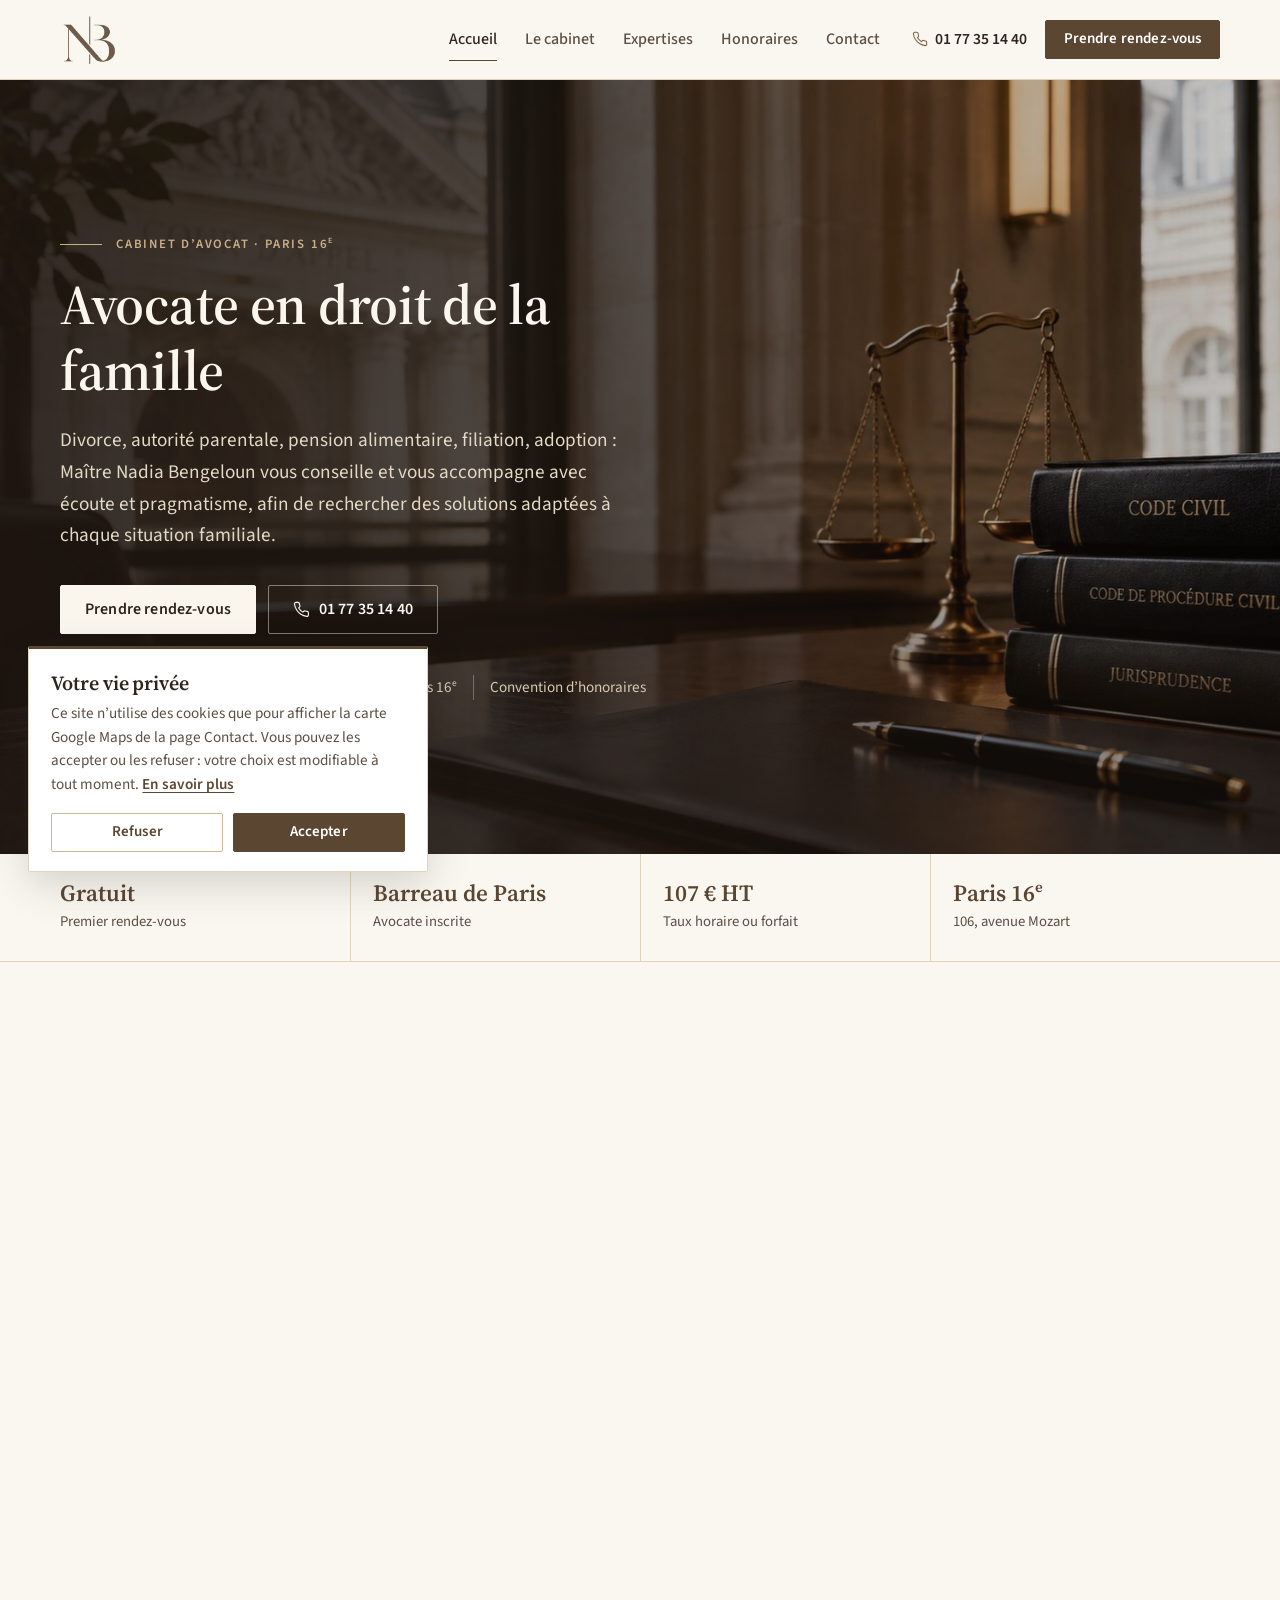
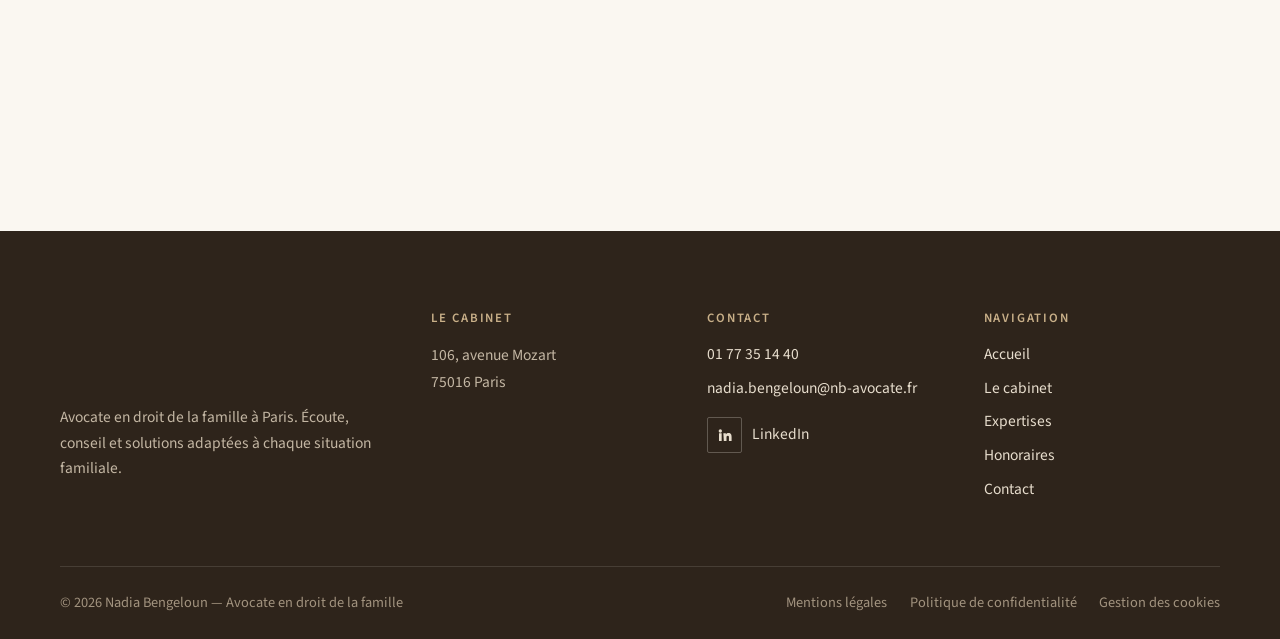
<file: index.html>
<!doctype html>
<html lang="fr">
<head>
  <meta charset="utf-8" />
  <meta name="viewport" content="width=device-width,initial-scale=1" />
  <meta http-equiv="Content-Security-Policy" content="default-src 'self'; script-src 'self'; style-src 'self'; img-src 'self' data:; font-src 'self'; connect-src 'self' https://formspree.io; form-action 'self' https://formspree.io; frame-src https://maps.google.com https://www.google.com; object-src 'none'; base-uri 'self'; upgrade-insecure-requests" />
  <meta name="referrer" content="strict-origin-when-cross-origin" />
  <title>Nadia Bengeloun — Avocate en droit de la famille à Paris</title>
  <meta name="description" content="Nadia Bengeloun, avocate en droit de la famille à Paris 16e : divorce, autorité parentale, pension alimentaire, filiation, adoption et protection des personnes. Premier rendez-vous gratuit." />
  <link rel="canonical" href="https://nb-avocate.fr/" />
  <meta property="og:type" content="website" />
  <meta property="og:title" content="Nadia Bengeloun — Avocate en droit de la famille à Paris" />
  <meta property="og:description" content="Nadia Bengeloun, avocate en droit de la famille à Paris 16e : divorce, autorité parentale, pension alimentaire, filiation, adoption et protection des personnes. Premier rendez-vous gratuit." />
  <meta property="og:image" content="https://nb-avocate.fr/Logo/home.jpg" />
  <meta name="theme-color" content="#f8f4ec" />
  <link rel="preload" href="fonts/source-serif-4.woff2" as="font" type="font/woff2" crossorigin>
  <link rel="preload" href="fonts/source-sans-3.woff2" as="font" type="font/woff2" crossorigin>
  <link rel="stylesheet" href="css/styles.css">
  <link rel="icon" type="image/png" href="Logo/favicon.png">
</head>
<body>
  <a class="skip-link" href="#contenu">Aller au contenu</a>
  <header class="site-header">
    <div class="wrap">
      <a class="brand" href="index.html" aria-label="Nadia Bengeloun, avocate — accueil">
        <img src="Logo/nb-mark.png" alt="" width="200" height="174">
      </a>
      <nav id="primary-navigation" class="nav" aria-label="Navigation principale">
        <a href="index.html" aria-current="page">Accueil</a><a href="about.html">Le cabinet</a><a href="practice.html">Expertises</a><a href="honoraires.html">Honoraires</a><a href="contact.html">Contact</a>
        <a class="btn btn--primary" href="contact.html">Prendre rendez-vous</a>
      </nav>
      <div class="header-actions">
        <a class="header-phone" href="tel:+33177351440" aria-label="Appeler le cabinet au 01 77 35 14 40"><svg viewBox="0 0 24 24" fill="none" stroke="currentColor" stroke-width="1.6" stroke-linecap="round" stroke-linejoin="round" aria-hidden="true"><path d="M22 16.92v3a2 2 0 0 1-2.18 2 19.79 19.79 0 0 1-8.63-3.07 19.5 19.5 0 0 1-6-6 19.79 19.79 0 0 1-3.07-8.67A2 2 0 0 1 4.11 2h3a2 2 0 0 1 2 1.72c.13.96.36 1.9.7 2.81a2 2 0 0 1-.45 2.11L8.09 9.91a16 16 0 0 0 6 6l1.27-1.27a2 2 0 0 1 2.11-.45c.91.34 1.850.57 2.81.7A2 2 0 0 1 22 16.92z"/></svg><span>01 77 35 14 40</span></a>
        <a class="btn btn--primary btn--sm" href="contact.html">Prendre rendez-vous</a>
        <button class="menu-toggle" type="button" aria-expanded="false" aria-controls="primary-navigation" aria-label="Ouvrir le menu"><span></span><span></span><span></span></button>
      </div>
    </div>
  </header>

  <main id="contenu">
    <section class="hero">
      <div class="hero-media" aria-hidden="true">
        <img src="Logo/home.jpg" alt="" width="1672" height="941" fetchpriority="high">
      </div>
      <div class="wrap">
        <div class="hero-copy">
          <p class="kicker"><span>Cabinet d’avocat · Paris 16<sup>e</sup></span></p>
          <h1>Avocate en droit de la famille</h1>
          <p class="lead">Divorce, autorité parentale, pension alimentaire, filiation, adoption&nbsp;: Maître Nadia Bengeloun vous conseille et vous accompagne avec écoute et pragmatisme, afin de rechercher des solutions adaptées à chaque situation familiale.</p>
          <div class="btn-row">
            <a class="btn btn--light" href="contact.html">Prendre rendez-vous</a>
            <a class="btn btn--outline-light" href="tel:+33177351440"><svg viewBox="0 0 24 24" fill="none" stroke="currentColor" stroke-width="1.6" stroke-linecap="round" stroke-linejoin="round" aria-hidden="true"><path d="M22 16.92v3a2 2 0 0 1-2.18 2 19.79 19.79 0 0 1-8.63-3.07 19.5 19.5 0 0 1-6-6 19.79 19.79 0 0 1-3.07-8.67A2 2 0 0 1 4.11 2h3a2 2 0 0 1 2 1.72c.13.96.36 1.9.7 2.81a2 2 0 0 1-.45 2.11L8.09 9.91a16 16 0 0 0 6 6l1.27-1.27a2 2 0 0 1 2.11-.45c.91.34 1.850.57 2.81.7A2 2 0 0 1 22 16.92z"/></svg>01 77 35 14 40</a>
          </div>
          <ul class="hero-facts">
            <li>Premier rendez-vous gratuit</li>
            <li>106, avenue Mozart, Paris 16<sup>e</sup></li>
            <li>Convention d’honoraires</li>
          </ul>
        </div>
      </div>
    </section>

    <section class="trust" aria-label="Le cabinet en bref">
      <div class="wrap reveal-group">
        <div class="trust-item reveal"><strong>Gratuit</strong><span>Premier rendez-vous</span></div>
        <div class="trust-item reveal"><strong>Barreau de Paris</strong><span>Avocate inscrite</span></div>
        <div class="trust-item reveal"><strong><span data-count="150">150</span>&nbsp;€&nbsp;HT</strong><span>Taux horaire ou forfait</span></div>
        <div class="trust-item reveal"><strong>Paris 16<sup>e</sup></strong><span>106, avenue Mozart</span></div>
      </div>
    </section>

    <section class="section" id="expertises">
      <div class="wrap">
        <div class="section-head reveal">
          <h2>Domaines d’intervention</h2>
          <p class="lead">Divorce, enfants, filiation, protection : chaque situation appelle une réponse juridique précise et une écoute attentive.</p>
        </div>
        <div class="expertise-grid reveal-group">
          <a class="expertise-card reveal" href="practice.html#divorce">
            <span class="card-num">01</span>
            <h3>Divorce &amp; séparation</h3>
            <p>Divorce par consentement mutuel ou divorce judiciaire, séparation des époux et règlement des conséquences personnelles et patrimoniales.</p>
            <span class="link-arrow">En savoir plus</span>
          </a>
          <a class="expertise-card reveal" href="practice.html#autorite-parentale">
            <span class="card-num">02</span>
            <h3>Autorité parentale &amp; résidence des enfants</h3>
            <p>Accompagnement dans les questions relatives à l’exercice de l’autorité parentale, à la résidence des enfants et au droit de visite et d’hébergement.</p>
            <span class="link-arrow">En savoir plus</span>
          </a>
          <a class="expertise-card reveal" href="practice.html#pension-alimentaire">
            <span class="card-num">03</span>
            <h3>Pension alimentaire &amp; contribution à l’entretien des enfants</h3>
            <p>Détermination, fixation ou révision de la contribution à l’entretien et à l’éducation des enfants.</p>
            <span class="link-arrow">En savoir plus</span>
          </a>
          <a class="expertise-card reveal" href="practice.html#filiation">
            <span class="card-num">04</span>
            <h3>Filiation</h3>
            <p>Accompagnement dans les procédures relatives à l’établissement ou à la contestation de la filiation.</p>
            <span class="link-arrow">En savoir plus</span>
          </a>
          <a class="expertise-card reveal" href="practice.html#protection">
            <span class="card-num">05</span>
            <h3>Protection des personnes</h3>
            <p>Accompagnement dans les situations de violences intrafamiliales et dans les procédures visant à assurer la protection des personnes concernées.</p>
            <span class="link-arrow">En savoir plus</span>
          </a>
          <a class="expertise-card reveal" href="practice.html#adoption">
            <span class="card-num">06</span>
            <h3>Adoption</h3>
            <p>Conseil et accompagnement dans les démarches et procédures relatives à l’adoption.</p>
            <span class="link-arrow">En savoir plus</span>
          </a>
        </div>
      </div>
    </section>

    <section class="section section--paper">
      <div class="wrap">
        <div class="section-head section-head--center reveal">
          <h2>Déroulement de l’accompagnement</h2>
        </div>
        <ol class="steps reveal-group">
          <li class="step reveal"><h3>Premier échange</h3><p>Un rendez-vous gratuit pour échanger sur votre situation, en toute confidentialité.</p></li>
          <li class="step reveal"><h3>Analyse</h3><p>Identification des principales problématiques juridiques et des options qui s’offrent à vous.</p></li>
          <li class="step reveal"><h3>Stratégie</h3><p>Définition des modalités d’accompagnement et d’une convention d’honoraires claire.</p></li>
          <li class="step reveal"><h3>Accompagnement</h3><p>Une information claire et un suivi attentif à chaque étape de votre dossier.</p></li>
        </ol>
      </div>
    </section>

    <section class="section section--dark">
      <div class="wrap about-split">
        <div class="reveal">
          <blockquote class="quote">Écouter, conseiller et rechercher des solutions adaptées à chaque situation familiale.</blockquote>
          <div class="quote-sign"><img src="Logo/nb-mark-light.png" alt="" width="200" height="174" loading="lazy"><div><strong>Nadia Bengeloun</strong><span>Avocate en droit de la famille</span></div></div>
        </div>
        <div class="reveal">
          <h2>Le cabinet</h2>
          <p class="lead">Nadia Bengeloun accompagne les familles avec écoute et pragmatisme afin de rechercher des solutions adaptées à chaque situation.</p>
          <ul class="values">
            <li><div><strong>Écoute</strong><span>Prendre le temps de comprendre votre histoire et vos priorités.</span></div></li>
            <li><div><strong>Pragmatisme</strong><span>Privilégier, lorsque cela est possible, la résolution efficace des différends.</span></div></li>
            <li><div><strong>Clarté</strong><span>Une communication claire et une information complète à chaque étape.</span></div></li>
          </ul>
          <a class="btn btn--outline-light" href="about.html">Découvrir le cabinet</a>
        </div>
      </div>
    </section>

    <section class="section">
      <div class="wrap">
        <div class="section-head section-head--center reveal">
          <h2>Honoraires</h2>
          <p class="lead">La transparence est au cœur de la relation entre l’avocat et son client.</p>
        </div>
        <div class="pricing reveal-group">
          <article class="price-card price-card--featured reveal">
            <span class="price-tag">Au temps passé</span>
            <h3>Honoraires au temps passé</h3>
            <p class="price"><b>150&nbsp;€</b><span>HT / heure</span></p>
            <p>Les diligences sont facturées au temps passé, sur la base d’un taux horaire de 150&nbsp;€&nbsp;HT.</p>
            <ul><li>Convention d’honoraires écrite</li><li>Modalités définies en toute transparence</li><li>Premier rendez-vous gratuit</li></ul>
          </article>
          <article class="price-card reveal">
            <span class="price-tag">Forfait</span>
            <h3>Honoraires forfaitaires</h3>
            <p class="price"><b>Sur mesure</b></p>
            <p>Un honoraire forfaitaire peut également être proposé en fonction de la nature du dossier.</p>
            <ul><li>Montant adapté à la nature du dossier</li><li>Convention d’honoraires écrite</li><li>Premier rendez-vous gratuit</li></ul>
          </article>
        </div>
        <p class="center-link reveal"><a class="link-arrow" href="honoraires.html">Tout savoir sur les honoraires</a></p>
      </div>
    </section>

    <section class="section section--paper">
      <div class="wrap faq-layout">
        <div class="section-head reveal">
          <h2>Questions fréquentes</h2>
          <p class="lead">Vous ne trouvez pas votre réponse ? Le plus simple est d’en parler directement.</p>
          <a class="link-arrow" href="contact.html">Poser une question</a>
        </div>
        <div class="faq reveal">
          <details open>
            <summary>Le premier rendez-vous est-il payant ?</summary>
            <div class="answer"><p>Non, le premier rendez-vous est gratuit. Il permet d’échanger sur votre situation, d’identifier les principales problématiques juridiques et de déterminer les modalités d’accompagnement.</p></div>
          </details>
          <details>
            <summary>Comment sont fixés les honoraires ?</summary>
            <div class="answer"><p>Les honoraires sont déterminés en fonction de la nature du dossier, de sa complexité et des diligences nécessaires. Ils sont facturés au temps passé (150&nbsp;€&nbsp;HT de l’heure) ou au forfait, et font l’objet d’une convention d’honoraires.</p></div>
          </details>
          <details>
            <summary>Quels frais peuvent s’ajouter aux honoraires ?</summary>
            <div class="answer"><p>Les frais annexes (huissiers, postulation, frais de débours et dépens) restent à la charge du client.</p></div>
          </details>
          <details>
            <summary>Comment prendre rendez-vous ?</summary>
            <div class="answer"><p>Vous pouvez remplir le <a href="contact.html">formulaire de contact</a>, appeler le cabinet au <a href="tel:+33177351440">01 77 35 14 40</a> ou écrire à <a href="mailto:nadia.bengeloun@nb-avocate.fr">nadia.bengeloun@nb-avocate.fr</a>.</p></div>
          </details>
          <details>
            <summary>Où se situe le cabinet ?</summary>
            <div class="answer"><p>Le cabinet est situé au 106, avenue Mozart, 75016 Paris.</p></div>
          </details>
        </div>
      </div>
    </section>

    <section class="section">
      <div class="wrap">
        <div class="cta-band reveal">
          <h2>Prendre rendez-vous</h2>
          <p>Le premier rendez-vous est gratuit. Il permet d’échanger sur votre situation et de déterminer les modalités d’accompagnement.</p>
          <div class="btn-row">
            <a class="btn btn--light" href="contact.html">Nous contacter</a>
            <a class="btn btn--outline-light" href="tel:+33177351440"><svg viewBox="0 0 24 24" fill="none" stroke="currentColor" stroke-width="1.6" stroke-linecap="round" stroke-linejoin="round" aria-hidden="true"><path d="M22 16.92v3a2 2 0 0 1-2.18 2 19.79 19.79 0 0 1-8.63-3.07 19.5 19.5 0 0 1-6-6 19.79 19.79 0 0 1-3.07-8.67A2 2 0 0 1 4.11 2h3a2 2 0 0 1 2 1.72c.13.96.36 1.9.7 2.81a2 2 0 0 1-.45 2.11L8.09 9.91a16 16 0 0 0 6 6l1.27-1.27a2 2 0 0 1 2.11-.45c.91.34 1.850.57 2.81.7A2 2 0 0 1 22 16.92z"/></svg>01 77 35 14 40</a>
          </div>
        </div>
      </div>
    </section>
  </main>

  <footer class="site-footer">
    <div class="wrap">
      <div class="footer-grid">
        <div class="footer-brand">
          <img src="Logo/logo-full-light.png" alt="Nadia Bengeloun" width="560" height="238" loading="lazy">
          <p>Avocate en droit de la famille à Paris. Écoute, conseil et solutions adaptées à chaque situation familiale.</p>
        </div>
        <div>
          <h2>Le cabinet</h2>
          <address>106, avenue Mozart<br>75016 Paris</address>
        </div>
        <div>
          <h2>Contact</h2>
          <ul class="footer-links">
            <li><a href="tel:+33177351440">01 77 35 14 40</a></li>
            <li><a href="mailto:nadia.bengeloun@nb-avocate.fr">nadia.bengeloun@nb-avocate.fr</a></li>
          </ul>
          <a class="social" href="https://www.linkedin.com/in/nadia-bengeloun-55461019a/" target="_blank" rel="noopener noreferrer" aria-label="Profil LinkedIn de Nadia Bengeloun (nouvel onglet)"><span><svg viewBox="0 0 24 24" fill="none" stroke="currentColor" stroke-width="1.6" stroke-linecap="round" stroke-linejoin="round" aria-hidden="true"><path fill="currentColor" stroke="none" d="M4.98 3.5a2.5 2.5 0 1 1 0 5 2.5 2.5 0 0 1 0-5zM3 9.5h4V21H3zM9.5 9.5h3.8v1.6h.05c.53-1 1.83-2.05 3.770-2.05 4.03 0 4.78 2.65 4.78 6.1V21h-4v-5.1c0-1.22-.02-2.78-1.7-2.78-1.7 0-1.96 1.33-1.96 2.7V21h-4z"/></svg></span>LinkedIn</a>
        </div>
        <div>
          <h2>Navigation</h2>
          <ul class="footer-links"><li><a href="index.html">Accueil</a></li><li><a href="about.html">Le cabinet</a></li><li><a href="practice.html">Expertises</a></li><li><a href="honoraires.html">Honoraires</a></li><li><a href="contact.html">Contact</a></li></ul>
        </div>
      </div>
      <div class="footer-bottom">
        <span>&copy; <span id="year">2026</span> Nadia Bengeloun — Avocate en droit de la famille</span>
        <nav class="legal-links" aria-label="Informations légales"><a href="mentions-legales.html">Mentions légales</a><a href="politique-de-confidentialite.html">Politique de confidentialité</a><button class="cookie-settings" type="button" data-cookie-settings>Gestion des cookies</button></nav>
      </div>
    </div>
  </footer>

  <div class="mobile-cta">
    <a class="btn btn--ghost" href="tel:+33177351440"><svg viewBox="0 0 24 24" fill="none" stroke="currentColor" stroke-width="1.6" stroke-linecap="round" stroke-linejoin="round" aria-hidden="true"><path d="M22 16.92v3a2 2 0 0 1-2.18 2 19.79 19.79 0 0 1-8.63-3.07 19.5 19.5 0 0 1-6-6 19.79 19.79 0 0 1-3.07-8.67A2 2 0 0 1 4.11 2h3a2 2 0 0 1 2 1.72c.13.96.36 1.9.7 2.81a2 2 0 0 1-.45 2.11L8.09 9.91a16 16 0 0 0 6 6l1.27-1.27a2 2 0 0 1 2.11-.45c.91.34 1.850.57 2.81.7A2 2 0 0 1 22 16.92z"/></svg>Appeler</a>
    <a class="btn btn--primary" href="contact.html"><svg viewBox="0 0 24 24" fill="none" stroke="currentColor" stroke-width="1.6" stroke-linecap="round" stroke-linejoin="round" aria-hidden="true"><rect x="3" y="4.5" width="18" height="16" rx="2"/><path d="M3 9.5h18M8 2.5v4M16 2.5v4"/><path d="m9 15 2 2 4-4"/></svg>Rendez-vous</a>
  </div>

  <script src="js/consent.js" defer></script>
  <script src="js/site.js" defer></script>
</body>
</html>
</file>
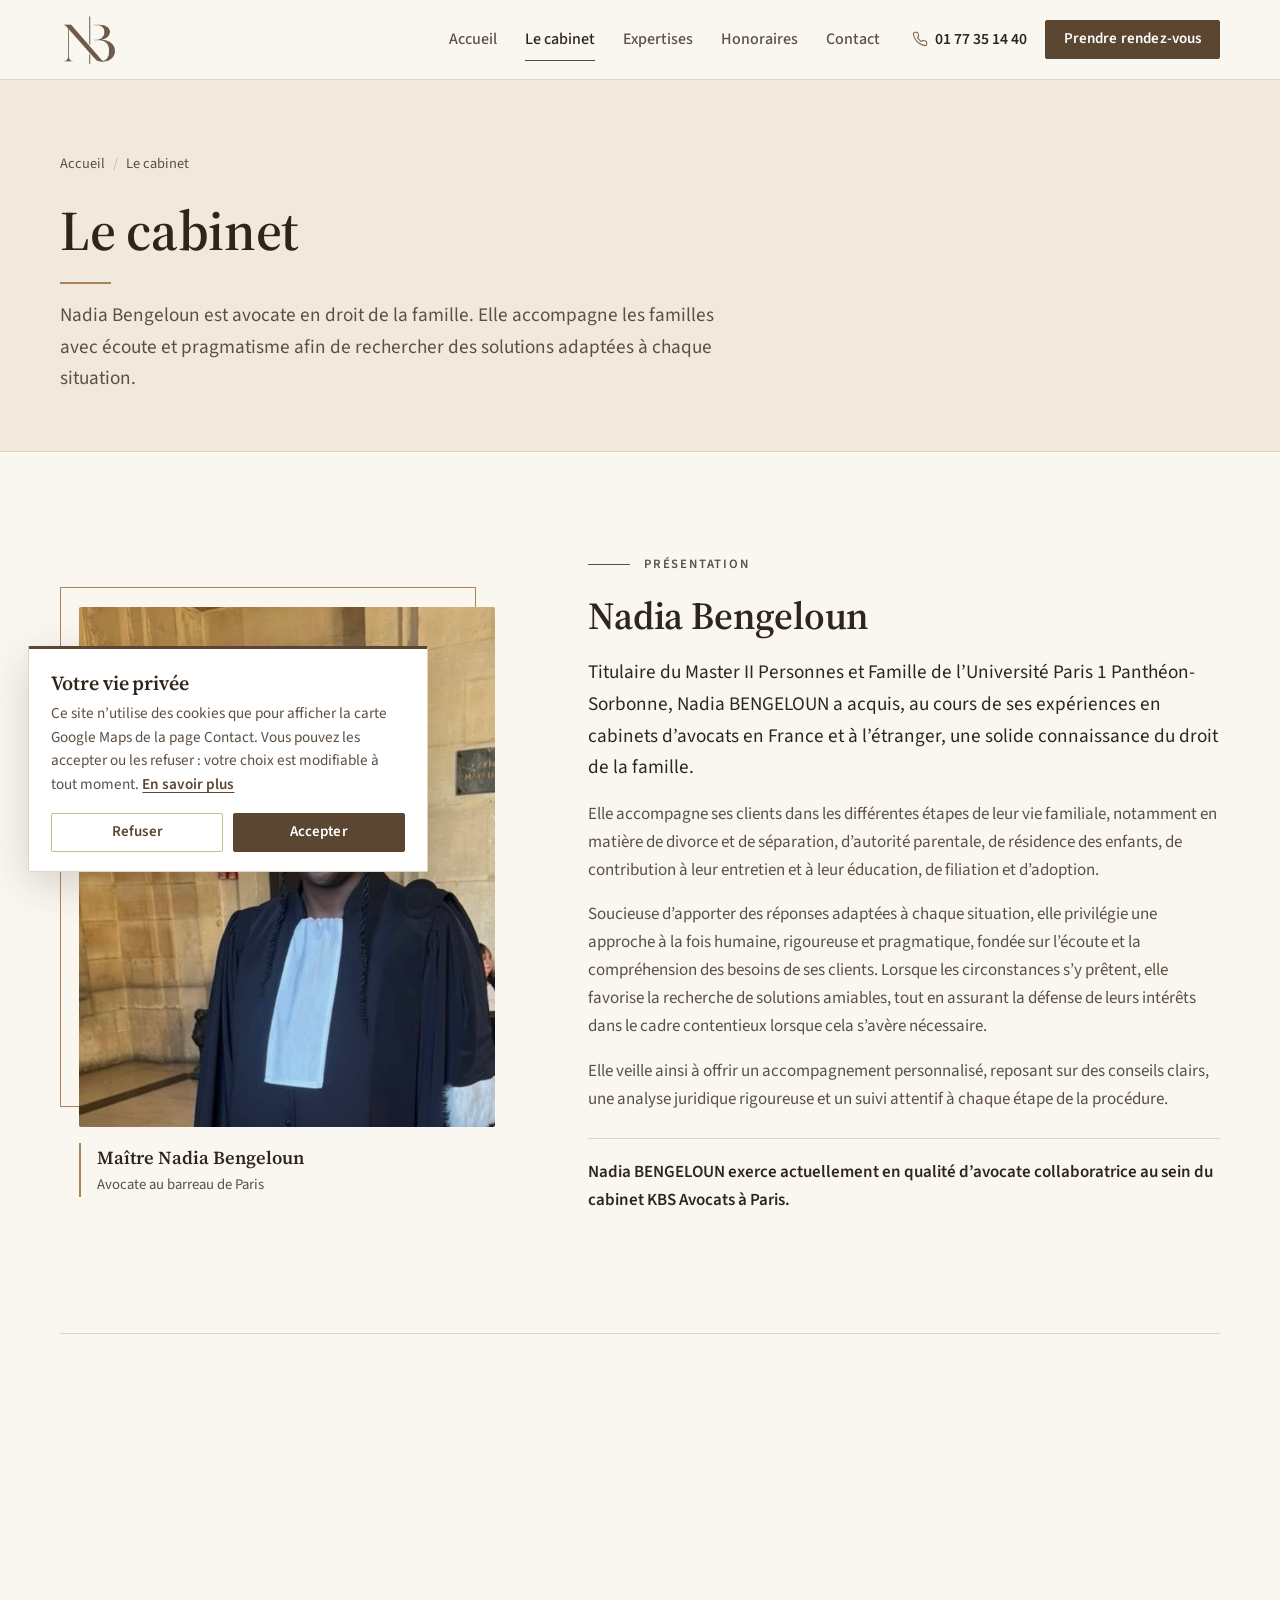
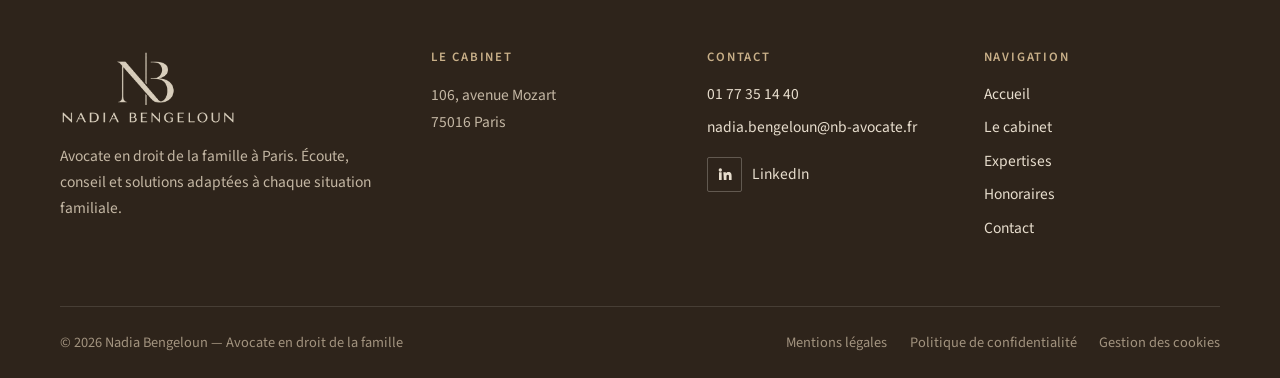
<file: about.html>
<!doctype html>
<html lang="fr">
<head>
  <meta charset="utf-8" />
  <meta name="viewport" content="width=device-width,initial-scale=1" />
  <meta http-equiv="Content-Security-Policy" content="default-src 'self'; script-src 'self'; style-src 'self'; img-src 'self' data:; font-src 'self'; connect-src 'self' https://formspree.io; form-action 'self' https://formspree.io; frame-src https://maps.google.com https://www.google.com; object-src 'none'; base-uri 'self'; upgrade-insecure-requests" />
  <meta name="referrer" content="strict-origin-when-cross-origin" />
  <title>Le cabinet — Nadia Bengeloun, avocate en droit de la famille</title>
  <meta name="description" content="Nadia Bengeloun accompagne les familles avec écoute et pragmatisme afin de rechercher des solutions adaptées à chaque situation. Cabinet à Paris 16e." />
  <link rel="canonical" href="https://nb-avocate.fr/about.html" />
  <meta property="og:type" content="website" />
  <meta property="og:title" content="Le cabinet — Nadia Bengeloun, avocate en droit de la famille" />
  <meta property="og:description" content="Nadia Bengeloun accompagne les familles avec écoute et pragmatisme afin de rechercher des solutions adaptées à chaque situation. Cabinet à Paris 16e." />
  <meta property="og:image" content="https://nb-avocate.fr/Logo/home.jpg" />
  <meta name="theme-color" content="#f8f4ec" />
  <link rel="preload" href="fonts/source-serif-4.woff2" as="font" type="font/woff2" crossorigin>
  <link rel="preload" href="fonts/source-sans-3.woff2" as="font" type="font/woff2" crossorigin>
  <link rel="stylesheet" href="css/styles.css">
  <link rel="icon" type="image/png" href="Logo/favicon.png">
</head>
<body>
  <a class="skip-link" href="#contenu">Aller au contenu</a>
  <header class="site-header">
    <div class="wrap">
      <a class="brand" href="index.html" aria-label="Nadia Bengeloun, avocate — accueil">
        <img src="Logo/nb-mark.png" alt="" width="200" height="174">
      </a>
      <nav id="primary-navigation" class="nav" aria-label="Navigation principale">
        <a href="index.html">Accueil</a><a href="about.html" aria-current="page">Le cabinet</a><a href="practice.html">Expertises</a><a href="honoraires.html">Honoraires</a><a href="contact.html">Contact</a>
        <a class="btn btn--primary" href="contact.html">Prendre rendez-vous</a>
      </nav>
      <div class="header-actions">
        <a class="header-phone" href="tel:+33177351440" aria-label="Appeler le cabinet au 01 77 35 14 40"><svg viewBox="0 0 24 24" fill="none" stroke="currentColor" stroke-width="1.6" stroke-linecap="round" stroke-linejoin="round" aria-hidden="true"><path d="M22 16.92v3a2 2 0 0 1-2.18 2 19.79 19.79 0 0 1-8.63-3.07 19.5 19.5 0 0 1-6-6 19.79 19.79 0 0 1-3.07-8.67A2 2 0 0 1 4.11 2h3a2 2 0 0 1 2 1.72c.13.96.36 1.9.7 2.81a2 2 0 0 1-.45 2.11L8.09 9.91a16 16 0 0 0 6 6l1.27-1.27a2 2 0 0 1 2.11-.45c.91.34 1.850.57 2.81.7A2 2 0 0 1 22 16.92z"/></svg><span>01 77 35 14 40</span></a>
        <a class="btn btn--primary btn--sm" href="contact.html">Prendre rendez-vous</a>
        <button class="menu-toggle" type="button" aria-expanded="false" aria-controls="primary-navigation" aria-label="Ouvrir le menu"><span></span><span></span><span></span></button>
      </div>
    </div>
  </header>

  <main id="contenu">
    <section class="page-hero">
      <div class="wrap">
        <ol class="breadcrumb" aria-label="Fil d’Ariane"><li><a href="index.html">Accueil</a></li><li aria-current="page">Le cabinet</li></ol>
        <h1>Le cabinet</h1>
        <p class="lead">Nadia Bengeloun est avocate en droit de la famille. Elle accompagne les familles avec écoute et pragmatisme afin de rechercher des solutions adaptées à chaque situation.</p>
      </div>
    </section>

    <section class="section">
      <div class="wrap bio">
        <figure class="bio-photo reveal">
          <div class="bio-frame"><img src="Logo/Photo_profil.jpg" alt="Maître Nadia Bengeloun en robe d’avocate" width="498" height="750" loading="lazy"></div>
          <figcaption><strong>Maître Nadia Bengeloun</strong><span>Avocate au barreau de Paris</span></figcaption>
        </figure>
        <div class="bio-text reveal">
          <p class="kicker">Présentation</p>
          <h2>Nadia Bengeloun</h2>
          <p class="lead">Titulaire du Master II Personnes et Famille de l’Université Paris 1 Panthéon-Sorbonne, Nadia BENGELOUN a acquis, au cours de ses expériences en cabinets d’avocats en France et à l’étranger, une solide connaissance du droit de la famille.</p>
          <p>Elle accompagne ses clients dans les différentes étapes de leur vie familiale, notamment en matière de divorce et de séparation, d’autorité parentale, de résidence des enfants, de contribution à leur entretien et à leur éducation, de filiation et d’adoption.</p>
          <p>Soucieuse d’apporter des réponses adaptées à chaque situation, elle privilégie une approche à la fois humaine, rigoureuse et pragmatique, fondée sur l’écoute et la compréhension des besoins de ses clients. Lorsque les circonstances s’y prêtent, elle favorise la recherche de solutions amiables, tout en assurant la défense de leurs intérêts dans le cadre contentieux lorsque cela s’avère nécessaire.</p>
          <p>Elle veille ainsi à offrir un accompagnement personnalisé, reposant sur des conseils clairs, une analyse juridique rigoureuse et un suivi attentif à chaque étape de la procédure.</p>
          <p class="bio-current">Nadia BENGELOUN exerce actuellement en qualité d’avocate collaboratrice au sein du cabinet KBS Avocats à Paris.</p>
        </div>
      </div>
    </section>

    <section class="section section--flush">
      <div class="wrap two-col">
        <div class="prose reveal">
          <h2>Notre approche</h2>
          <p class="lead">Nous privilégions une communication claire, l’information de nos clients et, lorsque cela est possible, la résolution efficace des différends.</p>
          <p>Les questions familiales touchent à ce que chacun a de plus personnel. Chaque dossier est donc abordé avec attention, en tenant compte de votre histoire, de vos priorités et, le cas échéant, de l’intérêt de vos enfants.</p>
          <h2>Nos engagements</h2>
          <ul class="values values--light">
            <li><div><strong>Écoute</strong><span>Comprendre votre situation dans sa globalité avant de vous conseiller.</span></div></li>
            <li><div><strong>Pragmatisme</strong><span>Rechercher la solution la plus adaptée, amiable lorsque cela est possible.</span></div></li>
            <li><div><strong>Clarté</strong><span>Vous informer à chaque étape, dans un langage compréhensible.</span></div></li>
            <li><div><strong>Transparence</strong><span>Des honoraires définis ensemble dans une convention d’honoraires.</span></div></li>
          </ul>
        </div>
        <aside class="aside-card reveal">
          <img src="Logo/nb-mark-light.png" alt="" width="200" height="174" loading="lazy">
          <h3>Premier rendez-vous gratuit</h3>
          <p>Il permet d’échanger sur votre situation, d’identifier les principales problématiques juridiques et de déterminer les modalités d’accompagnement.</p>
          <div class="contact-lines">
            <a href="tel:+33177351440">01 77 35 14 40</a>
            <a href="mailto:nadia.bengeloun@nb-avocate.fr">nadia.bengeloun@nb-avocate.fr</a>
            <span>106, avenue Mozart, 75016 Paris</span>
          </div>
          <a class="btn btn--light" href="contact.html">Nous contacter</a>
        </aside>
      </div>
    </section>

    <section class="section section--paper">
      <div class="wrap">
        <div class="section-head section-head--center reveal">
          <h2>Déroulement de l’accompagnement</h2>
        </div>
        <ol class="steps reveal-group">
          <li class="step reveal"><h3>Premier échange</h3><p>Un rendez-vous gratuit pour échanger sur votre situation, en toute confidentialité.</p></li>
          <li class="step reveal"><h3>Analyse</h3><p>Identification des principales problématiques juridiques et des options qui s’offrent à vous.</p></li>
          <li class="step reveal"><h3>Stratégie</h3><p>Définition des modalités d’accompagnement et d’une convention d’honoraires claire.</p></li>
          <li class="step reveal"><h3>Accompagnement</h3><p>Une information claire et un suivi attentif à chaque étape de votre dossier.</p></li>
        </ol>
      </div>
    </section>

    <section class="section">
      <div class="wrap">
        <div class="cta-band reveal">
          <h2>Prendre rendez-vous</h2>
          <p>Le premier rendez-vous est gratuit. Il permet d’échanger sur votre situation et de déterminer les modalités d’accompagnement.</p>
          <div class="btn-row">
            <a class="btn btn--light" href="contact.html">Nous contacter</a>
            <a class="btn btn--outline-light" href="tel:+33177351440"><svg viewBox="0 0 24 24" fill="none" stroke="currentColor" stroke-width="1.6" stroke-linecap="round" stroke-linejoin="round" aria-hidden="true"><path d="M22 16.92v3a2 2 0 0 1-2.18 2 19.79 19.79 0 0 1-8.63-3.07 19.5 19.5 0 0 1-6-6 19.79 19.79 0 0 1-3.07-8.67A2 2 0 0 1 4.11 2h3a2 2 0 0 1 2 1.72c.13.96.36 1.9.7 2.81a2 2 0 0 1-.45 2.11L8.09 9.91a16 16 0 0 0 6 6l1.27-1.27a2 2 0 0 1 2.11-.45c.91.34 1.850.57 2.81.7A2 2 0 0 1 22 16.92z"/></svg>01 77 35 14 40</a>
          </div>
        </div>
      </div>
    </section>
  </main>

  <footer class="site-footer">
    <div class="wrap">
      <div class="footer-grid">
        <div class="footer-brand">
          <img src="Logo/logo-full-light.png" alt="Nadia Bengeloun" width="560" height="238" loading="lazy">
          <p>Avocate en droit de la famille à Paris. Écoute, conseil et solutions adaptées à chaque situation familiale.</p>
        </div>
        <div>
          <h2>Le cabinet</h2>
          <address>106, avenue Mozart<br>75016 Paris</address>
        </div>
        <div>
          <h2>Contact</h2>
          <ul class="footer-links">
            <li><a href="tel:+33177351440">01 77 35 14 40</a></li>
            <li><a href="mailto:nadia.bengeloun@nb-avocate.fr">nadia.bengeloun@nb-avocate.fr</a></li>
          </ul>
          <a class="social" href="https://www.linkedin.com/in/nadia-bengeloun-55461019a/" target="_blank" rel="noopener noreferrer" aria-label="Profil LinkedIn de Nadia Bengeloun (nouvel onglet)"><span><svg viewBox="0 0 24 24" fill="none" stroke="currentColor" stroke-width="1.6" stroke-linecap="round" stroke-linejoin="round" aria-hidden="true"><path fill="currentColor" stroke="none" d="M4.98 3.5a2.5 2.5 0 1 1 0 5 2.5 2.5 0 0 1 0-5zM3 9.5h4V21H3zM9.5 9.5h3.8v1.6h.05c.53-1 1.83-2.05 3.770-2.05 4.03 0 4.78 2.65 4.78 6.1V21h-4v-5.1c0-1.22-.02-2.78-1.7-2.78-1.7 0-1.96 1.33-1.96 2.7V21h-4z"/></svg></span>LinkedIn</a>
        </div>
        <div>
          <h2>Navigation</h2>
          <ul class="footer-links"><li><a href="index.html">Accueil</a></li><li><a href="about.html">Le cabinet</a></li><li><a href="practice.html">Expertises</a></li><li><a href="honoraires.html">Honoraires</a></li><li><a href="contact.html">Contact</a></li></ul>
        </div>
      </div>
      <div class="footer-bottom">
        <span>&copy; <span id="year">2026</span> Nadia Bengeloun — Avocate en droit de la famille</span>
        <nav class="legal-links" aria-label="Informations légales"><a href="mentions-legales.html">Mentions légales</a><a href="politique-de-confidentialite.html">Politique de confidentialité</a><button class="cookie-settings" type="button" data-cookie-settings>Gestion des cookies</button></nav>
      </div>
    </div>
  </footer>

  <div class="mobile-cta">
    <a class="btn btn--ghost" href="tel:+33177351440"><svg viewBox="0 0 24 24" fill="none" stroke="currentColor" stroke-width="1.6" stroke-linecap="round" stroke-linejoin="round" aria-hidden="true"><path d="M22 16.92v3a2 2 0 0 1-2.18 2 19.79 19.79 0 0 1-8.63-3.07 19.5 19.5 0 0 1-6-6 19.79 19.79 0 0 1-3.07-8.67A2 2 0 0 1 4.11 2h3a2 2 0 0 1 2 1.72c.13.96.36 1.9.7 2.81a2 2 0 0 1-.45 2.11L8.09 9.91a16 16 0 0 0 6 6l1.27-1.27a2 2 0 0 1 2.11-.45c.91.34 1.850.57 2.81.7A2 2 0 0 1 22 16.92z"/></svg>Appeler</a>
    <a class="btn btn--primary" href="contact.html"><svg viewBox="0 0 24 24" fill="none" stroke="currentColor" stroke-width="1.6" stroke-linecap="round" stroke-linejoin="round" aria-hidden="true"><rect x="3" y="4.5" width="18" height="16" rx="2"/><path d="M3 9.5h18M8 2.5v4M16 2.5v4"/><path d="m9 15 2 2 4-4"/></svg>Rendez-vous</a>
  </div>

  <script src="js/consent.js" defer></script>
  <script src="js/site.js" defer></script>
</body>
</html>
</file>
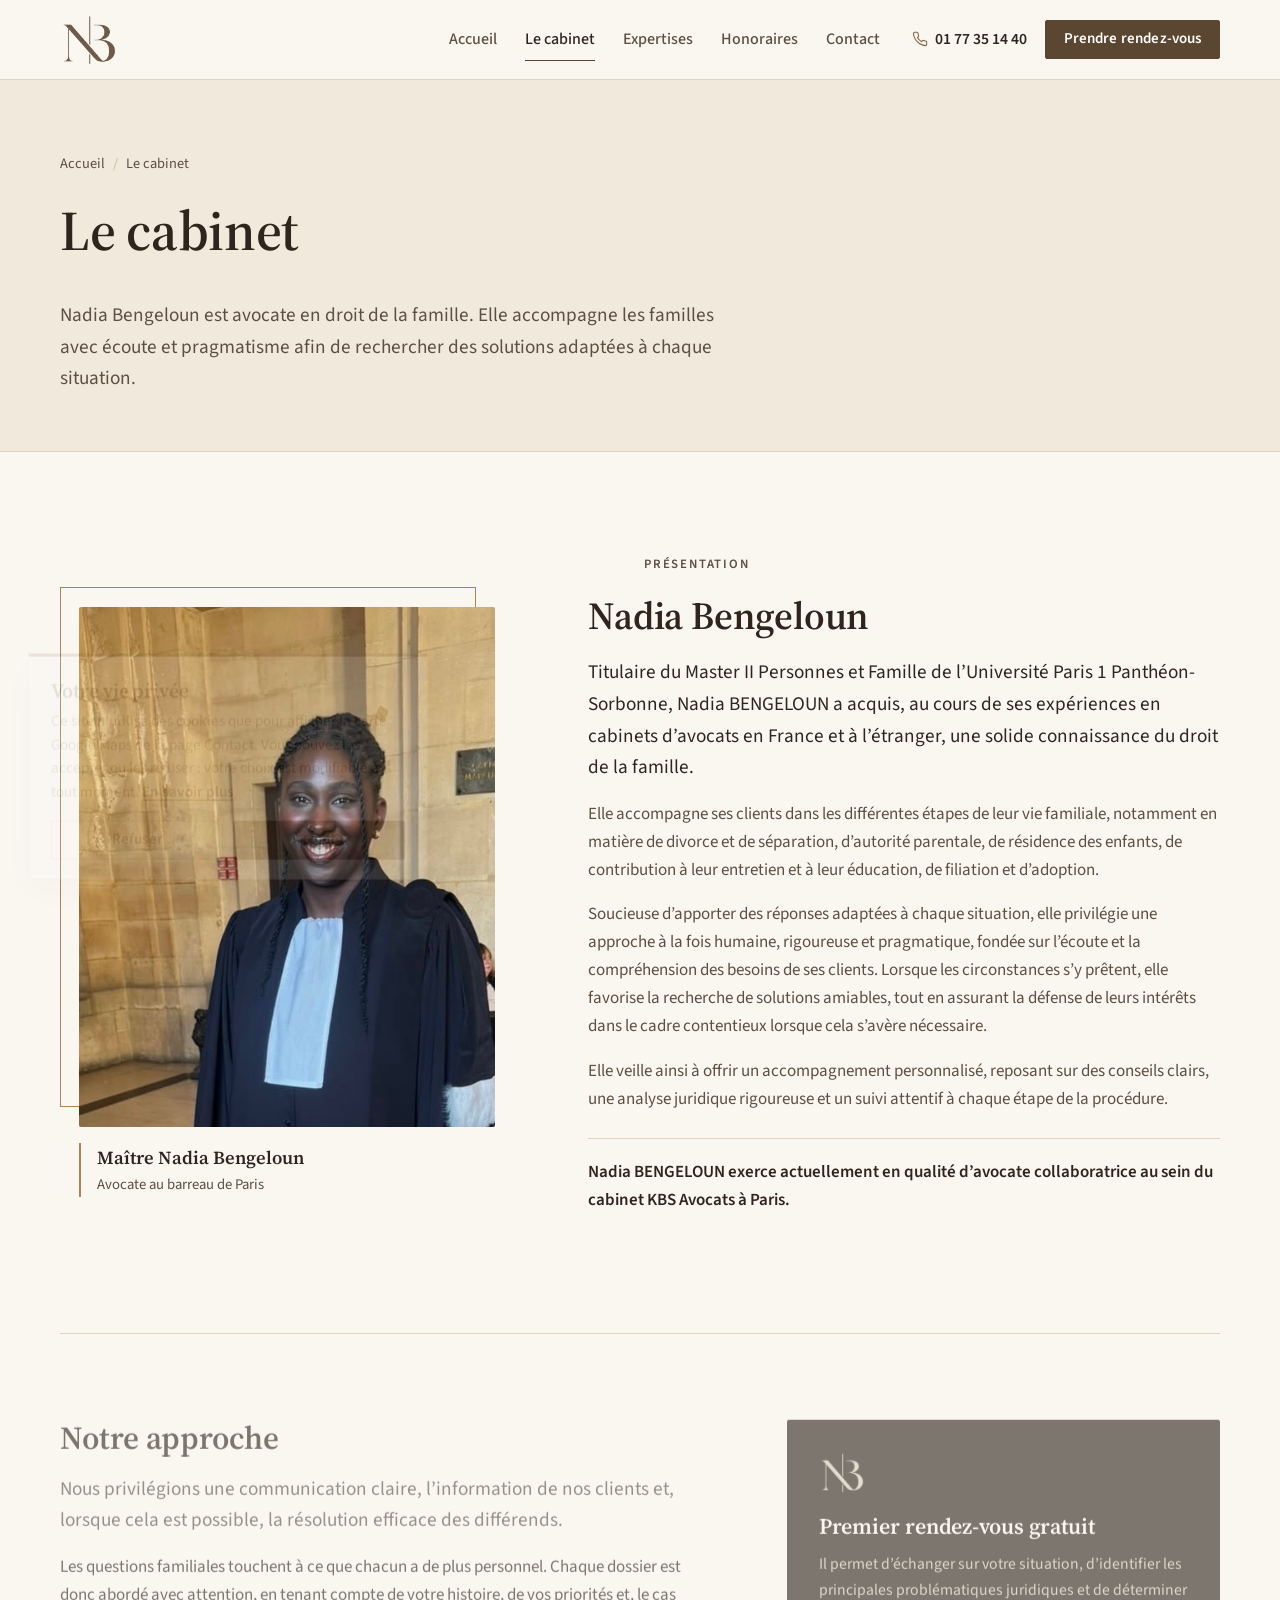
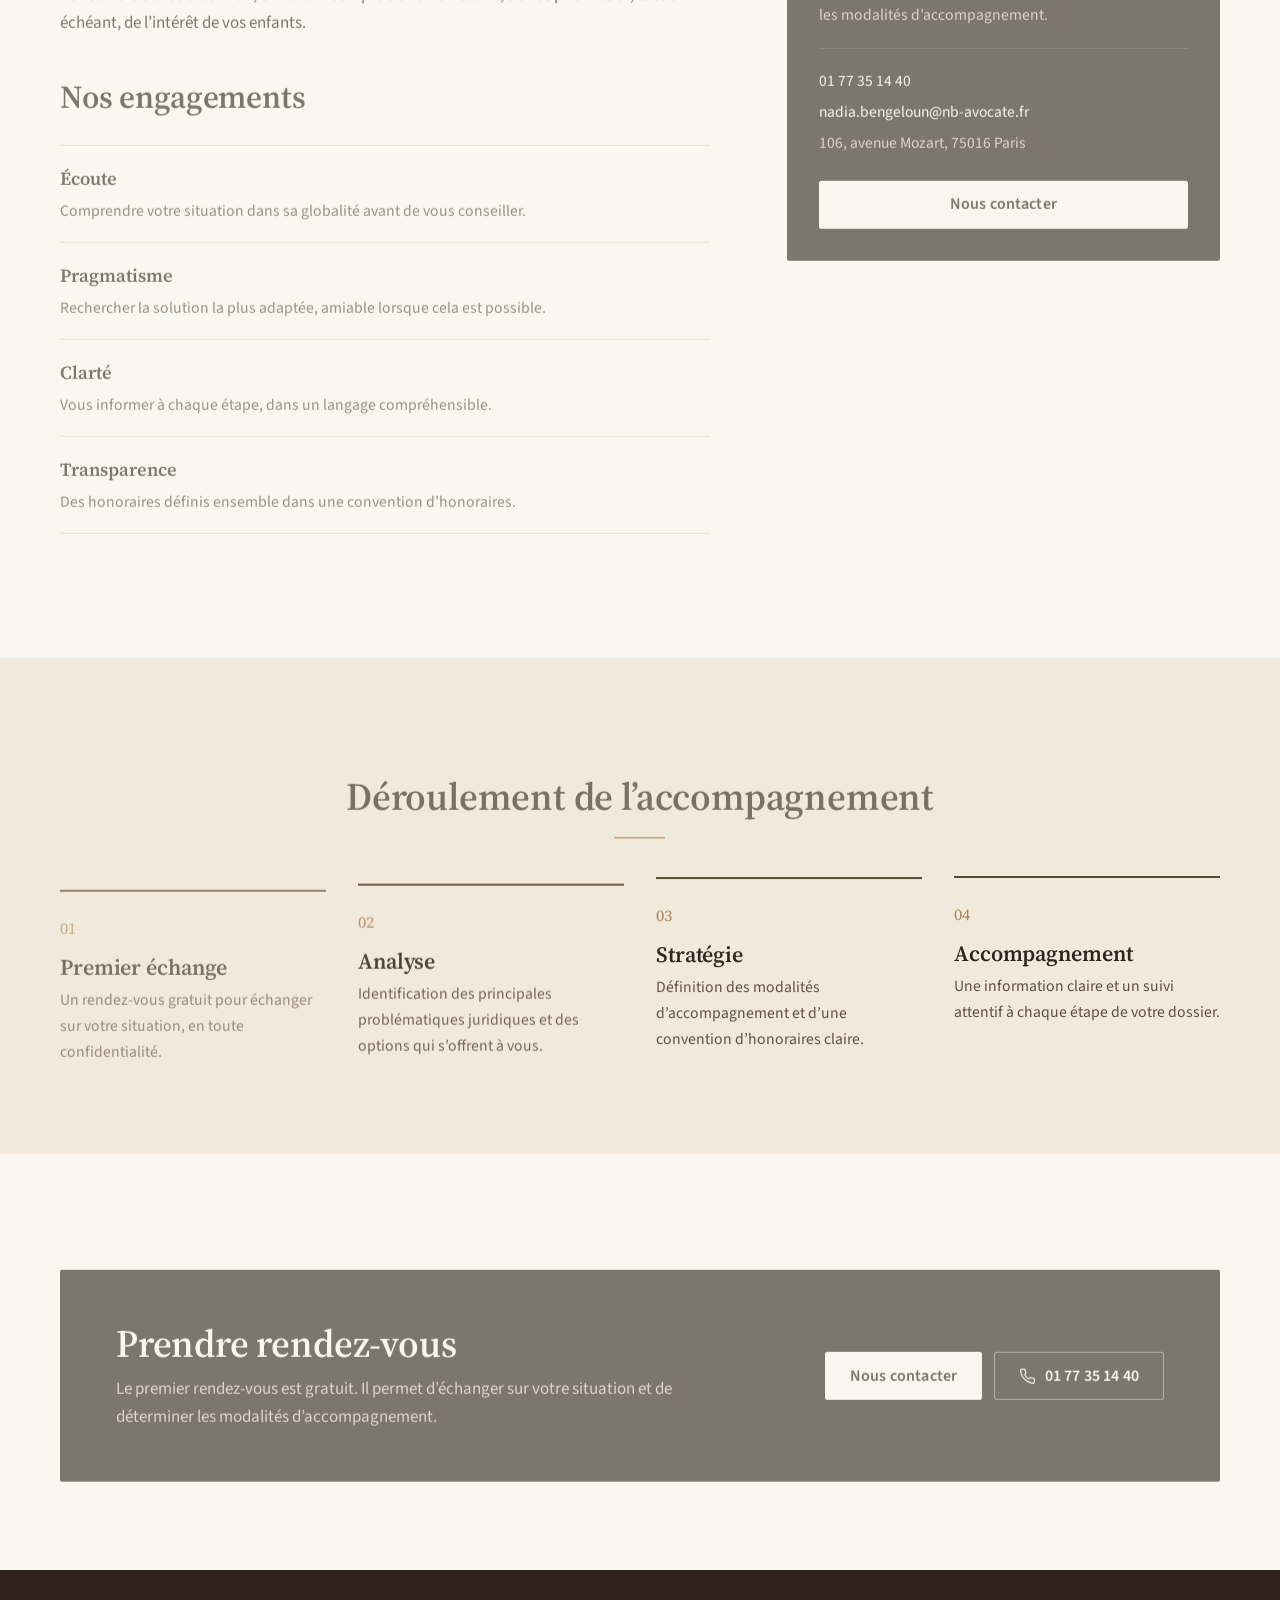
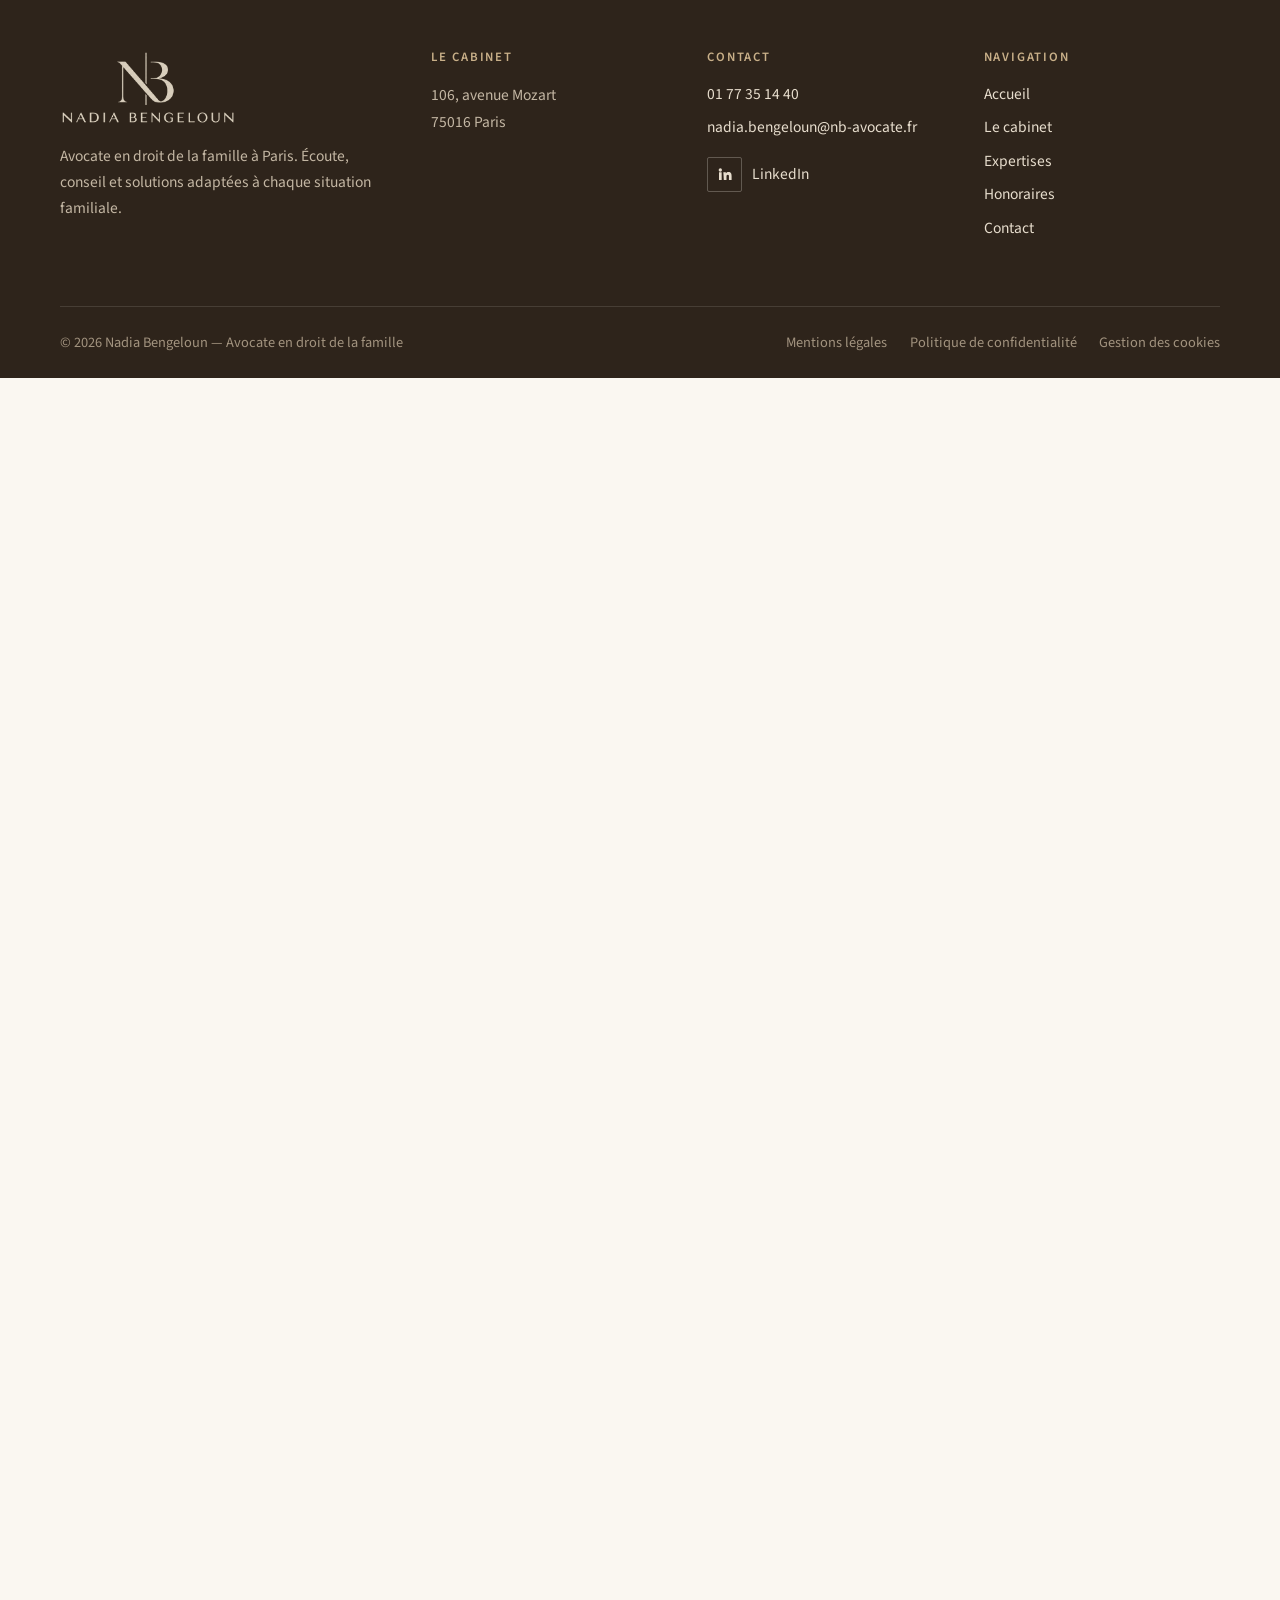
<file: attorneys.html>
<!doctype html>
<html lang="fr">
<head>
  <meta charset="utf-8" />
  <title>Le cabinet — Nadia Bengeloun</title>
  <meta http-equiv="refresh" content="0; url=about.html" />
  <link rel="canonical" href="https://nb-avocate.fr/about.html" />
  <meta name="robots" content="noindex" />
</head>
<body>
  <p>Cette page a été déplacée : <a href="about.html">Le cabinet</a>.</p>
</body>
</html>
</file>
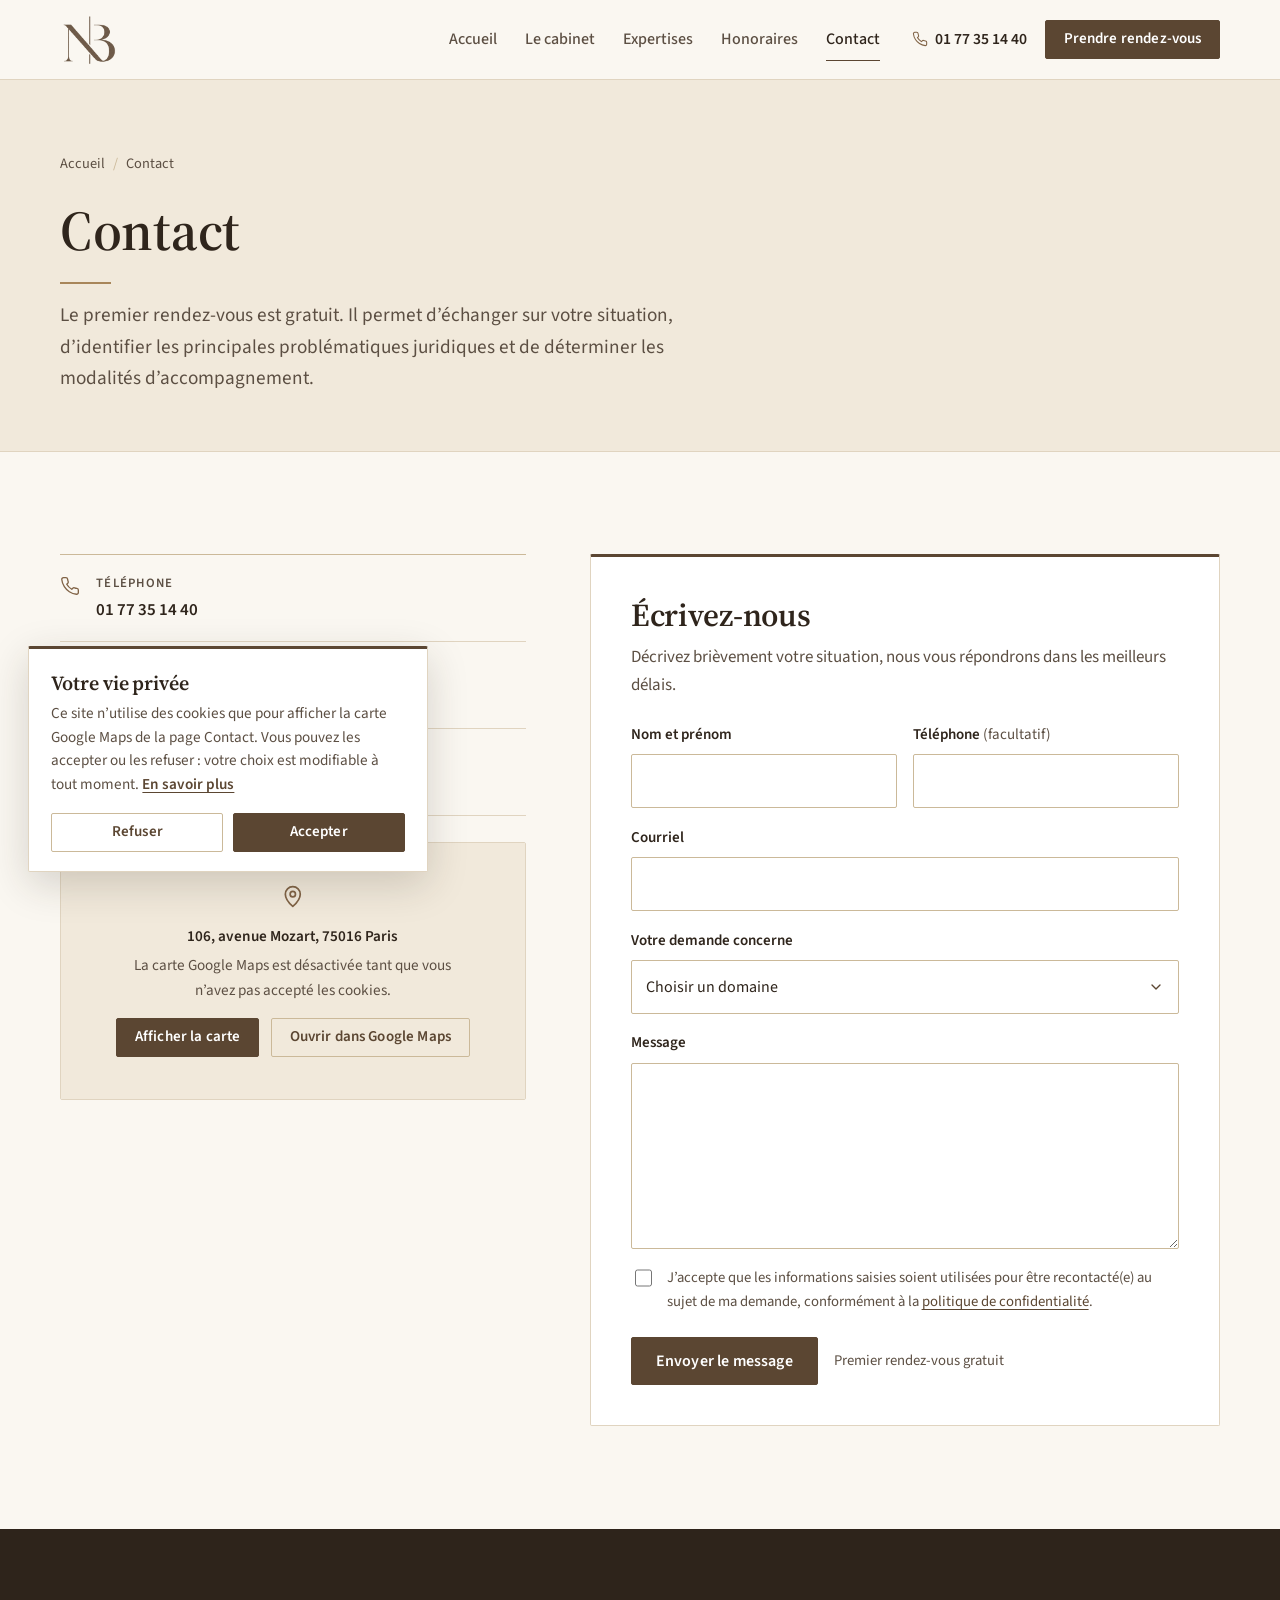
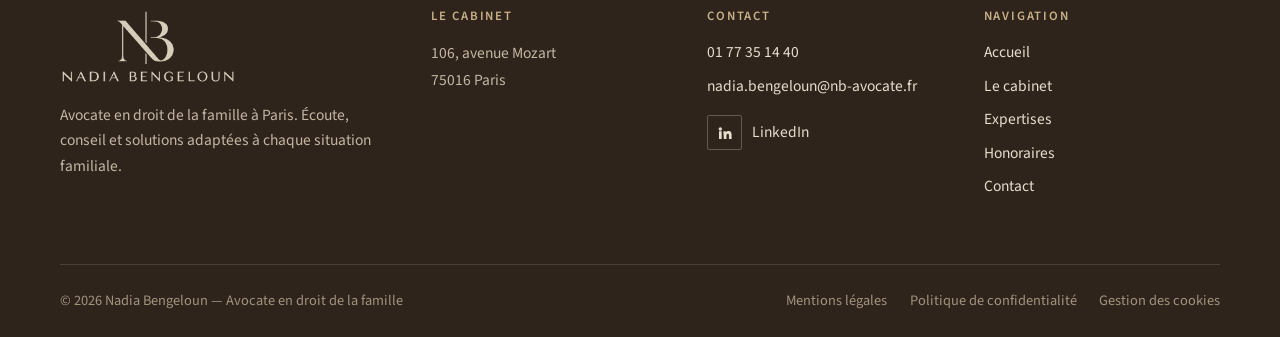
<file: contact.html>
<!doctype html>
<html lang="fr">
<head>
  <meta charset="utf-8" />
  <meta name="viewport" content="width=device-width,initial-scale=1" />
  <meta http-equiv="Content-Security-Policy" content="default-src 'self'; script-src 'self'; style-src 'self'; img-src 'self' data:; font-src 'self'; connect-src 'self' https://formspree.io; form-action 'self' https://formspree.io; frame-src https://maps.google.com https://www.google.com; object-src 'none'; base-uri 'self'; upgrade-insecure-requests" />
  <meta name="referrer" content="strict-origin-when-cross-origin" />
  <title>Contact — Nadia Bengeloun, avocate en droit de la famille</title>
  <meta name="description" content="Prenez rendez-vous avec Nadia Bengeloun, avocate en droit de la famille à Paris 16e. Premier rendez-vous gratuit. Tél. 01 77 35 14 40." />
  <link rel="canonical" href="https://nb-avocate.fr/contact.html" />
  <meta property="og:type" content="website" />
  <meta property="og:title" content="Contact — Nadia Bengeloun, avocate en droit de la famille" />
  <meta property="og:description" content="Prenez rendez-vous avec Nadia Bengeloun, avocate en droit de la famille à Paris 16e. Premier rendez-vous gratuit. Tél. 01 77 35 14 40." />
  <meta property="og:image" content="https://nb-avocate.fr/Logo/home.jpg" />
  <meta name="theme-color" content="#f8f4ec" />
  <link rel="preload" href="fonts/source-serif-4.woff2" as="font" type="font/woff2" crossorigin>
  <link rel="preload" href="fonts/source-sans-3.woff2" as="font" type="font/woff2" crossorigin>
  <link rel="stylesheet" href="css/styles.css">
  <link rel="icon" type="image/png" href="Logo/favicon.png">
</head>
<body>
  <a class="skip-link" href="#contenu">Aller au contenu</a>
  <header class="site-header">
    <div class="wrap">
      <a class="brand" href="index.html" aria-label="Nadia Bengeloun, avocate — accueil">
        <img src="Logo/nb-mark.png" alt="" width="200" height="174">
      </a>
      <nav id="primary-navigation" class="nav" aria-label="Navigation principale">
        <a href="index.html">Accueil</a><a href="about.html">Le cabinet</a><a href="practice.html">Expertises</a><a href="honoraires.html">Honoraires</a><a href="contact.html" aria-current="page">Contact</a>
        <a class="btn btn--primary" href="contact.html">Prendre rendez-vous</a>
      </nav>
      <div class="header-actions">
        <a class="header-phone" href="tel:+33177351440" aria-label="Appeler le cabinet au 01 77 35 14 40"><svg viewBox="0 0 24 24" fill="none" stroke="currentColor" stroke-width="1.6" stroke-linecap="round" stroke-linejoin="round" aria-hidden="true"><path d="M22 16.92v3a2 2 0 0 1-2.18 2 19.79 19.79 0 0 1-8.63-3.07 19.5 19.5 0 0 1-6-6 19.79 19.79 0 0 1-3.07-8.67A2 2 0 0 1 4.11 2h3a2 2 0 0 1 2 1.72c.13.96.36 1.9.7 2.81a2 2 0 0 1-.45 2.11L8.09 9.91a16 16 0 0 0 6 6l1.27-1.27a2 2 0 0 1 2.11-.45c.91.34 1.850.57 2.81.7A2 2 0 0 1 22 16.92z"/></svg><span>01 77 35 14 40</span></a>
        <a class="btn btn--primary btn--sm" href="contact.html">Prendre rendez-vous</a>
        <button class="menu-toggle" type="button" aria-expanded="false" aria-controls="primary-navigation" aria-label="Ouvrir le menu"><span></span><span></span><span></span></button>
      </div>
    </div>
  </header>

  <main id="contenu">
    <section class="page-hero">
      <div class="wrap">
        <ol class="breadcrumb" aria-label="Fil d’Ariane"><li><a href="index.html">Accueil</a></li><li aria-current="page">Contact</li></ol>
        <h1>Contact</h1>
        <p class="lead">Le premier rendez-vous est gratuit. Il permet d’échanger sur votre situation, d’identifier les principales problématiques juridiques et de déterminer les modalités d’accompagnement.</p>
      </div>
    </section>

    <section class="section">
      <div class="wrap contact-layout">
        <div class="reveal">
          <div class="contact-cards">
            <a class="contact-card" href="tel:+33177351440"><span class="icon"><svg viewBox="0 0 24 24" fill="none" stroke="currentColor" stroke-width="1.6" stroke-linecap="round" stroke-linejoin="round" aria-hidden="true"><path d="M22 16.92v3a2 2 0 0 1-2.18 2 19.79 19.79 0 0 1-8.63-3.07 19.5 19.5 0 0 1-6-6 19.79 19.79 0 0 1-3.07-8.67A2 2 0 0 1 4.11 2h3a2 2 0 0 1 2 1.72c.13.96.36 1.9.7 2.81a2 2 0 0 1-.45 2.11L8.09 9.91a16 16 0 0 0 6 6l1.27-1.27a2 2 0 0 1 2.11-.45c.91.34 1.850.57 2.81.7A2 2 0 0 1 22 16.92z"/></svg></span><div><small>Téléphone</small><span>01 77 35 14 40</span></div></a>
            <a class="contact-card" href="mailto:nadia.bengeloun@nb-avocate.fr"><span class="icon"><svg viewBox="0 0 24 24" fill="none" stroke="currentColor" stroke-width="1.6" stroke-linecap="round" stroke-linejoin="round" aria-hidden="true"><rect x="3" y="5" width="18" height="14" rx="2"/><path d="m3 7 9 6 9-6"/></svg></span><div><small>Courriel</small><span>nadia.bengeloun@nb-avocate.fr</span></div></a>
            <div class="contact-card"><span class="icon"><svg viewBox="0 0 24 24" fill="none" stroke="currentColor" stroke-width="1.6" stroke-linecap="round" stroke-linejoin="round" aria-hidden="true"><path d="M12 21s-7-6.2-7-11.5a7 7 0 0 1 14 0C19 14.8 12 21 12 21z"/><circle cx="12" cy="9.5" r="2.5"/></svg></span><div><small>Cabinet</small><span>106, avenue Mozart, 75016 Paris</span></div></div>
          </div>
          <div class="map" data-map-src="https://maps.google.com/maps?q=106%20avenue%20Mozart%2C%2075016%20Paris&amp;z=15&amp;output=embed" data-map-title="Carte : 106, avenue Mozart, 75016 Paris">
            <div class="map-placeholder">
              <span class="icon"><svg viewBox="0 0 24 24" fill="none" stroke="currentColor" stroke-width="1.6" stroke-linecap="round" stroke-linejoin="round" aria-hidden="true"><path d="M12 21s-7-6.2-7-11.5a7 7 0 0 1 14 0C19 14.8 12 21 12 21z"/><circle cx="12" cy="9.5" r="2.5"/></svg></span>
              <p><strong>106, avenue Mozart, 75016 Paris</strong>La carte Google Maps est désactivée tant que vous n’avez pas accepté les cookies.</p>
              <div class="btn-row">
                <button class="btn btn--primary btn--sm" type="button" data-map-accept>Afficher la carte</button>
                <a class="btn btn--ghost btn--sm" href="https://www.google.com/maps/search/?api=1&amp;query=106%20avenue%20Mozart%2075016%20Paris" target="_blank" rel="noopener noreferrer">Ouvrir dans Google Maps</a>
              </div>
            </div>
          </div>
        </div>

        <div class="form-card reveal">
          <h2>Écrivez-nous</h2>
          <p>Décrivez brièvement votre situation, nous vous répondrons dans les meilleurs délais.</p>
          <form id="contact-form" action="https://formspree.io/f/xkjrolwq" method="POST">
            <input type="hidden" name="_subject" value="Nouvelle demande de contact — nb-avocate.fr">
            <div class="form-grid">
              <div class="field">
                <label for="f-name">Nom et prénom</label>
                <input id="f-name" type="text" name="name" autocomplete="name" maxlength="100" required>
              </div>
              <div class="field">
                <label for="f-phone">Téléphone <span class="opt">(facultatif)</span></label>
                <input id="f-phone" type="tel" name="phone" autocomplete="tel" maxlength="30">
              </div>
              <div class="field field--full">
                <label for="f-email">Courriel</label>
                <input id="f-email" type="email" name="email" autocomplete="email" maxlength="254" required>
              </div>
              <div class="field field--full">
                <label for="f-domaine">Votre demande concerne</label>
                <select id="f-domaine" name="domaine">
                  <option value="">Choisir un domaine</option>
                  <option value="divorce">Divorce &amp; séparation</option>
                  <option value="autorite-parentale">Autorité parentale &amp; résidence des enfants</option>
                  <option value="pension-alimentaire">Pension alimentaire &amp; contribution à l’entretien des enfants</option>
                  <option value="filiation">Filiation</option>
                  <option value="protection">Protection des personnes</option>
                  <option value="adoption">Adoption</option>
                  <option value="autre">Autre question</option>
                </select>
              </div>
              <div class="field field--full">
                <label for="f-message">Message</label>
                <textarea id="f-message" name="message" rows="6" maxlength="5000" required></textarea>
              </div>
              <input type="text" name="_gotcha" class="visually-hidden" tabindex="-1" autocomplete="off" aria-hidden="true">
              <label class="consent field--full"><input type="checkbox" name="consentement" value="oui" required><span>J’accepte que les informations saisies soient utilisées pour être recontacté(e) au sujet de ma demande, conformément à la <a href="politique-de-confidentialite.html">politique de confidentialité</a>.</span></label>
              <div class="form-actions field--full">
                <button class="btn btn--primary" type="submit">Envoyer le message</button>
                <small>Premier rendez-vous gratuit</small>
              </div>
            </div>
          </form>
          <p class="form-status" id="form-status" role="alert" hidden></p>
        </div>
      </div>
    </section>
  </main>

  <dialog class="message-dialog" id="message-dialog" aria-labelledby="message-dialog-title">
    <span class="icon"><svg viewBox="0 0 24 24" fill="none" stroke="currentColor" stroke-width="1.6" stroke-linecap="round" stroke-linejoin="round" aria-hidden="true"><path d="M20 6 9 17l-5-5"/></svg></span>
    <h2 id="message-dialog-title">Message envoyé</h2>
    <p>Merci pour votre message. Nous vous répondrons dans les meilleurs délais.</p>
    <form method="dialog"><button class="btn btn--primary" type="submit">Fermer</button></form>
  </dialog>

  <footer class="site-footer">
    <div class="wrap">
      <div class="footer-grid">
        <div class="footer-brand">
          <img src="Logo/logo-full-light.png" alt="Nadia Bengeloun" width="560" height="238" loading="lazy">
          <p>Avocate en droit de la famille à Paris. Écoute, conseil et solutions adaptées à chaque situation familiale.</p>
        </div>
        <div>
          <h2>Le cabinet</h2>
          <address>106, avenue Mozart<br>75016 Paris</address>
        </div>
        <div>
          <h2>Contact</h2>
          <ul class="footer-links">
            <li><a href="tel:+33177351440">01 77 35 14 40</a></li>
            <li><a href="mailto:nadia.bengeloun@nb-avocate.fr">nadia.bengeloun@nb-avocate.fr</a></li>
          </ul>
          <a class="social" href="https://www.linkedin.com/in/nadia-bengeloun-55461019a/" target="_blank" rel="noopener noreferrer" aria-label="Profil LinkedIn de Nadia Bengeloun (nouvel onglet)"><span><svg viewBox="0 0 24 24" fill="none" stroke="currentColor" stroke-width="1.6" stroke-linecap="round" stroke-linejoin="round" aria-hidden="true"><path fill="currentColor" stroke="none" d="M4.98 3.5a2.5 2.5 0 1 1 0 5 2.5 2.5 0 0 1 0-5zM3 9.5h4V21H3zM9.5 9.5h3.8v1.6h.05c.53-1 1.83-2.05 3.770-2.05 4.03 0 4.78 2.65 4.78 6.1V21h-4v-5.1c0-1.22-.02-2.78-1.7-2.78-1.7 0-1.96 1.33-1.96 2.7V21h-4z"/></svg></span>LinkedIn</a>
        </div>
        <div>
          <h2>Navigation</h2>
          <ul class="footer-links"><li><a href="index.html">Accueil</a></li><li><a href="about.html">Le cabinet</a></li><li><a href="practice.html">Expertises</a></li><li><a href="honoraires.html">Honoraires</a></li><li><a href="contact.html">Contact</a></li></ul>
        </div>
      </div>
      <div class="footer-bottom">
        <span>&copy; <span id="year">2026</span> Nadia Bengeloun — Avocate en droit de la famille</span>
        <nav class="legal-links" aria-label="Informations légales"><a href="mentions-legales.html">Mentions légales</a><a href="politique-de-confidentialite.html">Politique de confidentialité</a><button class="cookie-settings" type="button" data-cookie-settings>Gestion des cookies</button></nav>
      </div>
    </div>
  </footer>

  <div class="mobile-cta">
    <a class="btn btn--ghost" href="tel:+33177351440"><svg viewBox="0 0 24 24" fill="none" stroke="currentColor" stroke-width="1.6" stroke-linecap="round" stroke-linejoin="round" aria-hidden="true"><path d="M22 16.92v3a2 2 0 0 1-2.18 2 19.79 19.79 0 0 1-8.63-3.07 19.5 19.5 0 0 1-6-6 19.79 19.79 0 0 1-3.07-8.67A2 2 0 0 1 4.11 2h3a2 2 0 0 1 2 1.72c.13.96.36 1.9.7 2.81a2 2 0 0 1-.45 2.11L8.09 9.91a16 16 0 0 0 6 6l1.27-1.27a2 2 0 0 1 2.11-.45c.91.34 1.850.57 2.81.7A2 2 0 0 1 22 16.92z"/></svg>Appeler</a>
    <a class="btn btn--primary" href="#contact-form"><svg viewBox="0 0 24 24" fill="none" stroke="currentColor" stroke-width="1.6" stroke-linecap="round" stroke-linejoin="round" aria-hidden="true"><rect x="3" y="4.5" width="18" height="16" rx="2"/><path d="M3 9.5h18M8 2.5v4M16 2.5v4"/><path d="m9 15 2 2 4-4"/></svg>Rendez-vous</a>
  </div>

  <script src="js/consent.js" defer></script>
  <script src="js/site.js" defer></script>
  <script src="js/contact.js" defer></script>
</body>
</html>
</file>
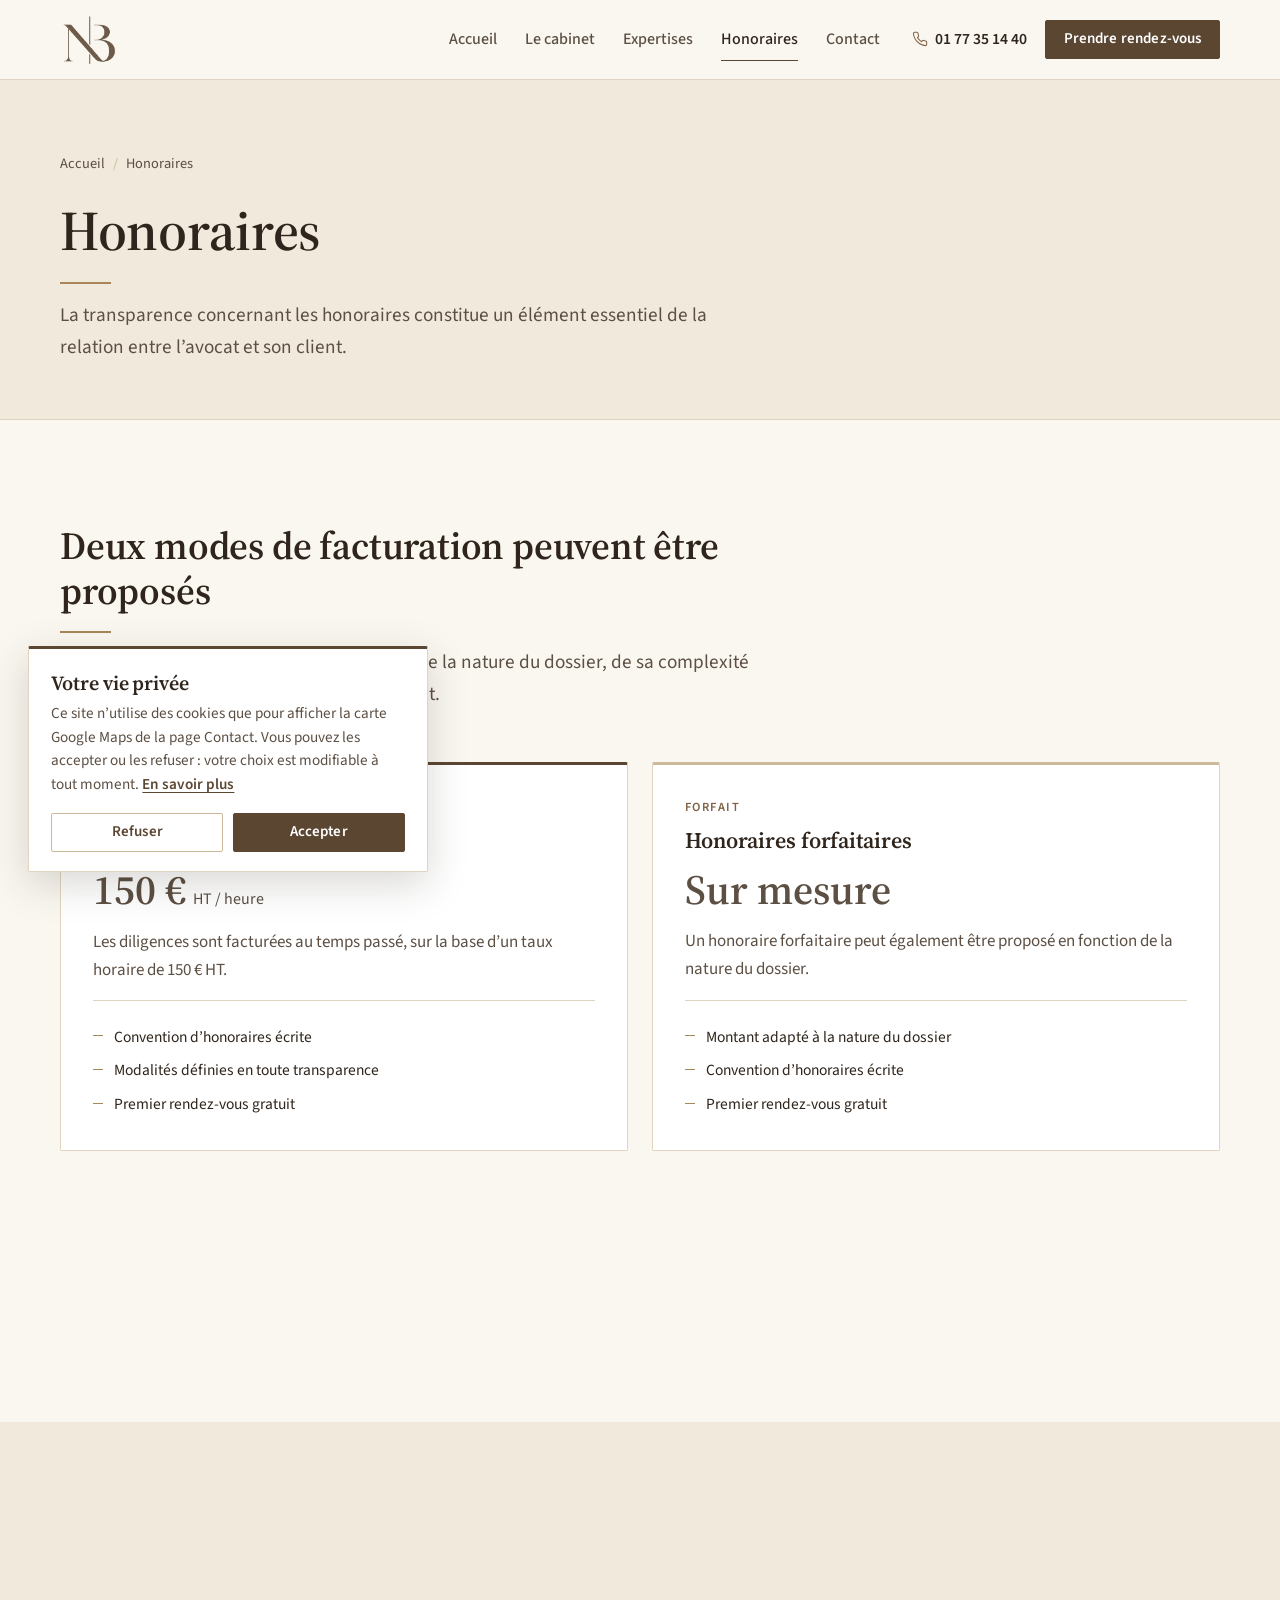
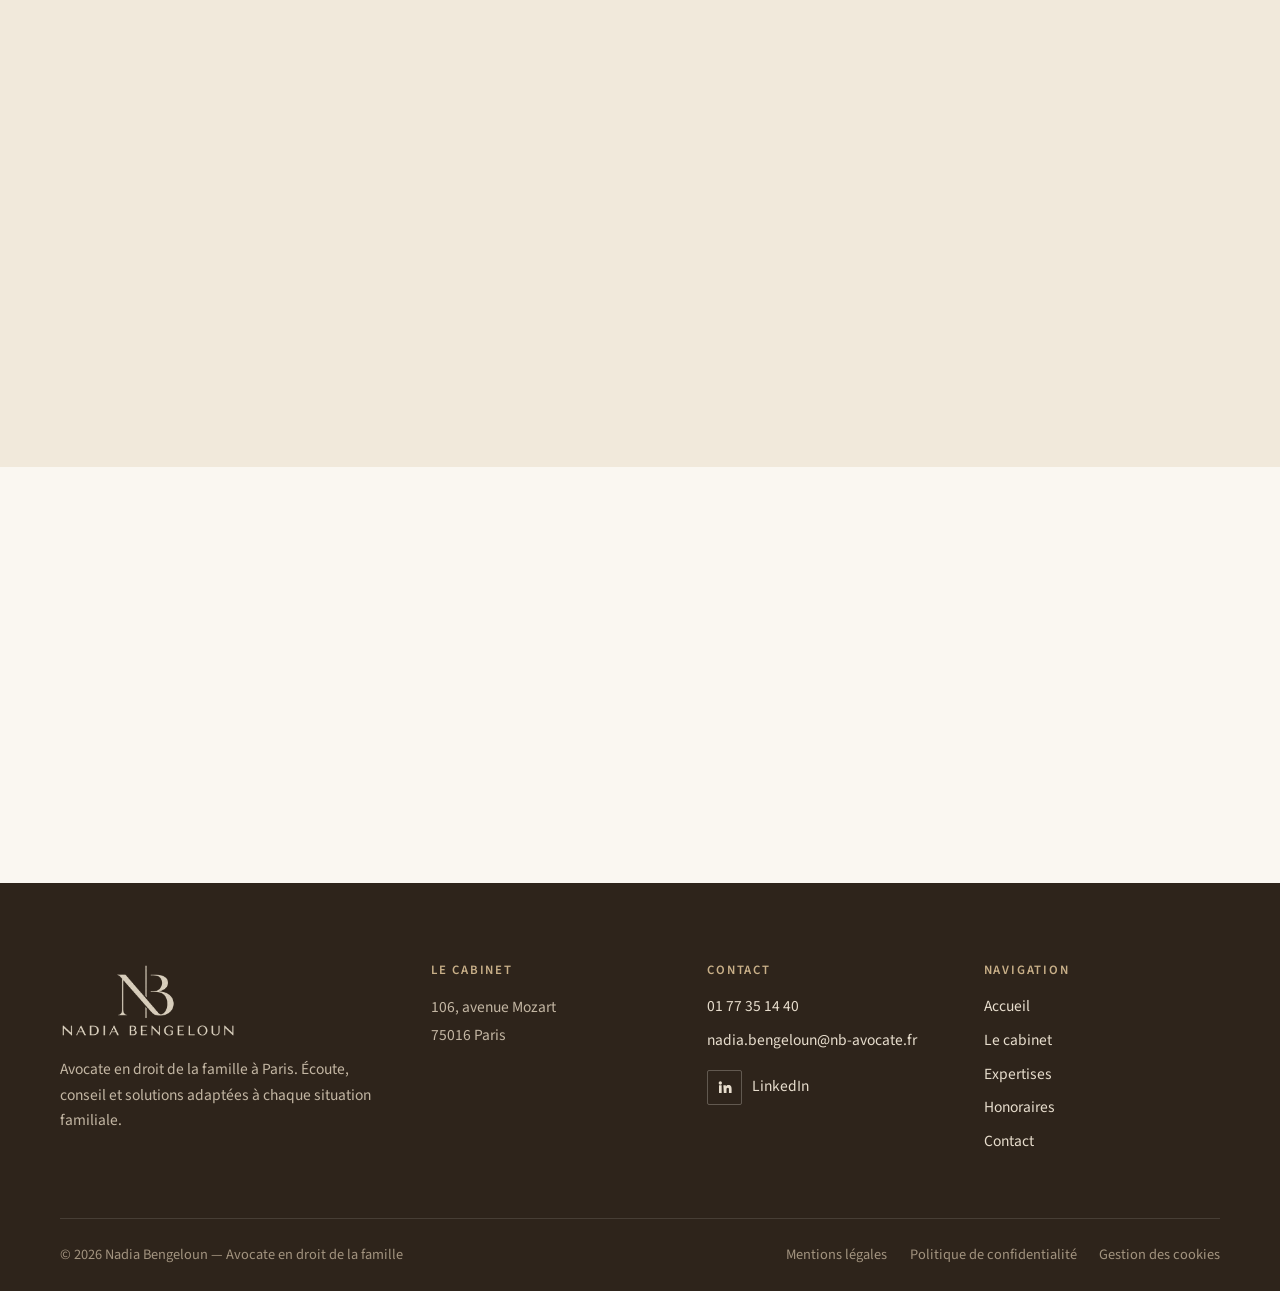
<file: honoraires.html>
<!doctype html>
<html lang="fr">
<head>
  <meta charset="utf-8" />
  <meta name="viewport" content="width=device-width,initial-scale=1" />
  <meta http-equiv="Content-Security-Policy" content="default-src 'self'; script-src 'self'; style-src 'self'; img-src 'self' data:; font-src 'self'; connect-src 'self' https://formspree.io; form-action 'self' https://formspree.io; frame-src https://maps.google.com https://www.google.com; object-src 'none'; base-uri 'self'; upgrade-insecure-requests" />
  <meta name="referrer" content="strict-origin-when-cross-origin" />
  <title>Honoraires — Nadia Bengeloun, avocate en droit de la famille</title>
  <meta name="description" content="Informations sur les honoraires et les modalités de facturation du cabinet : taux horaire de 150 € HT ou forfait, convention d’honoraires." />
  <link rel="canonical" href="https://nb-avocate.fr/honoraires.html" />
  <meta property="og:type" content="website" />
  <meta property="og:title" content="Honoraires — Nadia Bengeloun, avocate en droit de la famille" />
  <meta property="og:description" content="Informations sur les honoraires et les modalités de facturation du cabinet : taux horaire de 150 € HT ou forfait, convention d’honoraires." />
  <meta property="og:image" content="https://nb-avocate.fr/Logo/home.jpg" />
  <meta name="theme-color" content="#f8f4ec" />
  <link rel="preload" href="fonts/source-serif-4.woff2" as="font" type="font/woff2" crossorigin>
  <link rel="preload" href="fonts/source-sans-3.woff2" as="font" type="font/woff2" crossorigin>
  <link rel="stylesheet" href="css/styles.css">
  <link rel="icon" type="image/png" href="Logo/favicon.png">
</head>
<body>
  <a class="skip-link" href="#contenu">Aller au contenu</a>
  <header class="site-header">
    <div class="wrap">
      <a class="brand" href="index.html" aria-label="Nadia Bengeloun, avocate — accueil">
        <img src="Logo/nb-mark.png" alt="" width="200" height="174">
      </a>
      <nav id="primary-navigation" class="nav" aria-label="Navigation principale">
        <a href="index.html">Accueil</a><a href="about.html">Le cabinet</a><a href="practice.html">Expertises</a><a href="honoraires.html" aria-current="page">Honoraires</a><a href="contact.html">Contact</a>
        <a class="btn btn--primary" href="contact.html">Prendre rendez-vous</a>
      </nav>
      <div class="header-actions">
        <a class="header-phone" href="tel:+33177351440" aria-label="Appeler le cabinet au 01 77 35 14 40"><svg viewBox="0 0 24 24" fill="none" stroke="currentColor" stroke-width="1.6" stroke-linecap="round" stroke-linejoin="round" aria-hidden="true"><path d="M22 16.92v3a2 2 0 0 1-2.18 2 19.79 19.79 0 0 1-8.63-3.07 19.5 19.5 0 0 1-6-6 19.79 19.79 0 0 1-3.07-8.67A2 2 0 0 1 4.11 2h3a2 2 0 0 1 2 1.72c.13.96.36 1.9.7 2.81a2 2 0 0 1-.45 2.11L8.09 9.91a16 16 0 0 0 6 6l1.27-1.27a2 2 0 0 1 2.11-.45c.91.34 1.850.57 2.81.7A2 2 0 0 1 22 16.92z"/></svg><span>01 77 35 14 40</span></a>
        <a class="btn btn--primary btn--sm" href="contact.html">Prendre rendez-vous</a>
        <button class="menu-toggle" type="button" aria-expanded="false" aria-controls="primary-navigation" aria-label="Ouvrir le menu"><span></span><span></span><span></span></button>
      </div>
    </div>
  </header>

  <main id="contenu">
    <section class="page-hero">
      <div class="wrap">
        <ol class="breadcrumb" aria-label="Fil d’Ariane"><li><a href="index.html">Accueil</a></li><li aria-current="page">Honoraires</li></ol>
        <h1>Honoraires</h1>
        <p class="lead">La transparence concernant les honoraires constitue un élément essentiel de la relation entre l’avocat et son client.</p>
      </div>
    </section>

    <section class="section">
      <div class="wrap">
        <div class="section-head reveal">
          <h2>Deux modes de facturation peuvent être proposés</h2>
          <p class="lead">Les honoraires sont déterminés en fonction de la nature du dossier, de sa complexité et des diligences nécessaires à son traitement.</p>
        </div>
        <div class="pricing reveal-group">
          <article class="price-card price-card--featured reveal">
            <span class="price-tag">Au temps passé</span>
            <h3>Honoraires au temps passé</h3>
            <p class="price"><b>150&nbsp;€</b><span>HT / heure</span></p>
            <p>Les diligences sont facturées au temps passé, sur la base d’un taux horaire de 150&nbsp;€&nbsp;HT.</p>
            <ul><li>Convention d’honoraires écrite</li><li>Modalités définies en toute transparence</li><li>Premier rendez-vous gratuit</li></ul>
          </article>
          <article class="price-card reveal">
            <span class="price-tag">Forfait</span>
            <h3>Honoraires forfaitaires</h3>
            <p class="price"><b>Sur mesure</b></p>
            <p>Un honoraire forfaitaire peut également être proposé en fonction de la nature du dossier.</p>
            <ul><li>Montant adapté à la nature du dossier</li><li>Convention d’honoraires écrite</li><li>Premier rendez-vous gratuit</li></ul>
          </article>
        </div>
        <div class="note reveal"><svg viewBox="0 0 24 24" fill="none" stroke="currentColor" stroke-width="1.6" stroke-linecap="round" stroke-linejoin="round" aria-hidden="true"><circle cx="12" cy="12" r="9"/><path d="M12 11v5M12 8h.01"/></svg><div><p><strong>Frais annexes.</strong> Les frais annexes (huissiers, postulation, frais de débours et dépens) restent à la charge du client.</p></div></div>
        <div class="note reveal"><svg viewBox="0 0 24 24" fill="none" stroke="currentColor" stroke-width="1.6" stroke-linecap="round" stroke-linejoin="round" aria-hidden="true"><path d="M14 3H6a2 2 0 0 0-2 2v14a2 2 0 0 0 2 2h12a2 2 0 0 0 2-2V9z"/><path d="M14 3v6h6M8 13h8M8 17h5"/></svg><div><p><strong>Convention d’honoraires.</strong> Les modalités de facturation sont définies en toute transparence avec le client et font l’objet d’une convention d’honoraires.</p></div></div>
      </div>
    </section>

    <section class="section section--paper">
      <div class="wrap faq-layout">
        <div class="section-head reveal">
          <h2>Questions fréquentes</h2>
        </div>
        <div class="faq reveal">
          <details open>
            <summary>Le premier rendez-vous est-il payant ?</summary>
            <div class="answer"><p>Non, le premier rendez-vous est gratuit. Il permet d’échanger sur votre situation, d’identifier les principales problématiques juridiques et de déterminer les modalités d’accompagnement.</p></div>
          </details>
          <details>
            <summary>Comment sont fixés les honoraires ?</summary>
            <div class="answer"><p>Les honoraires sont déterminés en fonction de la nature du dossier, de sa complexité et des diligences nécessaires. Ils sont facturés au temps passé (150&nbsp;€&nbsp;HT de l’heure) ou au forfait, et font l’objet d’une convention d’honoraires.</p></div>
          </details>
          <details>
            <summary>Quels frais peuvent s’ajouter aux honoraires ?</summary>
            <div class="answer"><p>Les frais annexes (huissiers, postulation, frais de débours et dépens) restent à la charge du client.</p></div>
          </details>
          <details>
            <summary>Comment prendre rendez-vous ?</summary>
            <div class="answer"><p>Vous pouvez remplir le <a href="contact.html">formulaire de contact</a>, appeler le cabinet au <a href="tel:+33177351440">01 77 35 14 40</a> ou écrire à <a href="mailto:nadia.bengeloun@nb-avocate.fr">nadia.bengeloun@nb-avocate.fr</a>.</p></div>
          </details>
          <details>
            <summary>Où se situe le cabinet ?</summary>
            <div class="answer"><p>Le cabinet est situé au 106, avenue Mozart, 75016 Paris.</p></div>
          </details>
        </div>
      </div>
    </section>

    <section class="section">
      <div class="wrap">
        <div class="cta-band reveal">
          <h2>Prendre rendez-vous</h2>
          <p>Le premier rendez-vous est gratuit. Il permet d’échanger sur votre situation et de déterminer les modalités d’accompagnement.</p>
          <div class="btn-row">
            <a class="btn btn--light" href="contact.html">Nous contacter</a>
            <a class="btn btn--outline-light" href="tel:+33177351440"><svg viewBox="0 0 24 24" fill="none" stroke="currentColor" stroke-width="1.6" stroke-linecap="round" stroke-linejoin="round" aria-hidden="true"><path d="M22 16.92v3a2 2 0 0 1-2.18 2 19.79 19.79 0 0 1-8.63-3.07 19.5 19.5 0 0 1-6-6 19.79 19.79 0 0 1-3.07-8.67A2 2 0 0 1 4.11 2h3a2 2 0 0 1 2 1.72c.13.96.36 1.9.7 2.81a2 2 0 0 1-.45 2.11L8.09 9.91a16 16 0 0 0 6 6l1.27-1.27a2 2 0 0 1 2.11-.45c.91.34 1.850.57 2.81.7A2 2 0 0 1 22 16.92z"/></svg>01 77 35 14 40</a>
          </div>
        </div>
      </div>
    </section>
  </main>

  <footer class="site-footer">
    <div class="wrap">
      <div class="footer-grid">
        <div class="footer-brand">
          <img src="Logo/logo-full-light.png" alt="Nadia Bengeloun" width="560" height="238" loading="lazy">
          <p>Avocate en droit de la famille à Paris. Écoute, conseil et solutions adaptées à chaque situation familiale.</p>
        </div>
        <div>
          <h2>Le cabinet</h2>
          <address>106, avenue Mozart<br>75016 Paris</address>
        </div>
        <div>
          <h2>Contact</h2>
          <ul class="footer-links">
            <li><a href="tel:+33177351440">01 77 35 14 40</a></li>
            <li><a href="mailto:nadia.bengeloun@nb-avocate.fr">nadia.bengeloun@nb-avocate.fr</a></li>
          </ul>
          <a class="social" href="https://www.linkedin.com/in/nadia-bengeloun-55461019a/" target="_blank" rel="noopener noreferrer" aria-label="Profil LinkedIn de Nadia Bengeloun (nouvel onglet)"><span><svg viewBox="0 0 24 24" fill="none" stroke="currentColor" stroke-width="1.6" stroke-linecap="round" stroke-linejoin="round" aria-hidden="true"><path fill="currentColor" stroke="none" d="M4.98 3.5a2.5 2.5 0 1 1 0 5 2.5 2.5 0 0 1 0-5zM3 9.5h4V21H3zM9.5 9.5h3.8v1.6h.05c.53-1 1.83-2.05 3.770-2.05 4.03 0 4.78 2.65 4.78 6.1V21h-4v-5.1c0-1.22-.02-2.78-1.7-2.78-1.7 0-1.96 1.33-1.96 2.7V21h-4z"/></svg></span>LinkedIn</a>
        </div>
        <div>
          <h2>Navigation</h2>
          <ul class="footer-links"><li><a href="index.html">Accueil</a></li><li><a href="about.html">Le cabinet</a></li><li><a href="practice.html">Expertises</a></li><li><a href="honoraires.html">Honoraires</a></li><li><a href="contact.html">Contact</a></li></ul>
        </div>
      </div>
      <div class="footer-bottom">
        <span>&copy; <span id="year">2026</span> Nadia Bengeloun — Avocate en droit de la famille</span>
        <nav class="legal-links" aria-label="Informations légales"><a href="mentions-legales.html">Mentions légales</a><a href="politique-de-confidentialite.html">Politique de confidentialité</a><button class="cookie-settings" type="button" data-cookie-settings>Gestion des cookies</button></nav>
      </div>
    </div>
  </footer>

  <div class="mobile-cta">
    <a class="btn btn--ghost" href="tel:+33177351440"><svg viewBox="0 0 24 24" fill="none" stroke="currentColor" stroke-width="1.6" stroke-linecap="round" stroke-linejoin="round" aria-hidden="true"><path d="M22 16.92v3a2 2 0 0 1-2.18 2 19.79 19.79 0 0 1-8.63-3.07 19.5 19.5 0 0 1-6-6 19.79 19.79 0 0 1-3.07-8.67A2 2 0 0 1 4.11 2h3a2 2 0 0 1 2 1.72c.13.96.36 1.9.7 2.81a2 2 0 0 1-.45 2.11L8.09 9.91a16 16 0 0 0 6 6l1.27-1.27a2 2 0 0 1 2.11-.45c.91.34 1.850.57 2.81.7A2 2 0 0 1 22 16.92z"/></svg>Appeler</a>
    <a class="btn btn--primary" href="contact.html"><svg viewBox="0 0 24 24" fill="none" stroke="currentColor" stroke-width="1.6" stroke-linecap="round" stroke-linejoin="round" aria-hidden="true"><rect x="3" y="4.5" width="18" height="16" rx="2"/><path d="M3 9.5h18M8 2.5v4M16 2.5v4"/><path d="m9 15 2 2 4-4"/></svg>Rendez-vous</a>
  </div>

  <script src="js/consent.js" defer></script>
  <script src="js/site.js" defer></script>
</body>
</html>
</file>
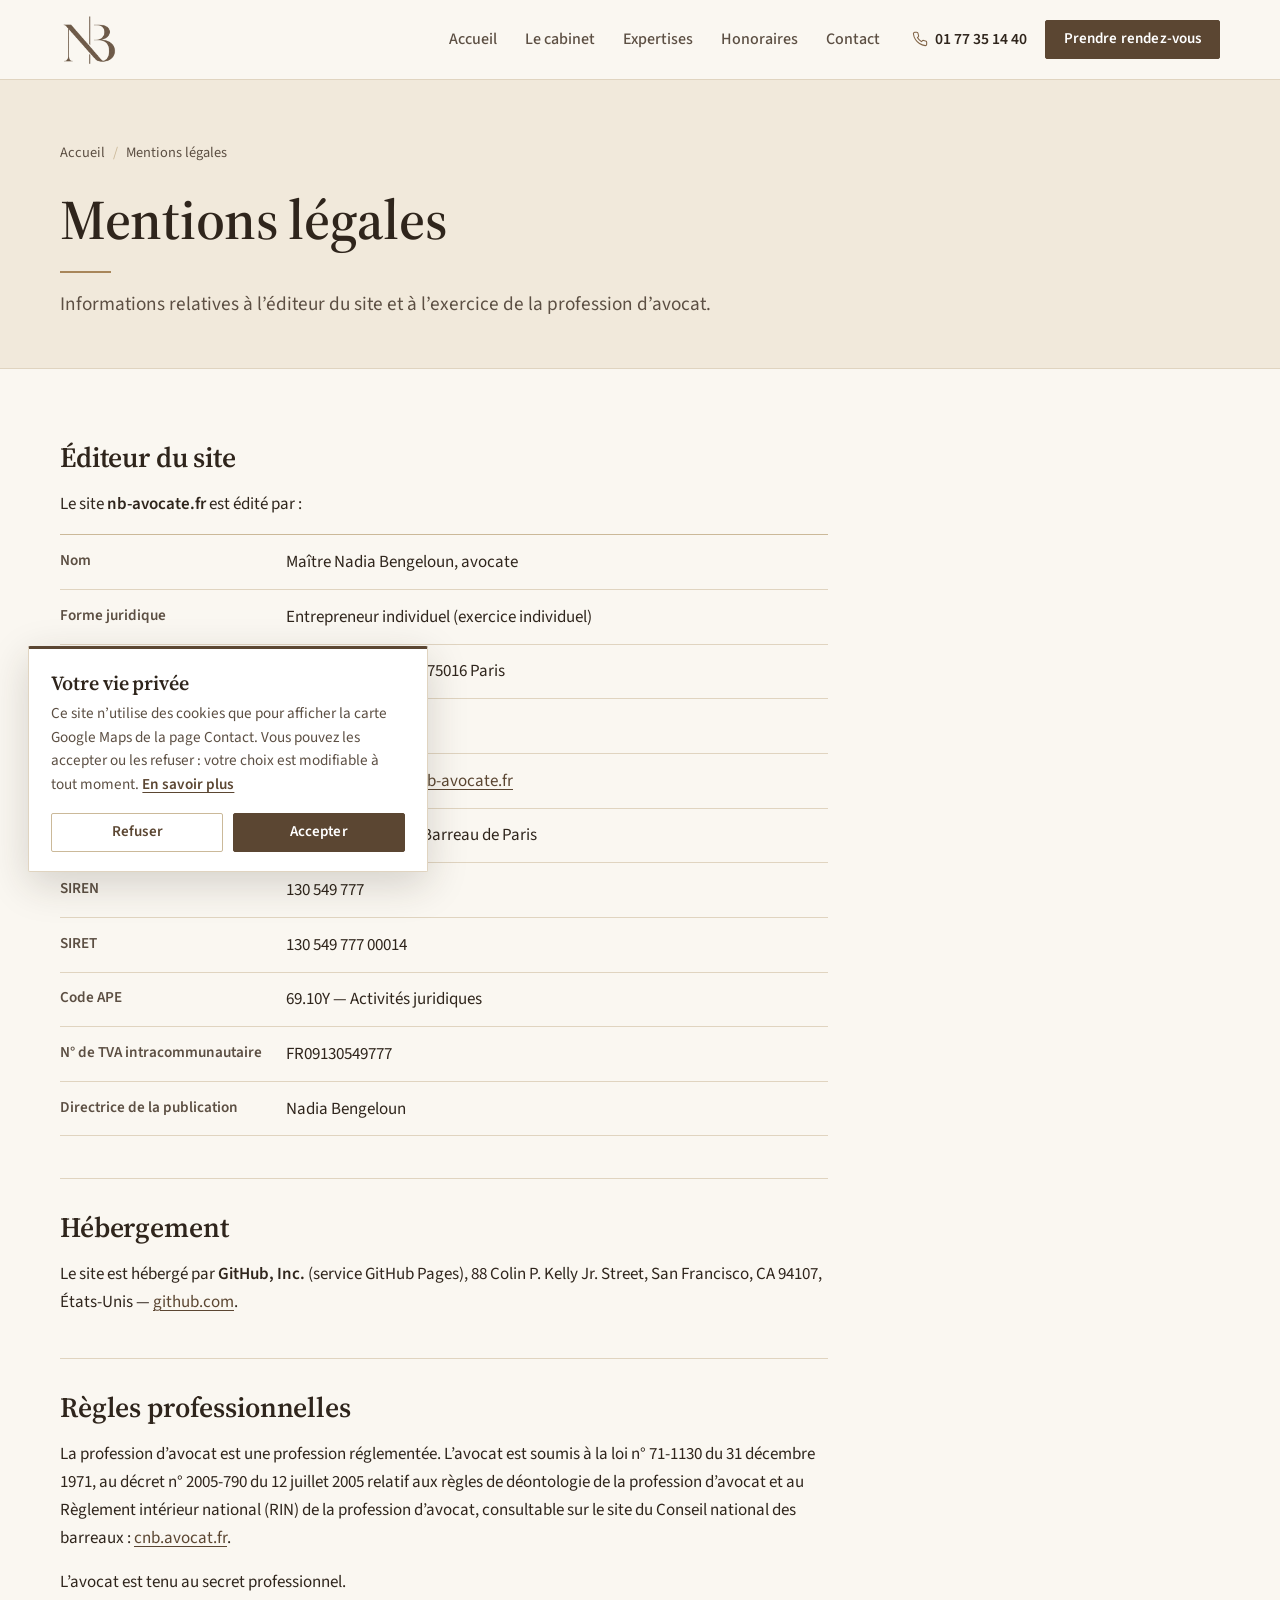
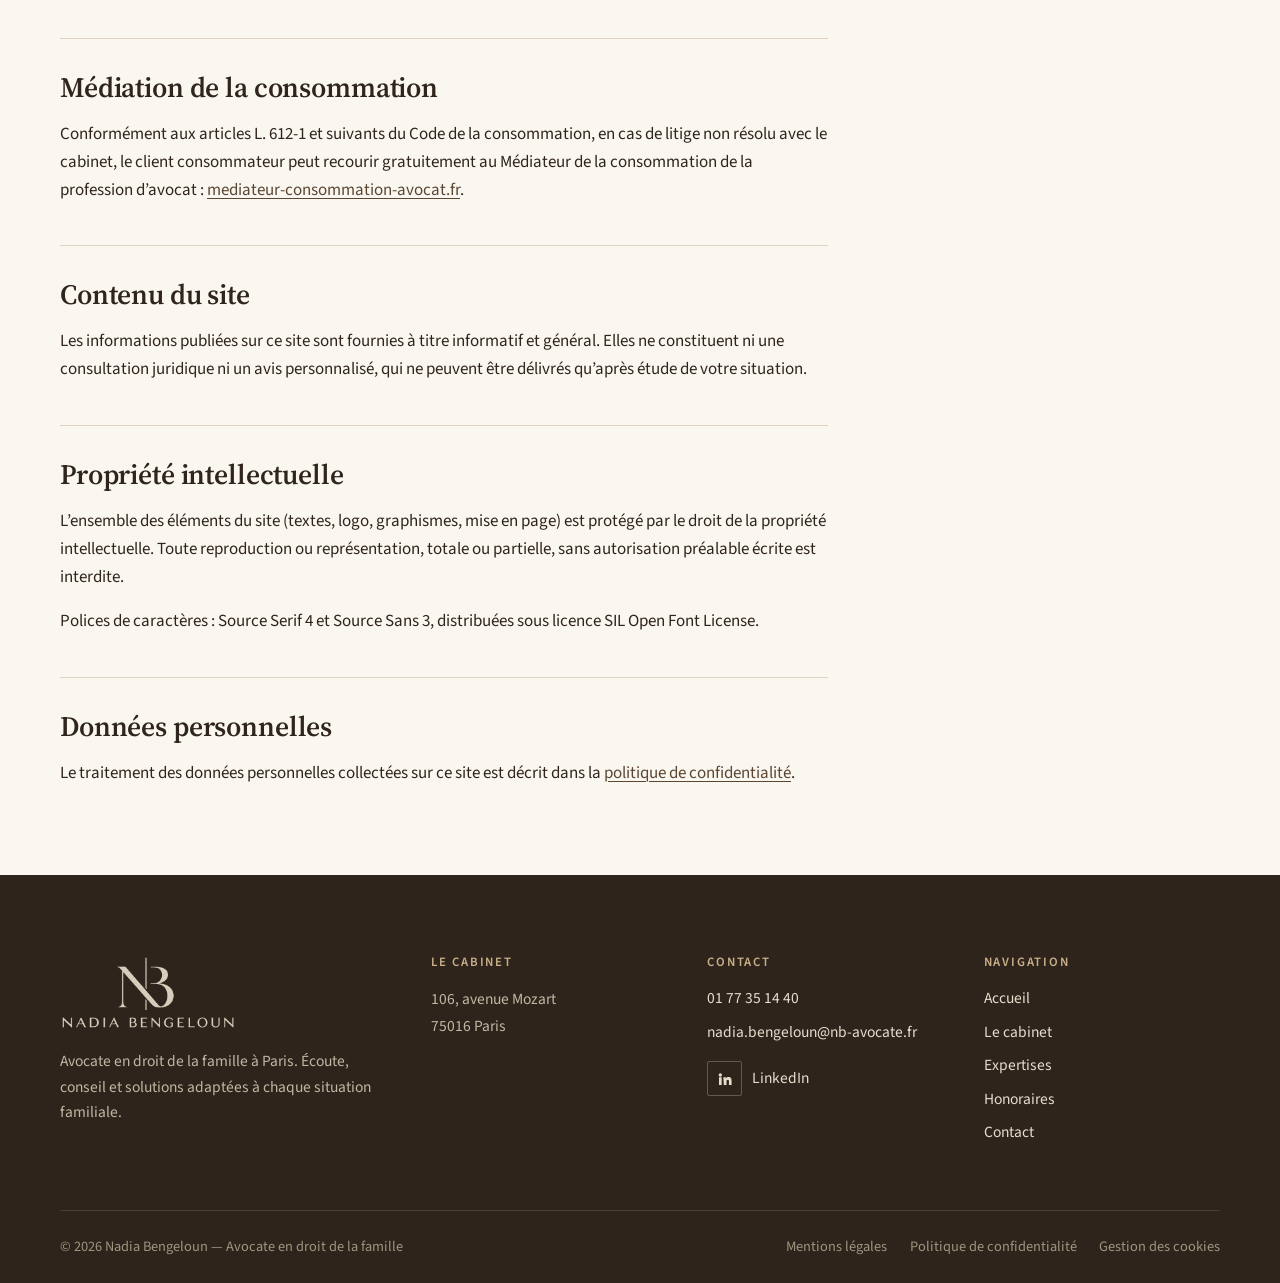
<file: mentions-legales.html>
<!doctype html>
<html lang="fr">
<head>
  <meta charset="utf-8" />
  <meta name="viewport" content="width=device-width,initial-scale=1" />
  <meta http-equiv="Content-Security-Policy" content="default-src 'self'; script-src 'self'; style-src 'self'; img-src 'self' data:; font-src 'self'; connect-src 'self' https://formspree.io; form-action 'self' https://formspree.io; frame-src https://maps.google.com https://www.google.com; object-src 'none'; base-uri 'self'; upgrade-insecure-requests" />
  <meta name="referrer" content="strict-origin-when-cross-origin" />
  <title>Mentions légales — Nadia Bengeloun, avocate</title>
  <meta name="description" content="Mentions légales du site du cabinet de Nadia Bengeloun, avocate en droit de la famille à Paris." />
  <link rel="canonical" href="https://nb-avocate.fr/mentions-legales.html" />
  <meta property="og:type" content="website" />
  <meta property="og:title" content="Mentions légales — Nadia Bengeloun, avocate" />
  <meta property="og:description" content="Mentions légales du site du cabinet de Nadia Bengeloun, avocate en droit de la famille à Paris." />
  <meta property="og:image" content="https://nb-avocate.fr/Logo/home.jpg" />
  <meta name="theme-color" content="#f8f4ec" />
  <link rel="preload" href="fonts/source-serif-4.woff2" as="font" type="font/woff2" crossorigin>
  <link rel="preload" href="fonts/source-sans-3.woff2" as="font" type="font/woff2" crossorigin>
  <link rel="stylesheet" href="css/styles.css">
  <link rel="icon" type="image/png" href="Logo/favicon.png">
</head>
<body>
  <a class="skip-link" href="#contenu">Aller au contenu</a>
  <header class="site-header">
    <div class="wrap">
      <a class="brand" href="index.html" aria-label="Nadia Bengeloun, avocate — accueil">
        <img src="Logo/nb-mark.png" alt="" width="200" height="174">
      </a>
      <nav id="primary-navigation" class="nav" aria-label="Navigation principale">
        <a href="index.html">Accueil</a><a href="about.html">Le cabinet</a><a href="practice.html">Expertises</a><a href="honoraires.html">Honoraires</a><a href="contact.html">Contact</a>
        <a class="btn btn--primary" href="contact.html">Prendre rendez-vous</a>
      </nav>
      <div class="header-actions">
        <a class="header-phone" href="tel:+33177351440" aria-label="Appeler le cabinet au 01 77 35 14 40"><svg viewBox="0 0 24 24" fill="none" stroke="currentColor" stroke-width="1.6" stroke-linecap="round" stroke-linejoin="round" aria-hidden="true"><path d="M22 16.92v3a2 2 0 0 1-2.18 2 19.79 19.79 0 0 1-8.63-3.07 19.5 19.5 0 0 1-6-6 19.79 19.79 0 0 1-3.07-8.67A2 2 0 0 1 4.11 2h3a2 2 0 0 1 2 1.72c.13.96.36 1.9.7 2.81a2 2 0 0 1-.45 2.11L8.09 9.91a16 16 0 0 0 6 6l1.27-1.27a2 2 0 0 1 2.11-.45c.91.34 1.850.57 2.81.7A2 2 0 0 1 22 16.92z"/></svg><span>01 77 35 14 40</span></a>
        <a class="btn btn--primary btn--sm" href="contact.html">Prendre rendez-vous</a>
        <button class="menu-toggle" type="button" aria-expanded="false" aria-controls="primary-navigation" aria-label="Ouvrir le menu"><span></span><span></span><span></span></button>
      </div>
    </div>
  </header>

  <main id="contenu">
    <section class="page-hero page-hero--compact">
      <div class="wrap">
        <ol class="breadcrumb" aria-label="Fil d’Ariane"><li><a href="index.html">Accueil</a></li><li aria-current="page">Mentions légales</li></ol>
        <h1>Mentions légales</h1>
        <p class="lead">Informations relatives à l’éditeur du site et à l’exercice de la profession d’avocat.</p>
      </div>
    </section>

    <section class="section section--legal">
      <div class="wrap">
        <div class="prose legal">
          <h2>Éditeur du site</h2>
          <p>Le site <strong>nb-avocate.fr</strong> est édité par :</p>
          <dl class="legal-list">
            <dt>Nom</dt><dd>Maître Nadia Bengeloun, avocate</dd>
            <dt>Forme juridique</dt><dd>Entrepreneur individuel (exercice individuel)</dd>
            <dt>Adresse</dt><dd>106, avenue Mozart, 75016 Paris</dd>
            <dt>Téléphone</dt><dd><a href="tel:+33177351440">01 77 35 14 40</a></dd>
            <dt>Courriel</dt><dd><a href="mailto:nadia.bengeloun@nb-avocate.fr">nadia.bengeloun@nb-avocate.fr</a></dd>
            <dt>Barreau</dt><dd>Avocate inscrite au Barreau de Paris</dd>
            <dt>SIREN</dt><dd>130 549 777</dd>
            <dt>SIRET</dt><dd>130 549 777 00014</dd>
            <dt>Code APE</dt><dd>69.10Y — Activités juridiques</dd>
            <dt>N° de TVA intracommunautaire</dt><dd>FR09130549777</dd>
            <dt>Directrice de la publication</dt><dd>Nadia Bengeloun</dd>
          </dl>

          <h2>Hébergement</h2>
          <p>Le site est hébergé par <strong>GitHub, Inc.</strong> (service GitHub Pages), 88 Colin P. Kelly Jr. Street, San Francisco, CA 94107, États-Unis — <a href="https://github.com" rel="noopener noreferrer">github.com</a>.</p>

          <h2>Règles professionnelles</h2>
          <p>La profession d’avocat est une profession réglementée. L’avocat est soumis à la loi n°&nbsp;71-1130 du 31 décembre 1971, au décret n°&nbsp;2005-790 du 12 juillet 2005 relatif aux règles de déontologie de la profession d’avocat et au Règlement intérieur national (RIN) de la profession d’avocat, consultable sur le site du Conseil national des barreaux : <a href="https://www.cnb.avocat.fr" rel="noopener noreferrer">cnb.avocat.fr</a>.</p>
          <p>L’avocat est tenu au secret professionnel.</p>

          <h2>Médiation de la consommation</h2>
          <p>Conformément aux articles L.&nbsp;612-1 et suivants du Code de la consommation, en cas de litige non résolu avec le cabinet, le client consommateur peut recourir gratuitement au Médiateur de la consommation de la profession d’avocat : <a href="https://mediateur-consommation-avocat.fr" rel="noopener noreferrer">mediateur-consommation-avocat.fr</a>.</p>

          <h2>Contenu du site</h2>
          <p>Les informations publiées sur ce site sont fournies à titre informatif et général. Elles ne constituent ni une consultation juridique ni un avis personnalisé, qui ne peuvent être délivrés qu’après étude de votre situation.</p>

          <h2>Propriété intellectuelle</h2>
          <p>L’ensemble des éléments du site (textes, logo, graphismes, mise en page) est protégé par le droit de la propriété intellectuelle. Toute reproduction ou représentation, totale ou partielle, sans autorisation préalable écrite est interdite.</p>
          <p>Polices de caractères : Source Serif 4 et Source Sans 3, distribuées sous licence SIL Open Font License.</p>

          <h2>Données personnelles</h2>
          <p>Le traitement des données personnelles collectées sur ce site est décrit dans la <a href="politique-de-confidentialite.html">politique de confidentialité</a>.</p>
        </div>
      </div>
    </section>
  </main>

  <footer class="site-footer">
    <div class="wrap">
      <div class="footer-grid">
        <div class="footer-brand">
          <img src="Logo/logo-full-light.png" alt="Nadia Bengeloun" width="560" height="238" loading="lazy">
          <p>Avocate en droit de la famille à Paris. Écoute, conseil et solutions adaptées à chaque situation familiale.</p>
        </div>
        <div>
          <h2>Le cabinet</h2>
          <address>106, avenue Mozart<br>75016 Paris</address>
        </div>
        <div>
          <h2>Contact</h2>
          <ul class="footer-links">
            <li><a href="tel:+33177351440">01 77 35 14 40</a></li>
            <li><a href="mailto:nadia.bengeloun@nb-avocate.fr">nadia.bengeloun@nb-avocate.fr</a></li>
          </ul>
          <a class="social" href="https://www.linkedin.com/in/nadia-bengeloun-55461019a/" target="_blank" rel="noopener noreferrer" aria-label="Profil LinkedIn de Nadia Bengeloun (nouvel onglet)"><span><svg viewBox="0 0 24 24" fill="none" stroke="currentColor" stroke-width="1.6" stroke-linecap="round" stroke-linejoin="round" aria-hidden="true"><path fill="currentColor" stroke="none" d="M4.98 3.5a2.5 2.5 0 1 1 0 5 2.5 2.5 0 0 1 0-5zM3 9.5h4V21H3zM9.5 9.5h3.8v1.6h.05c.53-1 1.83-2.05 3.770-2.05 4.03 0 4.78 2.65 4.78 6.1V21h-4v-5.1c0-1.22-.02-2.78-1.7-2.78-1.7 0-1.96 1.33-1.96 2.7V21h-4z"/></svg></span>LinkedIn</a>
        </div>
        <div>
          <h2>Navigation</h2>
          <ul class="footer-links"><li><a href="index.html">Accueil</a></li><li><a href="about.html">Le cabinet</a></li><li><a href="practice.html">Expertises</a></li><li><a href="honoraires.html">Honoraires</a></li><li><a href="contact.html">Contact</a></li></ul>
        </div>
      </div>
      <div class="footer-bottom">
        <span>&copy; <span id="year">2026</span> Nadia Bengeloun — Avocate en droit de la famille</span>
        <nav class="legal-links" aria-label="Informations légales"><a href="mentions-legales.html">Mentions légales</a><a href="politique-de-confidentialite.html">Politique de confidentialité</a><button class="cookie-settings" type="button" data-cookie-settings>Gestion des cookies</button></nav>
      </div>
    </div>
  </footer>

  <div class="mobile-cta">
    <a class="btn btn--ghost" href="tel:+33177351440"><svg viewBox="0 0 24 24" fill="none" stroke="currentColor" stroke-width="1.6" stroke-linecap="round" stroke-linejoin="round" aria-hidden="true"><path d="M22 16.92v3a2 2 0 0 1-2.18 2 19.79 19.79 0 0 1-8.63-3.07 19.5 19.5 0 0 1-6-6 19.79 19.79 0 0 1-3.07-8.67A2 2 0 0 1 4.11 2h3a2 2 0 0 1 2 1.72c.13.96.36 1.9.7 2.81a2 2 0 0 1-.45 2.11L8.09 9.91a16 16 0 0 0 6 6l1.27-1.27a2 2 0 0 1 2.11-.45c.91.34 1.850.57 2.81.7A2 2 0 0 1 22 16.92z"/></svg>Appeler</a>
    <a class="btn btn--primary" href="contact.html"><svg viewBox="0 0 24 24" fill="none" stroke="currentColor" stroke-width="1.6" stroke-linecap="round" stroke-linejoin="round" aria-hidden="true"><rect x="3" y="4.5" width="18" height="16" rx="2"/><path d="M3 9.5h18M8 2.5v4M16 2.5v4"/><path d="m9 15 2 2 4-4"/></svg>Rendez-vous</a>
  </div>

  <script src="js/consent.js" defer></script>
  <script src="js/site.js" defer></script>
</body>
</html>
</file>
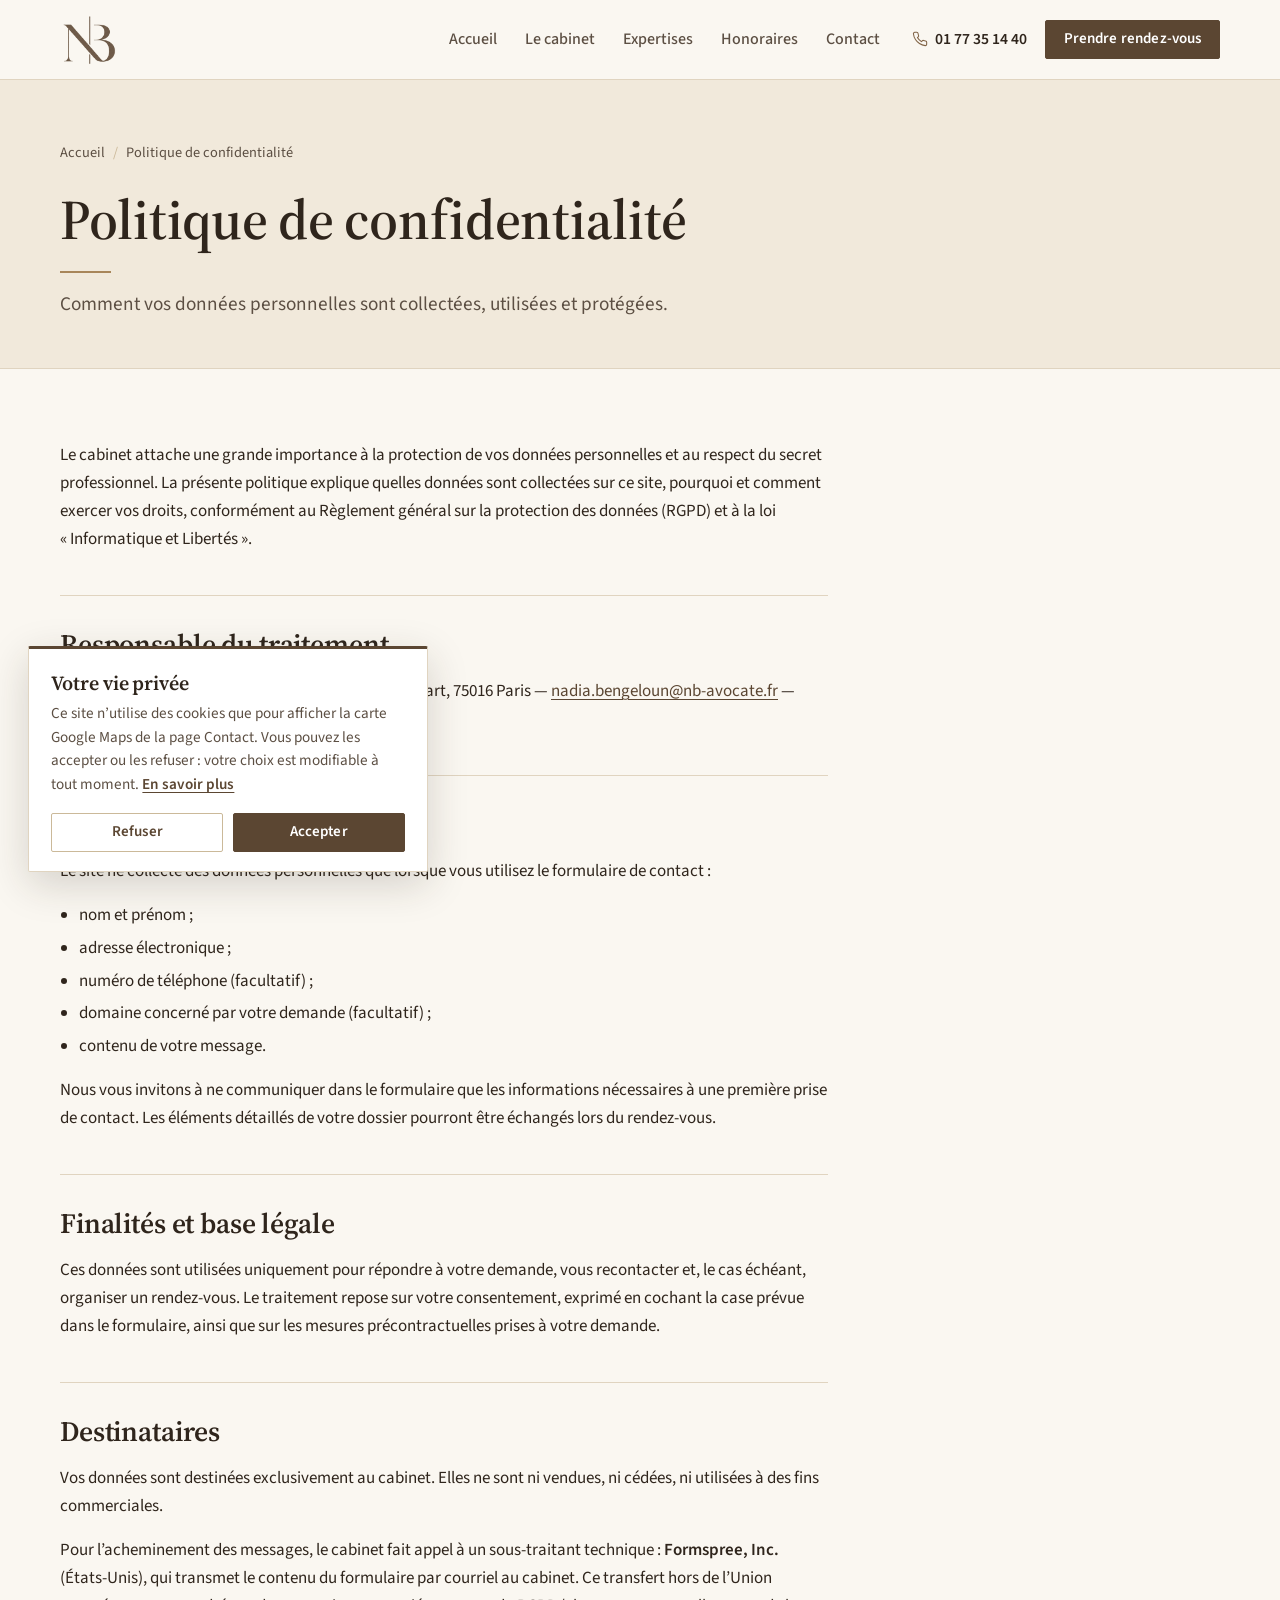
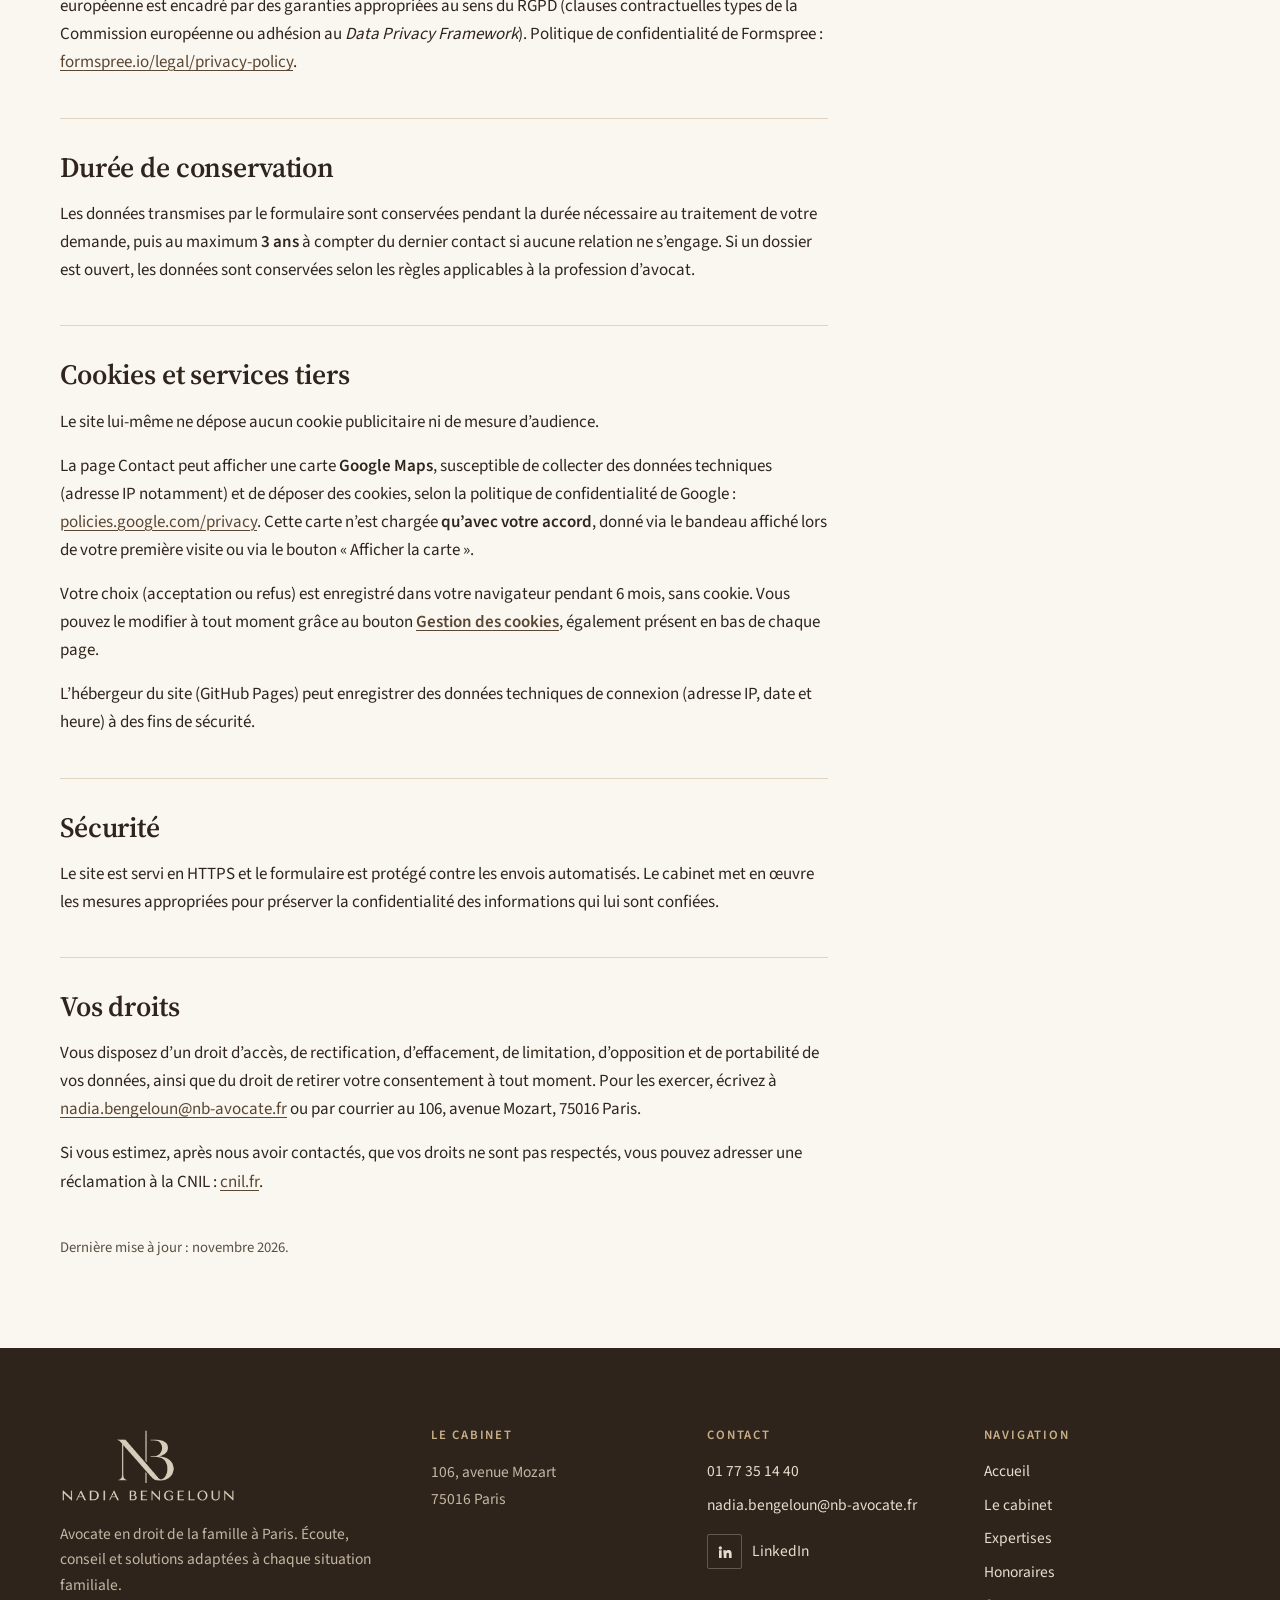
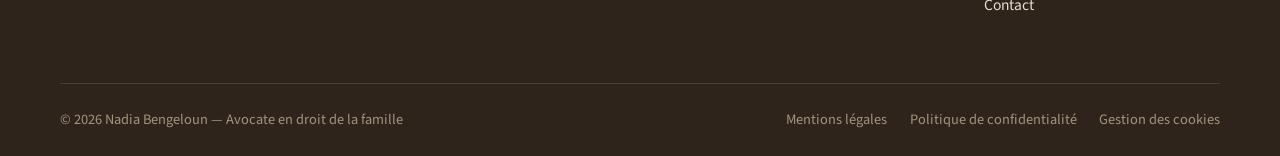
<file: politique-de-confidentialite.html>
<!doctype html>
<html lang="fr">
<head>
  <meta charset="utf-8" />
  <meta name="viewport" content="width=device-width,initial-scale=1" />
  <meta http-equiv="Content-Security-Policy" content="default-src 'self'; script-src 'self'; style-src 'self'; img-src 'self' data:; font-src 'self'; connect-src 'self' https://formspree.io; form-action 'self' https://formspree.io; frame-src https://maps.google.com https://www.google.com; object-src 'none'; base-uri 'self'; upgrade-insecure-requests" />
  <meta name="referrer" content="strict-origin-when-cross-origin" />
  <title>Politique de confidentialité — Nadia Bengeloun, avocate</title>
  <meta name="description" content="Politique de confidentialité et de protection des données personnelles du cabinet de Nadia Bengeloun, avocate." />
  <link rel="canonical" href="https://nb-avocate.fr/politique-de-confidentialite.html" />
  <meta property="og:type" content="website" />
  <meta property="og:title" content="Politique de confidentialité — Nadia Bengeloun, avocate" />
  <meta property="og:description" content="Politique de confidentialité et de protection des données personnelles du cabinet de Nadia Bengeloun, avocate." />
  <meta property="og:image" content="https://nb-avocate.fr/Logo/home.jpg" />
  <meta name="theme-color" content="#f8f4ec" />
  <link rel="preload" href="fonts/source-serif-4.woff2" as="font" type="font/woff2" crossorigin>
  <link rel="preload" href="fonts/source-sans-3.woff2" as="font" type="font/woff2" crossorigin>
  <link rel="stylesheet" href="css/styles.css">
  <link rel="icon" type="image/png" href="Logo/favicon.png">
</head>
<body>
  <a class="skip-link" href="#contenu">Aller au contenu</a>
  <header class="site-header">
    <div class="wrap">
      <a class="brand" href="index.html" aria-label="Nadia Bengeloun, avocate — accueil">
        <img src="Logo/nb-mark.png" alt="" width="200" height="174">
      </a>
      <nav id="primary-navigation" class="nav" aria-label="Navigation principale">
        <a href="index.html">Accueil</a><a href="about.html">Le cabinet</a><a href="practice.html">Expertises</a><a href="honoraires.html">Honoraires</a><a href="contact.html">Contact</a>
        <a class="btn btn--primary" href="contact.html">Prendre rendez-vous</a>
      </nav>
      <div class="header-actions">
        <a class="header-phone" href="tel:+33177351440" aria-label="Appeler le cabinet au 01 77 35 14 40"><svg viewBox="0 0 24 24" fill="none" stroke="currentColor" stroke-width="1.6" stroke-linecap="round" stroke-linejoin="round" aria-hidden="true"><path d="M22 16.92v3a2 2 0 0 1-2.18 2 19.79 19.79 0 0 1-8.63-3.07 19.5 19.5 0 0 1-6-6 19.79 19.79 0 0 1-3.07-8.67A2 2 0 0 1 4.11 2h3a2 2 0 0 1 2 1.72c.13.96.36 1.9.7 2.81a2 2 0 0 1-.45 2.11L8.09 9.91a16 16 0 0 0 6 6l1.27-1.27a2 2 0 0 1 2.11-.45c.91.34 1.850.57 2.81.7A2 2 0 0 1 22 16.92z"/></svg><span>01 77 35 14 40</span></a>
        <a class="btn btn--primary btn--sm" href="contact.html">Prendre rendez-vous</a>
        <button class="menu-toggle" type="button" aria-expanded="false" aria-controls="primary-navigation" aria-label="Ouvrir le menu"><span></span><span></span><span></span></button>
      </div>
    </div>
  </header>

  <main id="contenu">
    <section class="page-hero page-hero--compact">
      <div class="wrap">
        <ol class="breadcrumb" aria-label="Fil d’Ariane"><li><a href="index.html">Accueil</a></li><li aria-current="page">Politique de confidentialité</li></ol>
        <h1>Politique de confidentialité</h1>
        <p class="lead">Comment vos données personnelles sont collectées, utilisées et protégées.</p>
      </div>
    </section>

    <section class="section section--legal">
      <div class="wrap">
        <div class="prose legal">
          <p>Le cabinet attache une grande importance à la protection de vos données personnelles et au respect du secret professionnel. La présente politique explique quelles données sont collectées sur ce site, pourquoi et comment exercer vos droits, conformément au Règlement général sur la protection des données (RGPD) et à la loi «&nbsp;Informatique et Libertés&nbsp;».</p>

          <h2>Responsable du traitement</h2>
          <p>Maître Nadia Bengeloun, avocate — 106, avenue Mozart, 75016 Paris — <a href="mailto:nadia.bengeloun@nb-avocate.fr">nadia.bengeloun@nb-avocate.fr</a> — <a href="tel:+33177351440">01 77 35 14 40</a>.</p>

          <h2>Données collectées</h2>
          <p>Le site ne collecte des données personnelles que lorsque vous utilisez le formulaire de contact :</p>
          <ul>
            <li>nom et prénom ;</li>
            <li>adresse électronique ;</li>
            <li>numéro de téléphone (facultatif) ;</li>
            <li>domaine concerné par votre demande (facultatif) ;</li>
            <li>contenu de votre message.</li>
          </ul>
          <p>Nous vous invitons à ne communiquer dans le formulaire que les informations nécessaires à une première prise de contact. Les éléments détaillés de votre dossier pourront être échangés lors du rendez-vous.</p>

          <h2>Finalités et base légale</h2>
          <p>Ces données sont utilisées uniquement pour répondre à votre demande, vous recontacter et, le cas échéant, organiser un rendez-vous. Le traitement repose sur votre consentement, exprimé en cochant la case prévue dans le formulaire, ainsi que sur les mesures précontractuelles prises à votre demande.</p>

          <h2>Destinataires</h2>
          <p>Vos données sont destinées exclusivement au cabinet. Elles ne sont ni vendues, ni cédées, ni utilisées à des fins commerciales.</p>
          <p>Pour l’acheminement des messages, le cabinet fait appel à un sous-traitant technique : <strong>Formspree, Inc.</strong> (États-Unis), qui transmet le contenu du formulaire par courriel au cabinet. Ce transfert hors de l’Union européenne est encadré par des garanties appropriées au sens du RGPD (clauses contractuelles types de la Commission européenne ou adhésion au <em>Data Privacy Framework</em>). Politique de confidentialité de Formspree : <a href="https://formspree.io/legal/privacy-policy" rel="noopener noreferrer">formspree.io/legal/privacy-policy</a>.</p>

          <h2>Durée de conservation</h2>
          <p>Les données transmises par le formulaire sont conservées pendant la durée nécessaire au traitement de votre demande, puis au maximum <strong>3&nbsp;ans</strong> à compter du dernier contact si aucune relation ne s’engage. Si un dossier est ouvert, les données sont conservées selon les règles applicables à la profession d’avocat.</p>

          <h2>Cookies et services tiers</h2>
          <p>Le site lui-même ne dépose aucun cookie publicitaire ni de mesure d’audience.</p>
          <p>La page Contact peut afficher une carte <strong>Google Maps</strong>, susceptible de collecter des données techniques (adresse IP notamment) et de déposer des cookies, selon la politique de confidentialité de Google : <a href="https://policies.google.com/privacy" rel="noopener noreferrer">policies.google.com/privacy</a>. Cette carte n’est chargée <strong>qu’avec votre accord</strong>, donné via le bandeau affiché lors de votre première visite ou via le bouton «&nbsp;Afficher la carte&nbsp;».</p>
          <p>Votre choix (acceptation ou refus) est enregistré dans votre navigateur pendant 6&nbsp;mois, sans cookie. Vous pouvez le modifier à tout moment grâce au bouton <button class="cookie-settings cookie-settings--inline" type="button" data-cookie-settings>Gestion des cookies</button>, également présent en bas de chaque page.</p>
          <p>L’hébergeur du site (GitHub Pages) peut enregistrer des données techniques de connexion (adresse IP, date et heure) à des fins de sécurité.</p>

          <h2>Sécurité</h2>
          <p>Le site est servi en HTTPS et le formulaire est protégé contre les envois automatisés. Le cabinet met en œuvre les mesures appropriées pour préserver la confidentialité des informations qui lui sont confiées.</p>

          <h2>Vos droits</h2>
          <p>Vous disposez d’un droit d’accès, de rectification, d’effacement, de limitation, d’opposition et de portabilité de vos données, ainsi que du droit de retirer votre consentement à tout moment. Pour les exercer, écrivez à <a href="mailto:nadia.bengeloun@nb-avocate.fr">nadia.bengeloun@nb-avocate.fr</a> ou par courrier au 106, avenue Mozart, 75016 Paris.</p>
          <p>Si vous estimez, après nous avoir contactés, que vos droits ne sont pas respectés, vous pouvez adresser une réclamation à la CNIL : <a href="https://www.cnil.fr" rel="noopener noreferrer">cnil.fr</a>.</p>

          <p class="legal-date">Dernière mise à jour : novembre 2026.</p>
        </div>
      </div>
    </section>
  </main>

  <footer class="site-footer">
    <div class="wrap">
      <div class="footer-grid">
        <div class="footer-brand">
          <img src="Logo/logo-full-light.png" alt="Nadia Bengeloun" width="560" height="238" loading="lazy">
          <p>Avocate en droit de la famille à Paris. Écoute, conseil et solutions adaptées à chaque situation familiale.</p>
        </div>
        <div>
          <h2>Le cabinet</h2>
          <address>106, avenue Mozart<br>75016 Paris</address>
        </div>
        <div>
          <h2>Contact</h2>
          <ul class="footer-links">
            <li><a href="tel:+33177351440">01 77 35 14 40</a></li>
            <li><a href="mailto:nadia.bengeloun@nb-avocate.fr">nadia.bengeloun@nb-avocate.fr</a></li>
          </ul>
          <a class="social" href="https://www.linkedin.com/in/nadia-bengeloun-55461019a/" target="_blank" rel="noopener noreferrer" aria-label="Profil LinkedIn de Nadia Bengeloun (nouvel onglet)"><span><svg viewBox="0 0 24 24" fill="none" stroke="currentColor" stroke-width="1.6" stroke-linecap="round" stroke-linejoin="round" aria-hidden="true"><path fill="currentColor" stroke="none" d="M4.98 3.5a2.5 2.5 0 1 1 0 5 2.5 2.5 0 0 1 0-5zM3 9.5h4V21H3zM9.5 9.5h3.8v1.6h.05c.53-1 1.83-2.05 3.770-2.05 4.03 0 4.78 2.65 4.78 6.1V21h-4v-5.1c0-1.22-.02-2.78-1.7-2.78-1.7 0-1.96 1.33-1.96 2.7V21h-4z"/></svg></span>LinkedIn</a>
        </div>
        <div>
          <h2>Navigation</h2>
          <ul class="footer-links"><li><a href="index.html">Accueil</a></li><li><a href="about.html">Le cabinet</a></li><li><a href="practice.html">Expertises</a></li><li><a href="honoraires.html">Honoraires</a></li><li><a href="contact.html">Contact</a></li></ul>
        </div>
      </div>
      <div class="footer-bottom">
        <span>&copy; <span id="year">2026</span> Nadia Bengeloun — Avocate en droit de la famille</span>
        <nav class="legal-links" aria-label="Informations légales"><a href="mentions-legales.html">Mentions légales</a><a href="politique-de-confidentialite.html">Politique de confidentialité</a><button class="cookie-settings" type="button" data-cookie-settings>Gestion des cookies</button></nav>
      </div>
    </div>
  </footer>

  <div class="mobile-cta">
    <a class="btn btn--ghost" href="tel:+33177351440"><svg viewBox="0 0 24 24" fill="none" stroke="currentColor" stroke-width="1.6" stroke-linecap="round" stroke-linejoin="round" aria-hidden="true"><path d="M22 16.92v3a2 2 0 0 1-2.18 2 19.79 19.79 0 0 1-8.63-3.07 19.5 19.5 0 0 1-6-6 19.79 19.79 0 0 1-3.07-8.67A2 2 0 0 1 4.11 2h3a2 2 0 0 1 2 1.72c.13.96.36 1.9.7 2.81a2 2 0 0 1-.45 2.11L8.09 9.91a16 16 0 0 0 6 6l1.27-1.27a2 2 0 0 1 2.11-.45c.91.34 1.850.57 2.81.7A2 2 0 0 1 22 16.92z"/></svg>Appeler</a>
    <a class="btn btn--primary" href="contact.html"><svg viewBox="0 0 24 24" fill="none" stroke="currentColor" stroke-width="1.6" stroke-linecap="round" stroke-linejoin="round" aria-hidden="true"><rect x="3" y="4.5" width="18" height="16" rx="2"/><path d="M3 9.5h18M8 2.5v4M16 2.5v4"/><path d="m9 15 2 2 4-4"/></svg>Rendez-vous</a>
  </div>

  <script src="js/consent.js" defer></script>
  <script src="js/site.js" defer></script>
</body>
</html>
</file>
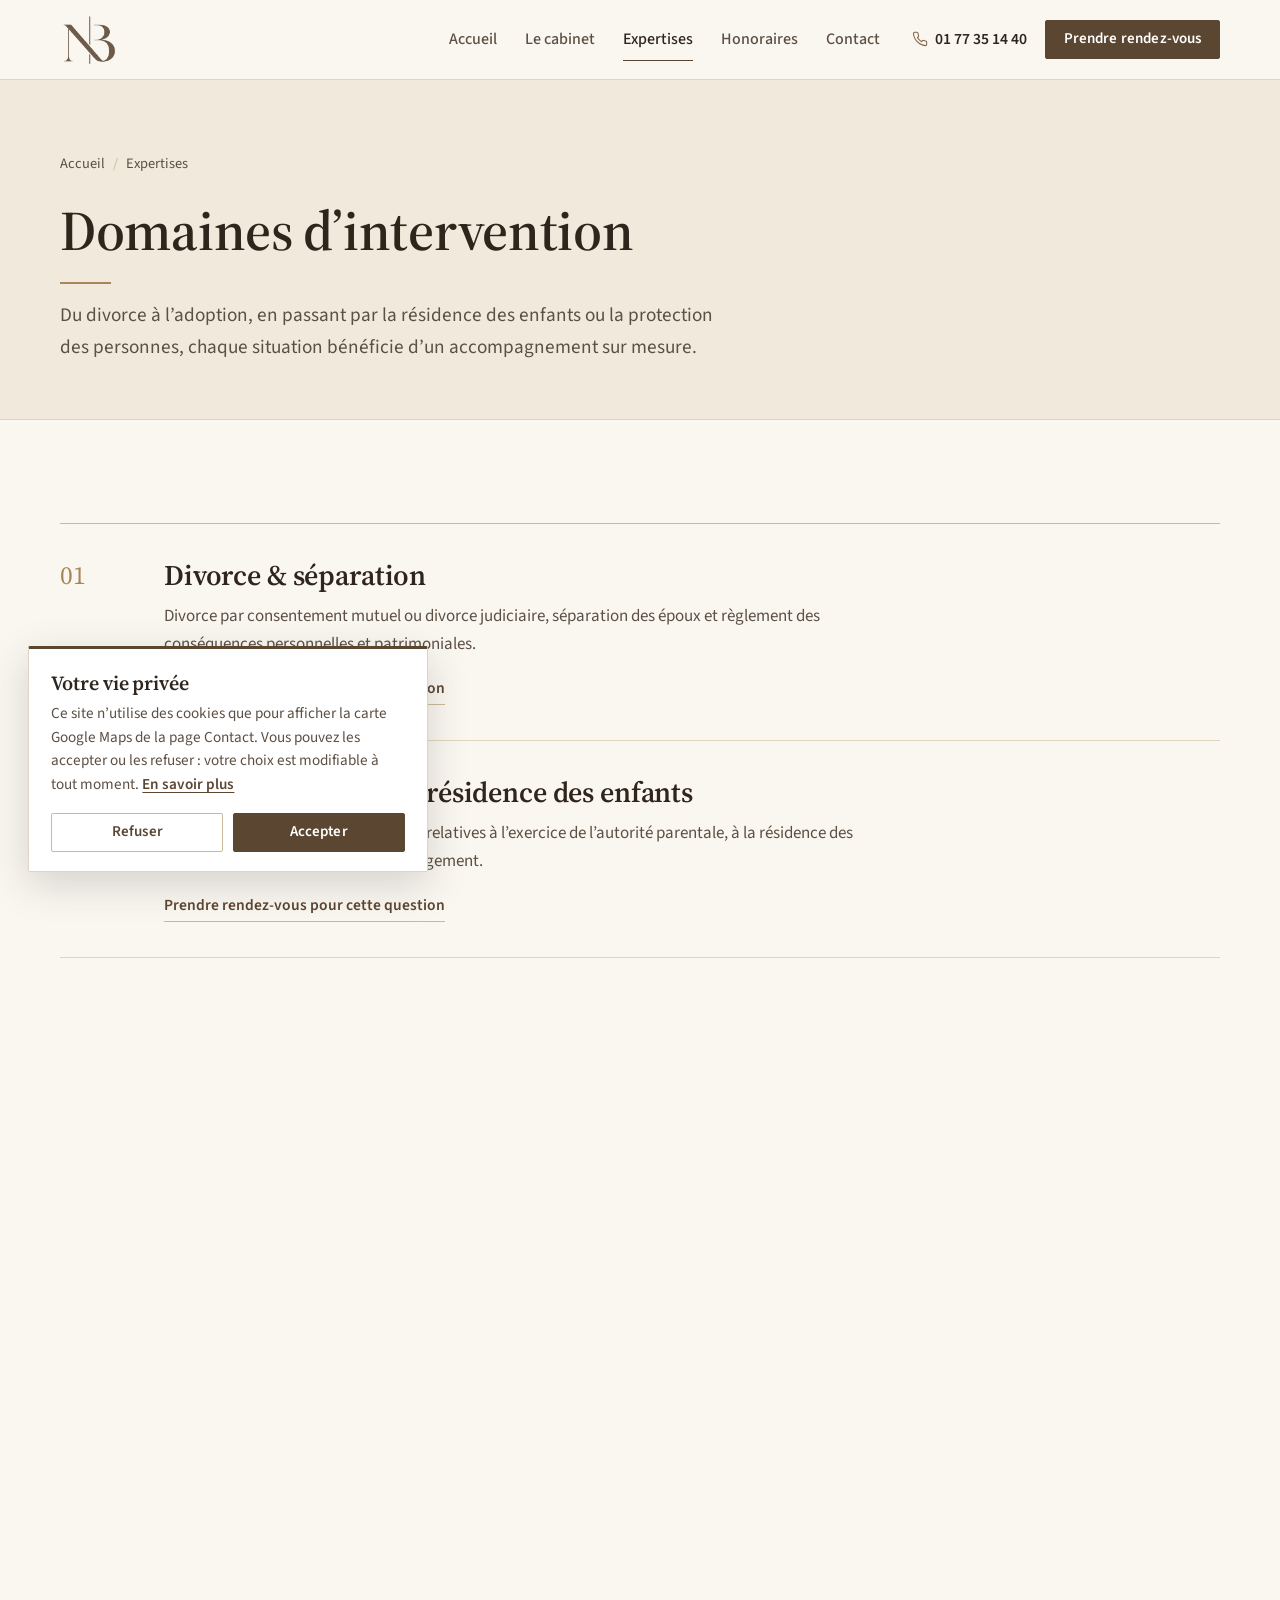
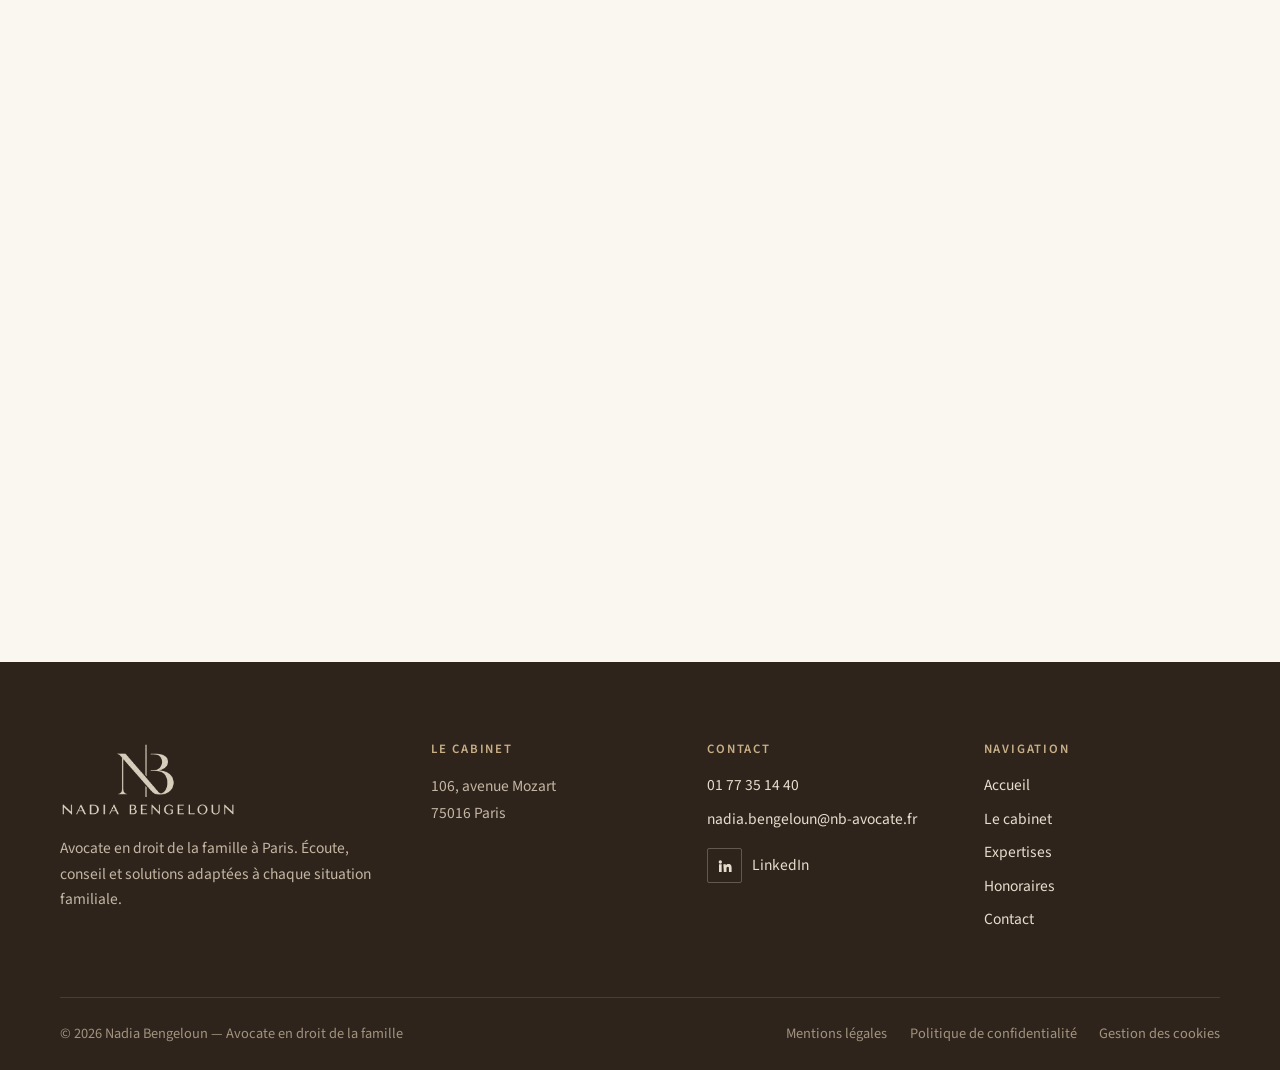
<file: practice.html>
<!doctype html>
<html lang="fr">
<head>
  <meta charset="utf-8" />
  <meta name="viewport" content="width=device-width,initial-scale=1" />
  <meta http-equiv="Content-Security-Policy" content="default-src 'self'; script-src 'self'; style-src 'self'; img-src 'self' data:; font-src 'self'; connect-src 'self' https://formspree.io; form-action 'self' https://formspree.io; frame-src https://maps.google.com https://www.google.com; object-src 'none'; base-uri 'self'; upgrade-insecure-requests" />
  <meta name="referrer" content="strict-origin-when-cross-origin" />
  <title>Expertises — Nadia Bengeloun, avocate en droit de la famille</title>
  <meta name="description" content="Domaines d’intervention : divorce et séparation, autorité parentale, pension alimentaire, filiation, protection des personnes et adoption." />
  <link rel="canonical" href="https://nb-avocate.fr/practice.html" />
  <meta property="og:type" content="website" />
  <meta property="og:title" content="Expertises — Nadia Bengeloun, avocate en droit de la famille" />
  <meta property="og:description" content="Domaines d’intervention : divorce et séparation, autorité parentale, pension alimentaire, filiation, protection des personnes et adoption." />
  <meta property="og:image" content="https://nb-avocate.fr/Logo/home.jpg" />
  <meta name="theme-color" content="#f8f4ec" />
  <link rel="preload" href="fonts/source-serif-4.woff2" as="font" type="font/woff2" crossorigin>
  <link rel="preload" href="fonts/source-sans-3.woff2" as="font" type="font/woff2" crossorigin>
  <link rel="stylesheet" href="css/styles.css">
  <link rel="icon" type="image/png" href="Logo/favicon.png">
</head>
<body>
  <a class="skip-link" href="#contenu">Aller au contenu</a>
  <header class="site-header">
    <div class="wrap">
      <a class="brand" href="index.html" aria-label="Nadia Bengeloun, avocate — accueil">
        <img src="Logo/nb-mark.png" alt="" width="200" height="174">
      </a>
      <nav id="primary-navigation" class="nav" aria-label="Navigation principale">
        <a href="index.html">Accueil</a><a href="about.html">Le cabinet</a><a href="practice.html" aria-current="page">Expertises</a><a href="honoraires.html">Honoraires</a><a href="contact.html">Contact</a>
        <a class="btn btn--primary" href="contact.html">Prendre rendez-vous</a>
      </nav>
      <div class="header-actions">
        <a class="header-phone" href="tel:+33177351440" aria-label="Appeler le cabinet au 01 77 35 14 40"><svg viewBox="0 0 24 24" fill="none" stroke="currentColor" stroke-width="1.6" stroke-linecap="round" stroke-linejoin="round" aria-hidden="true"><path d="M22 16.92v3a2 2 0 0 1-2.18 2 19.79 19.79 0 0 1-8.63-3.07 19.5 19.5 0 0 1-6-6 19.79 19.79 0 0 1-3.07-8.67A2 2 0 0 1 4.11 2h3a2 2 0 0 1 2 1.72c.13.96.36 1.9.7 2.81a2 2 0 0 1-.45 2.11L8.09 9.91a16 16 0 0 0 6 6l1.27-1.27a2 2 0 0 1 2.11-.45c.91.34 1.850.57 2.81.7A2 2 0 0 1 22 16.92z"/></svg><span>01 77 35 14 40</span></a>
        <a class="btn btn--primary btn--sm" href="contact.html">Prendre rendez-vous</a>
        <button class="menu-toggle" type="button" aria-expanded="false" aria-controls="primary-navigation" aria-label="Ouvrir le menu"><span></span><span></span><span></span></button>
      </div>
    </div>
  </header>

  <main id="contenu">
    <section class="page-hero">
      <div class="wrap">
        <ol class="breadcrumb" aria-label="Fil d’Ariane"><li><a href="index.html">Accueil</a></li><li aria-current="page">Expertises</li></ol>
        <h1>Domaines d’intervention</h1>
        <p class="lead">Du divorce à l’adoption, en passant par la résidence des enfants ou la protection des personnes, chaque situation bénéficie d’un accompagnement sur mesure.</p>
      </div>
    </section>

    <section class="section">
      <div class="wrap">
        <div class="expertise-list">
          <article class="expertise-item reveal" id="divorce">
            <span class="num" aria-hidden="true">01</span>
            <div>
              <h2>Divorce &amp; séparation</h2>
              <p>Divorce par consentement mutuel ou divorce judiciaire, séparation des époux et règlement des conséquences personnelles et patrimoniales.</p>
              <p class="item-link"><a class="link-arrow" href="contact.html?domaine=divorce">Prendre rendez-vous pour cette question</a></p>
            </div>
          </article>
          <article class="expertise-item reveal" id="autorite-parentale">
            <span class="num" aria-hidden="true">02</span>
            <div>
              <h2>Autorité parentale &amp; résidence des enfants</h2>
              <p>Accompagnement dans les questions relatives à l’exercice de l’autorité parentale, à la résidence des enfants et au droit de visite et d’hébergement.</p>
              <p class="item-link"><a class="link-arrow" href="contact.html?domaine=autorite-parentale">Prendre rendez-vous pour cette question</a></p>
            </div>
          </article>
          <article class="expertise-item reveal" id="pension-alimentaire">
            <span class="num" aria-hidden="true">03</span>
            <div>
              <h2>Pension alimentaire &amp; contribution à l’entretien des enfants</h2>
              <p>Détermination, fixation ou révision de la contribution à l’entretien et à l’éducation des enfants.</p>
              <p class="item-link"><a class="link-arrow" href="contact.html?domaine=pension-alimentaire">Prendre rendez-vous pour cette question</a></p>
            </div>
          </article>
          <article class="expertise-item reveal" id="filiation">
            <span class="num" aria-hidden="true">04</span>
            <div>
              <h2>Filiation</h2>
              <p>Accompagnement dans les procédures relatives à l’établissement ou à la contestation de la filiation.</p>
              <p class="item-link"><a class="link-arrow" href="contact.html?domaine=filiation">Prendre rendez-vous pour cette question</a></p>
            </div>
          </article>
          <article class="expertise-item reveal" id="protection">
            <span class="num" aria-hidden="true">05</span>
            <div>
              <h2>Protection des personnes</h2>
              <p>Accompagnement dans les situations de violences intrafamiliales et dans les procédures visant à assurer la protection des personnes concernées.</p>
              <p class="item-link"><a class="link-arrow" href="contact.html?domaine=protection">Prendre rendez-vous pour cette question</a></p>
            </div>
          </article>
          <article class="expertise-item reveal" id="adoption">
            <span class="num" aria-hidden="true">06</span>
            <div>
              <h2>Adoption</h2>
              <p>Conseil et accompagnement dans les démarches et procédures relatives à l’adoption.</p>
              <p class="item-link"><a class="link-arrow" href="contact.html?domaine=adoption">Prendre rendez-vous pour cette question</a></p>
            </div>
          </article>
        </div>
      </div>
    </section>

    <section class="section">
      <div class="wrap">
        <div class="cta-band reveal">
          <h2>Prendre rendez-vous</h2>
          <p>Le premier rendez-vous est gratuit. Il permet d’échanger sur votre situation et de déterminer les modalités d’accompagnement.</p>
          <div class="btn-row">
            <a class="btn btn--light" href="contact.html">Nous contacter</a>
            <a class="btn btn--outline-light" href="tel:+33177351440"><svg viewBox="0 0 24 24" fill="none" stroke="currentColor" stroke-width="1.6" stroke-linecap="round" stroke-linejoin="round" aria-hidden="true"><path d="M22 16.92v3a2 2 0 0 1-2.18 2 19.79 19.79 0 0 1-8.63-3.07 19.5 19.5 0 0 1-6-6 19.79 19.79 0 0 1-3.07-8.67A2 2 0 0 1 4.11 2h3a2 2 0 0 1 2 1.72c.13.96.36 1.9.7 2.81a2 2 0 0 1-.45 2.11L8.09 9.91a16 16 0 0 0 6 6l1.27-1.27a2 2 0 0 1 2.11-.45c.91.34 1.850.57 2.81.7A2 2 0 0 1 22 16.92z"/></svg>01 77 35 14 40</a>
          </div>
        </div>
      </div>
    </section>
  </main>

  <footer class="site-footer">
    <div class="wrap">
      <div class="footer-grid">
        <div class="footer-brand">
          <img src="Logo/logo-full-light.png" alt="Nadia Bengeloun" width="560" height="238" loading="lazy">
          <p>Avocate en droit de la famille à Paris. Écoute, conseil et solutions adaptées à chaque situation familiale.</p>
        </div>
        <div>
          <h2>Le cabinet</h2>
          <address>106, avenue Mozart<br>75016 Paris</address>
        </div>
        <div>
          <h2>Contact</h2>
          <ul class="footer-links">
            <li><a href="tel:+33177351440">01 77 35 14 40</a></li>
            <li><a href="mailto:nadia.bengeloun@nb-avocate.fr">nadia.bengeloun@nb-avocate.fr</a></li>
          </ul>
          <a class="social" href="https://www.linkedin.com/in/nadia-bengeloun-55461019a/" target="_blank" rel="noopener noreferrer" aria-label="Profil LinkedIn de Nadia Bengeloun (nouvel onglet)"><span><svg viewBox="0 0 24 24" fill="none" stroke="currentColor" stroke-width="1.6" stroke-linecap="round" stroke-linejoin="round" aria-hidden="true"><path fill="currentColor" stroke="none" d="M4.98 3.5a2.5 2.5 0 1 1 0 5 2.5 2.5 0 0 1 0-5zM3 9.5h4V21H3zM9.5 9.5h3.8v1.6h.05c.53-1 1.83-2.05 3.770-2.05 4.03 0 4.78 2.65 4.78 6.1V21h-4v-5.1c0-1.22-.02-2.78-1.7-2.78-1.7 0-1.96 1.33-1.96 2.7V21h-4z"/></svg></span>LinkedIn</a>
        </div>
        <div>
          <h2>Navigation</h2>
          <ul class="footer-links"><li><a href="index.html">Accueil</a></li><li><a href="about.html">Le cabinet</a></li><li><a href="practice.html">Expertises</a></li><li><a href="honoraires.html">Honoraires</a></li><li><a href="contact.html">Contact</a></li></ul>
        </div>
      </div>
      <div class="footer-bottom">
        <span>&copy; <span id="year">2026</span> Nadia Bengeloun — Avocate en droit de la famille</span>
        <nav class="legal-links" aria-label="Informations légales"><a href="mentions-legales.html">Mentions légales</a><a href="politique-de-confidentialite.html">Politique de confidentialité</a><button class="cookie-settings" type="button" data-cookie-settings>Gestion des cookies</button></nav>
      </div>
    </div>
  </footer>

  <div class="mobile-cta">
    <a class="btn btn--ghost" href="tel:+33177351440"><svg viewBox="0 0 24 24" fill="none" stroke="currentColor" stroke-width="1.6" stroke-linecap="round" stroke-linejoin="round" aria-hidden="true"><path d="M22 16.92v3a2 2 0 0 1-2.18 2 19.79 19.79 0 0 1-8.63-3.07 19.5 19.5 0 0 1-6-6 19.79 19.79 0 0 1-3.07-8.67A2 2 0 0 1 4.11 2h3a2 2 0 0 1 2 1.72c.13.96.36 1.9.7 2.81a2 2 0 0 1-.45 2.11L8.09 9.91a16 16 0 0 0 6 6l1.27-1.27a2 2 0 0 1 2.11-.45c.91.34 1.850.57 2.81.7A2 2 0 0 1 22 16.92z"/></svg>Appeler</a>
    <a class="btn btn--primary" href="contact.html"><svg viewBox="0 0 24 24" fill="none" stroke="currentColor" stroke-width="1.6" stroke-linecap="round" stroke-linejoin="round" aria-hidden="true"><rect x="3" y="4.5" width="18" height="16" rx="2"/><path d="M3 9.5h18M8 2.5v4M16 2.5v4"/><path d="m9 15 2 2 4-4"/></svg>Rendez-vous</a>
  </div>

  <script src="js/consent.js" defer></script>
  <script src="js/site.js" defer></script>
</body>
</html>
</file>
<file: css/styles.css>
/* ==========================================================================
   Cabinet Nadia Bengeloun — Avocate en droit de la famille
   ========================================================================== */

/* ---------- Polices (hébergées sur le site, licence SIL OFL) ---------- */
@font-face{font-family:"Source Serif 4";src:url("../fonts/source-serif-4.woff2") format("woff2");font-weight:400 700;font-style:normal;font-display:swap}
@font-face{font-family:"Source Serif 4";src:url("../fonts/source-serif-4-italic.woff2") format("woff2");font-weight:400;font-style:italic;font-display:swap}
@font-face{font-family:"Source Sans 3";src:url("../fonts/source-sans-3.woff2") format("woff2");font-weight:400 700;font-style:normal;font-display:swap}

:root{
  --brand:#5b4632;
  --accent:#806346;
  --gold:#a8865a;
  --gold-soft:#c9b089;
  --bg:#faf7f1;
  --paper:#f1e9db;
  --card:#ffffff;
  --ink:#2f251c;
  --ink-soft:#5c4f43;
  --line:#e0d4c0;
  --line-strong:#cbb999;
  --dark:#2e241b;

  --serif:"Source Serif 4",Georgia,"Times New Roman",serif;
  --sans:"Source Sans 3","Segoe UI",system-ui,-apple-system,Roboto,Arial,sans-serif;

  --radius:2px;
  --ease:cubic-bezier(.25,.6,.3,1);
  --header-h:80px;
  --wrap:1160px;
}

/* ---------- Base ---------- */
*,*::before,*::after{box-sizing:border-box}
html{scroll-behavior:smooth;-webkit-text-size-adjust:100%;scroll-padding-top:calc(var(--header-h) + 1rem)}
body{margin:0;min-height:100vh;display:flex;flex-direction:column;font-family:var(--sans);font-size:1.0625rem;line-height:1.65;color:var(--ink);background:var(--bg);-webkit-font-smoothing:antialiased;text-rendering:optimizeLegibility}
main{flex:1 0 auto}
img,svg{display:block;max-width:100%}
figure{margin:0}
a{color:var(--brand);text-decoration-thickness:1px;text-underline-offset:.18em;transition:color .2s ease}
a:hover{color:var(--accent)}
p{margin:0 0 1rem}
strong{font-weight:600;color:var(--ink)}
h1,h2,h3,h4{margin:0;font-family:var(--serif);font-weight:600;line-height:1.18;color:var(--ink);letter-spacing:-.005em}
h1{font-size:clamp(2.3rem,1.7rem + 2.6vw,3.5rem)}
h2{font-size:clamp(1.75rem,1.4rem + 1.5vw,2.4rem)}
h3{font-size:clamp(1.2rem,1.12rem + .35vw,1.38rem)}
sup{font-size:.62em;line-height:0;vertical-align:super}
em{font-style:italic}
::selection{background:var(--brand);color:#fff}
:focus-visible{outline:2px solid var(--brand);outline-offset:3px}

.wrap{width:min(100% - 2*clamp(1.1rem,4vw,2.5rem),var(--wrap));margin-inline:auto}
.section{padding-block:clamp(4rem,8vw,6.5rem)}
.section--paper{background:var(--paper)}
.section--dark{background:var(--dark);color:#ddd2c1}
.section--dark h2,.section--dark h3{color:#faf6ee}

.skip-link{position:absolute;left:1rem;top:-4rem;z-index:200;padding:.7rem 1.1rem;background:var(--brand);color:#fff;text-decoration:none;transition:top .2s ease}
.skip-link:focus{top:1rem;color:#fff}
.visually-hidden{position:absolute!important;width:1px;height:1px;margin:-1px;padding:0;overflow:hidden;clip:rect(0 0 0 0);white-space:nowrap;border:0}
a[href^="tel:"]{white-space:nowrap}

/* ---------- Typo utilitaires ---------- */
.kicker{margin:0 0 1.1rem;font-size:.8rem;font-weight:600;letter-spacing:.14em;text-transform:uppercase;color:var(--accent)}
.lead{font-size:clamp(1.08rem,1.02rem + .25vw,1.2rem);line-height:1.65;color:var(--ink-soft)}
.section--dark .lead{color:#cfc3b0}
.section-head{max-width:44rem;margin-bottom:clamp(2.2rem,4vw,3.2rem)}
.section-head h2{margin-bottom:.9rem}
.section-head .lead{margin:0}
.section-head .link-arrow{margin-top:1.2rem}
.section-head--center{margin-inline:auto;text-align:center}

/* ---------- Boutons et liens ---------- */
.btn{--btn-bg:var(--brand);--btn-fg:#fff;--btn-bd:var(--brand);--btn-fill:#3a2c21;--btn-fg-hover:#fff;position:relative;isolation:isolate;overflow:hidden;display:inline-flex;align-items:center;justify-content:center;gap:.55rem;padding:.85rem 1.5rem;border:1px solid var(--btn-bd);border-radius:var(--radius);background:var(--btn-bg);color:var(--btn-fg);font:600 1rem/1.2 var(--sans);letter-spacing:.01em;text-decoration:none;cursor:pointer;transition:color .35s ease,border-color .35s ease}
.btn::before{content:"";position:absolute;inset:-1px;z-index:-1;background:var(--btn-fill);transform:scaleX(0);transform-origin:right center;transition:transform .5s var(--ease)}
.btn:hover::before,.btn:focus-visible::before{transform:scaleX(1);transform-origin:left center}
.btn svg{width:1.05em;height:1.05em;flex:none;transition:transform .35s var(--ease)}
.btn:hover{color:var(--btn-fg-hover)}
.btn:hover svg{transform:rotate(-8deg) scale(1.08)}
.btn--ghost{--btn-bg:transparent;--btn-fg:var(--brand);--btn-bd:var(--line-strong);--btn-fill:var(--brand)}
.btn--ghost:hover{border-color:var(--brand)}
.btn--light{--btn-bg:#faf6ee;--btn-fg:var(--dark);--btn-bd:#faf6ee;--btn-fill:var(--gold-soft);--btn-fg-hover:var(--dark)}
.btn--outline-light{--btn-bg:transparent;--btn-fg:#faf6ee;--btn-bd:rgba(250,246,238,.45);--btn-fill:#faf6ee;--btn-fg-hover:var(--dark)}
.btn--outline-light:hover{border-color:#faf6ee}
.btn--sm{padding:.6rem 1.1rem;font-size:.94rem}
.btn:disabled{opacity:.6;cursor:wait}
.btn-row{display:flex;flex-wrap:wrap;gap:.75rem}

.link-arrow{display:inline-block;padding-bottom:3px;font-weight:600;font-size:.97rem;color:var(--brand);text-decoration:none;background:linear-gradient(var(--brand),var(--brand)) 0 100%/0 1px no-repeat,linear-gradient(var(--line-strong),var(--line-strong)) 0 100%/100% 1px no-repeat;transition:background-size .5s var(--ease)}
.link-arrow:hover,.expertise-card:hover .link-arrow{color:var(--brand);background-size:100% 1px,100% 1px}

/* ---------- En-tête ---------- */
.site-header{position:sticky;top:0;z-index:50;height:var(--header-h);background:var(--bg);border-bottom:1px solid var(--line);transition:box-shadow .25s ease}
.site-header.is-scrolled{box-shadow:0 1px 12px rgba(47,37,28,.08)}
.site-header .wrap{display:flex;align-items:center;gap:2rem;height:100%}
.brand{display:flex;align-items:center;gap:.85rem;margin-right:auto;color:var(--ink);text-decoration:none}
.brand img{width:auto;height:52px}
.brand-text{display:flex;flex-direction:column;line-height:1.15;padding-left:.85rem;border-left:1px solid var(--line)}
.brand-name{font-family:var(--serif);font-size:1.28rem;font-weight:600;color:var(--ink)}
.brand-role{margin-top:.15rem;font-size:.78rem;letter-spacing:.04em;color:var(--ink-soft)}
.brand:hover{color:var(--ink)}

.nav{display:flex;align-items:center;gap:1.75rem}
.nav a{position:relative;padding:.4rem 0;color:var(--ink-soft);font-size:1rem;font-weight:500;text-decoration:none}
.nav a::after{content:"";position:absolute;left:0;right:0;bottom:-.1rem;height:1px;background:var(--brand);transform:scaleX(0);transition:transform .25s var(--ease)}
.nav a:hover{color:var(--ink)}
.nav a:hover::after,.nav a[aria-current="page"]::after{transform:scaleX(1)}
.nav a[aria-current="page"]{color:var(--ink)}
.nav .btn{display:none}
.header-actions{display:flex;align-items:center;gap:1.1rem}
.header-phone{display:inline-flex;align-items:center;gap:.45rem;color:var(--ink);font-weight:600;font-size:.98rem;text-decoration:none}
.header-phone svg{width:1rem;height:1rem;color:var(--accent)}
.header-phone:hover{color:var(--brand)}
.menu-toggle{display:none;position:relative;width:44px;height:44px;padding:0;border:1px solid var(--line-strong);border-radius:var(--radius);background:transparent;cursor:pointer}
.menu-toggle span{position:absolute;left:12px;right:12px;height:1.5px;background:var(--ink);transition:transform .3s var(--ease),opacity .2s ease}
.menu-toggle span:nth-child(1){top:15px}
.menu-toggle span:nth-child(2){top:21px}
.menu-toggle span:nth-child(3){top:27px}
.menu-toggle[aria-expanded="true"] span:nth-child(1){transform:translateY(6px) rotate(45deg)}
.menu-toggle[aria-expanded="true"] span:nth-child(2){opacity:0}
.menu-toggle[aria-expanded="true"] span:nth-child(3){transform:translateY(-6px) rotate(-45deg)}

/* ---------- Hero (accueil) : photo en arrière-plan ---------- */
.hero{position:relative;isolation:isolate;overflow:hidden;display:flex;align-items:center;min-height:min(86vh,50rem);padding-block:clamp(5rem,12vw,8rem);background:var(--dark);color:#faf6ee}
.hero-media{position:absolute;inset:0;z-index:-1}
.hero-media img{width:100%;height:100%;object-fit:cover;object-position:68% 50%;animation:settle 2.4s var(--ease) both;translate:0 var(--parallax,0px)}
.hero-media::after{content:"";position:absolute;inset:0;background:linear-gradient(90deg,rgba(30,22,16,.9) 0%,rgba(30,22,16,.78) 40%,rgba(30,22,16,.35) 75%,rgba(30,22,16,.2) 100%),linear-gradient(0deg,rgba(30,22,16,.45),rgba(30,22,16,0) 40%)}
.hero .wrap{position:relative}
.hero-copy{max-width:40rem}
.hero .kicker{color:var(--gold-soft)}
.hero h1{margin-bottom:1.3rem;color:#faf6ee}
.hero .lead{max-width:36rem;margin-bottom:2.1rem;color:#e4d9c7}
.hero-facts{display:flex;flex-wrap:wrap;gap:.4rem 0;margin:2.6rem 0 0;padding:0;list-style:none;font-size:.95rem;color:#d6c9b4}
.hero-facts li{padding-right:1rem;margin-right:1rem;border-right:1px solid rgba(250,246,238,.3)}
.hero-facts li:last-child{border-right:0;margin-right:0;padding-right:0}
.hero-copy > *{animation:fade-up .8s var(--ease) both}
.hero-copy > *:nth-child(1){animation-delay:.25s}
.hero-copy > *:nth-child(2){animation-delay:.35s}
.hero-copy > *:nth-child(3){animation-delay:.45s}
.hero-copy > *:nth-child(4){animation-delay:.55s}
.hero-copy > *:nth-child(5){animation-delay:.65s}
@keyframes fade-up{from{opacity:0;transform:translateY(10px)}to{opacity:1;transform:none}}
@keyframes fade{from{opacity:0}to{opacity:1}}
@keyframes wipe{from{clip-path:inset(0 0 0 100%)}to{clip-path:inset(0 0 0 0)}}
@keyframes settle{from{transform:scale(1.15)}to{transform:scale(1.04)}}
@keyframes draw{from{transform:scaleX(0)}to{transform:scaleX(1)}}

/* ---------- Bandeau de réassurance ---------- */
.trust{background:var(--bg);border-bottom:1px solid var(--line)}
.trust .wrap{display:grid;grid-template-columns:repeat(4,1fr)}
.trust-item{padding:1.6rem 1.4rem;border-left:1px solid var(--line)}
.trust-item:first-child{border-left:0;padding-left:0}
.trust-item strong{display:block;font-family:var(--serif);font-size:1.45rem;font-weight:600;color:var(--brand);line-height:1.2}
.trust-item span{font-size:.92rem;color:var(--ink-soft)}
.trust-item strong span{font-size:inherit;color:inherit;font-variant-numeric:tabular-nums}

/* ---------- Domaines d'intervention (accueil) ---------- */
.expertise-grid{display:grid;grid-template-columns:repeat(3,1fr);gap:0 2.5rem}
.expertise-card{display:flex;flex-direction:column;padding:1.8rem 0 2.2rem;border-top:1px solid var(--line-strong);color:inherit;text-decoration:none}
.card-num{margin-bottom:.9rem;font-family:var(--serif);font-size:.95rem;color:var(--gold)}
.expertise-card h3{margin-bottom:.7rem;transition:color .2s ease}
.expertise-card p{flex:1;margin-bottom:1.1rem;font-size:.98rem;color:var(--ink-soft)}
.expertise-card:hover{color:inherit}
.expertise-card:hover h3{color:var(--accent)}

/* ---------- Déroulement (étapes) ---------- */
.steps{display:grid;grid-template-columns:repeat(4,1fr);gap:2rem;margin:0;padding:0;list-style:none;counter-reset:step}
.step{padding-top:1.4rem;border-top:2px solid var(--brand);counter-increment:step}
.step::before{content:counter(step,decimal-leading-zero);display:block;margin-bottom:.8rem;font-family:var(--serif);font-size:1rem;color:var(--gold)}
.step h3{margin-bottom:.5rem}
.step p{margin:0;font-size:.98rem;color:var(--ink-soft)}

/* ---------- Le cabinet (bloc sombre) ---------- */
.about-split{display:grid;grid-template-columns:.9fr 1.1fr;gap:clamp(2.5rem,6vw,5rem);align-items:start}
.quote{margin:0;padding-left:1.6rem;border-left:2px solid var(--gold);font-family:var(--serif);font-size:clamp(1.45rem,1.2rem + 1vw,1.9rem);font-style:italic;line-height:1.4;color:#faf6ee}
.quote-sign{display:flex;align-items:center;gap:1rem;margin-top:1.8rem;padding-left:1.6rem}
.quote-sign img{width:2.6rem;height:auto}
.quote-sign strong{display:block;color:#faf6ee;font-family:var(--serif);font-weight:600}
.quote-sign span{font-size:.92rem;color:var(--gold-soft)}
.about-split h2{margin-bottom:1rem}
.values{margin:1.8rem 0 2.2rem;padding:0;list-style:none}
.values li{padding:1.1rem 0;border-top:1px solid rgba(250,246,238,.14)}
.values li:last-child{border-bottom:1px solid rgba(250,246,238,.14)}
.values strong{display:block;margin-bottom:.15rem;color:#faf6ee;font-family:var(--serif);font-size:1.15rem;font-weight:600}
.values span{font-size:.98rem;color:#c9bca8}
.values--light li{border-color:var(--line)!important}
.values--light strong{color:var(--ink)}
.values--light span{color:var(--ink-soft)}

/* ---------- Honoraires ---------- */
.pricing{display:grid;grid-template-columns:repeat(2,1fr);gap:1.5rem}
.price-card{display:flex;flex-direction:column;padding:2rem 2rem 1.8rem;border:1px solid var(--line);border-top:3px solid var(--line-strong);border-radius:var(--radius);background:var(--card)}
.price-card--featured{border-top-color:var(--brand)}
.price-tag{margin-bottom:.6rem;font-size:.78rem;font-weight:600;letter-spacing:.12em;text-transform:uppercase;color:var(--accent)}
.price-card h3{margin-bottom:1rem}
.price{display:flex;align-items:baseline;gap:.45rem;margin-bottom:1rem;font-family:var(--serif);color:var(--ink)}
.price b{font-size:2.6rem;font-weight:600;line-height:1}
.price span{font-family:var(--sans);font-size:1rem;color:var(--ink-soft)}
.price-card p{color:var(--ink-soft)}
.price-card ul{margin:auto 0 0;padding:1.2rem 0 0;border-top:1px solid var(--line);list-style:none}
.price-card li{position:relative;padding:.25rem 0 .25rem 1.3rem;font-size:.97rem}
.price-card li::before{content:"";position:absolute;left:0;top:.95em;width:.6rem;height:1px;background:var(--gold)}
.note{display:flex;gap:1rem;margin-top:1.25rem;padding:1.2rem 1.4rem;border-left:2px solid var(--gold);background:var(--paper);font-size:.98rem;color:var(--ink-soft)}
.note svg{width:1.25rem;height:1.25rem;margin-top:.2rem;color:var(--accent);flex:none}
.note p:last-child{margin:0}
.section--paper .note{background:var(--card)}
.center-link{margin:2.2rem 0 0;text-align:center}

/* ---------- FAQ ---------- */
.faq-layout{display:grid;grid-template-columns:.8fr 1.2fr;gap:clamp(2rem,6vw,5rem);align-items:start}
.faq-layout .section-head{position:sticky;top:calc(var(--header-h) + 2rem)}
.faq{border-top:1px solid var(--line-strong)}
.faq details{border-bottom:1px solid var(--line-strong)}
.faq summary{display:flex;align-items:baseline;justify-content:space-between;gap:1.5rem;padding:1.25rem 0;font-family:var(--serif);font-size:1.18rem;font-weight:600;line-height:1.35;cursor:pointer;list-style:none;transition:color .2s ease}
.faq summary::-webkit-details-marker{display:none}
.faq summary::after{content:"+";flex:none;font-family:var(--sans);font-size:1.4rem;font-weight:400;line-height:1;color:var(--accent)}
.faq details[open] summary::after{content:"−"}
.faq summary:hover{color:var(--accent)}
.faq .answer{padding:0 2.5rem 1.4rem 0;color:var(--ink-soft)}
.faq .answer p:last-child{margin:0}

/* ---------- Appel à l'action ---------- */
.cta-band{display:grid;grid-template-columns:1fr auto;gap:.5rem 3rem;align-items:center;padding:clamp(2.2rem,5vw,3.2rem) clamp(1.6rem,5vw,3.5rem);border-radius:var(--radius);background:var(--dark);color:#d6cab8}
.cta-band h2{grid-column:1;margin:0;color:#faf6ee}
.cta-band .btn-row{grid-column:2;grid-row:1/3}
.cta-band p{grid-column:1;max-width:38rem;margin:0;color:#cfc3b0}

/* ---------- En-tête des pages intérieures ---------- */
.page-hero{padding-block:clamp(3rem,6vw,4.5rem) clamp(2.5rem,5vw,3.5rem);background:var(--paper);border-bottom:1px solid var(--line)}
.page-hero h1{max-width:44rem;margin-bottom:1rem}
.page-hero .lead{max-width:42rem;margin:0}
.breadcrumb{display:flex;flex-wrap:wrap;gap:.5rem;margin:0 0 1.4rem;padding:0;list-style:none;font-size:.9rem;color:var(--ink-soft)}
.breadcrumb li+li::before{content:"/";margin-right:.5rem;color:var(--line-strong)}
.breadcrumb a{color:inherit;text-decoration:none}
.breadcrumb a:hover{color:var(--brand);text-decoration:underline}

/* ---------- Contenu éditorial ---------- */
.prose{max-width:44rem}
.prose h2{margin:2.6rem 0 1rem;font-size:clamp(1.55rem,1.3rem + 1vw,2rem)}
.prose h2:first-child{margin-top:0}
.two-col{display:grid;grid-template-columns:1.2fr .8fr;gap:clamp(2.5rem,6vw,5rem);align-items:start}
.aside-card{position:sticky;top:calc(var(--header-h) + 2rem);padding:2rem;border-radius:var(--radius);background:var(--dark);color:#cfc3b0}
.aside-card img{width:3rem;height:auto;margin-bottom:1.2rem}
.aside-card h3{margin-bottom:.8rem;color:#faf6ee}
.aside-card p{font-size:.98rem}
.aside-card .btn{width:100%;margin-top:.5rem}
.aside-card .contact-lines{display:grid;gap:.35rem;margin:1.2rem 0 1rem;padding:1.2rem 0 0;border-top:1px solid rgba(250,246,238,.14);font-size:.97rem}
.aside-card .contact-lines a{color:#faf6ee;text-decoration:none}
.aside-card .contact-lines a:hover{text-decoration:underline}

/* Page expertises */
.expertise-list{border-top:1px solid var(--line-strong)}
.expertise-item{display:grid;grid-template-columns:5rem 1fr;gap:1.5rem;padding:2.2rem 0;border-bottom:1px solid var(--line)}
.expertise-item .num{font-family:var(--serif);font-size:1.6rem;line-height:1.3;color:var(--gold)}
.expertise-item h2{margin-bottom:.6rem;font-size:clamp(1.45rem,1.3rem + .6vw,1.8rem)}
.expertise-item p{max-width:46rem;margin:0;color:var(--ink-soft)}
.expertise-item .item-link{margin-top:1rem}

/* ---------- Contact ---------- */
.contact-layout{display:grid;grid-template-columns:.85fr 1.15fr;gap:clamp(2rem,5vw,4.5rem);align-items:start}
.contact-cards{border-top:1px solid var(--line-strong)}
.contact-card{display:flex;align-items:flex-start;gap:1rem;padding:1.1rem 0;border-bottom:1px solid var(--line);color:inherit;text-decoration:none}
a.contact-card:hover{color:inherit}
a.contact-card:hover span:last-child{color:var(--accent)}
.contact-card .icon{display:block;width:1.25rem;margin-top:.2rem;color:var(--accent);flex:none}
.contact-card .icon svg{width:1.25rem;height:1.25rem}
.contact-card small{display:block;margin-bottom:.1rem;font-size:.8rem;font-weight:600;letter-spacing:.1em;text-transform:uppercase;color:var(--ink-soft)}
.contact-card span{display:block;font-weight:600;overflow-wrap:anywhere;transition:color .2s ease}
.map{overflow:hidden;margin-top:1.6rem;border:1px solid var(--line);border-radius:var(--radius);background:var(--paper)}
.map iframe{display:block;width:100%;height:16rem;border:0}

.form-card{padding:clamp(1.6rem,4vw,2.5rem);border:1px solid var(--line);border-top:3px solid var(--brand);border-radius:var(--radius);background:var(--card)}
.form-card h2{margin-bottom:.5rem;font-size:clamp(1.6rem,1.35rem + 1vw,2rem)}
.form-card > p{color:var(--ink-soft)}
.form-grid{display:grid;grid-template-columns:1fr 1fr;gap:1.1rem 1rem;margin-top:1.5rem}
.field{display:flex;flex-direction:column;gap:.4rem}
.field--full{grid-column:1/-1}
.field label{font-size:.94rem;font-weight:600;color:var(--ink)}
.field label .opt{font-weight:400;color:var(--ink-soft)}
.field input,.field select,.field textarea{width:100%;padding:.8rem .9rem;border:1px solid var(--line-strong);border-radius:var(--radius);background:#fff;color:var(--ink);font:inherit;font-size:1rem;transition:border-color .2s ease,box-shadow .2s ease}
.field select{appearance:none;padding-right:2.6rem;background:#fff url("data:image/svg+xml,%3Csvg xmlns='http://www.w3.org/2000/svg' viewBox='0 0 24 24' fill='none' stroke='%235b4632' stroke-width='2' stroke-linecap='round' stroke-linejoin='round'%3E%3Cpath d='m6 9 6 6 6-6'/%3E%3C/svg%3E") right .9rem center/1rem no-repeat}
.field textarea{min-height:9rem;resize:vertical}
.field input:focus,.field select:focus,.field textarea:focus{outline:none;border-color:var(--brand);box-shadow:0 0 0 3px rgba(91,70,50,.12)}
.consent{display:flex;gap:.7rem;align-items:flex-start;font-size:.92rem;color:var(--ink-soft)}
.consent input{width:1.1rem;height:1.1rem;margin-top:.2rem;accent-color:var(--brand);flex:none}
.consent a{color:var(--brand)}
.form-actions{display:flex;flex-wrap:wrap;align-items:center;gap:1rem;margin-top:.3rem}
.form-actions small{font-size:.92rem;color:var(--ink-soft)}
.form-status{margin:1rem 0 0;padding:.9rem 1.1rem;border-left:2px solid #8a2f23;background:#f7e9e5;color:#8a2f23;font-size:.95rem}

.message-dialog{width:min(28rem,calc(100% - 2rem));padding:2.2rem 2rem 1.8rem;border:1px solid var(--line);border-top:3px solid var(--brand);border-radius:var(--radius);background:var(--card);color:var(--ink);text-align:center;box-shadow:0 20px 50px rgba(47,37,28,.25)}
.message-dialog[open]{animation:fade-up .3s var(--ease) both}
.message-dialog::backdrop{background:rgba(47,37,28,.5)}
.message-dialog .icon{display:block;width:2.4rem;margin:0 auto 1rem;color:var(--brand)}
.message-dialog .icon svg{width:2.4rem;height:2.4rem}
.message-dialog h2{margin-bottom:.6rem;font-size:1.7rem}
.message-dialog p{color:var(--ink-soft)}
.message-dialog form{margin-top:1.3rem}

/* ---------- Pied de page ---------- */
.site-footer{padding-top:clamp(3.5rem,7vw,5rem);background:var(--dark);color:#c3b6a3;font-size:.97rem}
.footer-grid{display:grid;grid-template-columns:1.4fr 1fr 1fr 1fr;gap:2.5rem}
.footer-brand img{width:11rem;height:auto;margin-bottom:1.2rem}
.footer-brand p{max-width:20rem}
.site-footer h2{margin-bottom:1rem;font-family:var(--sans);font-size:.8rem;font-weight:600;letter-spacing:.14em;text-transform:uppercase;color:var(--gold-soft)}
.footer-links{display:grid;gap:.5rem;margin:0 0 1rem;padding:0;list-style:none;overflow-wrap:anywhere}
.site-footer a{color:#e7ddcd;text-decoration:none}
.site-footer a:hover{color:#fff;text-decoration:underline}
.site-footer address{font-style:normal;line-height:1.75}
.social{display:inline-flex;align-items:center;gap:.6rem}
.social span{display:grid;place-items:center;width:2.2rem;height:2.2rem;border:1px solid rgba(250,246,238,.25);border-radius:var(--radius);transition:background-color .2s ease,border-color .2s ease}
.social svg{width:1rem;height:1rem}
.social:hover{text-decoration:none!important}
.social:hover span{background:#faf6ee;border-color:#faf6ee;color:var(--dark)}
.footer-bottom{display:flex;flex-wrap:wrap;justify-content:space-between;gap:1rem;margin-top:3rem;padding-block:1.5rem;border-top:1px solid rgba(250,246,238,.12);font-size:.9rem;color:#a2937f}
.legal-links{display:flex;flex-wrap:wrap;gap:.4rem 1.4rem}
.site-footer .legal-links a{color:#a2937f}
.site-footer .legal-links a:hover{color:#e7ddcd}

/* ---------- Barre d'action mobile ---------- */
.mobile-cta{display:none}

/* ---------- Apparition au défilement (discrète) ---------- */
.js .reveal{opacity:0;transform:translateY(26px);transition:opacity .9s ease,transform 1s var(--ease)}
.js .reveal.is-visible{opacity:1;transform:none}
.js .reveal-group > .reveal:nth-child(2){transition-delay:.1s}
.js .reveal-group > .reveal:nth-child(3){transition-delay:.2s}
.js .reveal-group > .reveal:nth-child(4){transition-delay:.3s}
.js .reveal-group > .reveal:nth-child(5){transition-delay:.4s}
.js .reveal-group > .reveal:nth-child(6){transition-delay:.5s}

/* ---------- Pages légales ---------- */
.page-hero--compact{padding-block:clamp(2.6rem,5vw,3.8rem) clamp(2.2rem,4vw,3rem)}
.section--legal{padding-block:clamp(3rem,6vw,4.5rem)}
.legal{max-width:48rem}
.legal h2{margin:2.6rem 0 1rem;padding-top:2rem;border-top:1px solid var(--line);font-size:clamp(1.4rem,1.25rem + .7vw,1.75rem)}
.legal h2:first-child{margin-top:0;padding-top:0;border-top:0}
.legal ul{margin:0 0 1rem;padding-left:1.2rem}
.legal li{margin-bottom:.3rem}
.legal-list{display:grid;grid-template-columns:minmax(11rem,auto) 1fr;margin:0;border-top:1px solid var(--line-strong)}
.legal-list dt,.legal-list dd{margin:0;padding:.8rem 0;border-bottom:1px solid var(--line)}
.legal-list dt{padding-right:1.5rem;font-weight:600;font-size:.95rem;color:var(--ink-soft)}
.legal-list dd{overflow-wrap:anywhere}
.todo{padding:.05em .35em;background:#f6dfa6;color:#5a3d0c;font-weight:600}
.legal-date{margin-top:2.5rem;font-size:.92rem;color:var(--ink-soft)}

/* ---------- Carte en attente de consentement ---------- */
.map-placeholder{display:flex;flex-direction:column;align-items:center;justify-content:center;gap:.9rem;min-height:16rem;padding:1.6rem;text-align:center;background:var(--paper)}
.map-placeholder[hidden]{display:none}
.map-placeholder .icon{display:block;width:1.6rem;color:var(--accent)}
.map-placeholder .icon svg{width:1.6rem;height:1.6rem}
.map-placeholder p{max-width:22rem;margin:0;font-size:.95rem;color:var(--ink-soft)}
.map-placeholder strong{display:block;margin-bottom:.25rem;color:var(--ink)}
.map-placeholder .btn-row{justify-content:center}

/* ---------- Bandeau cookies ---------- */
.cookie-banner{position:fixed;z-index:70;left:clamp(1rem,3vw,1.75rem);bottom:clamp(1rem,3vw,1.75rem);width:min(25rem,calc(100% - 2rem));padding:1.4rem 1.4rem 1.2rem;border:1px solid var(--line);border-top:3px solid var(--brand);border-radius:var(--radius);background:var(--card);box-shadow:0 12px 40px rgba(47,37,28,.18);opacity:0;transform:translateY(10px);transition:opacity .3s ease,transform .35s var(--ease)}
.cookie-banner[hidden]{display:none}
.cookie-banner.is-visible{opacity:1;transform:none}
.cookie-banner h2{margin-bottom:.45rem;font-size:1.25rem}
.cookie-banner p{margin-bottom:1rem;font-size:.95rem;line-height:1.55;color:var(--ink-soft)}
.cookie-banner p a{color:var(--brand);font-weight:600}
.cookie-actions{display:grid;grid-template-columns:1fr 1fr;gap:.6rem}
.cookie-settings{padding:0;border:0;background:none;color:#a2937f;font:inherit;cursor:pointer;transition:color .2s ease}
.cookie-settings:hover{color:#e7ddcd;text-decoration:underline}
.cookie-settings--inline{color:var(--brand);font-weight:600;text-decoration:underline;text-underline-offset:.18em}
.cookie-settings--inline:hover{color:var(--accent)}

/* ---------- Présentation (page Le cabinet) ---------- */
.section--flush{padding-top:0}
.section--flush .wrap{padding-top:clamp(3rem,6vw,4.5rem);border-top:1px solid var(--line)}
.bio{display:grid;grid-template-columns:minmax(0,5fr) minmax(0,7fr);gap:clamp(2.5rem,6vw,5.5rem);align-items:center}
.bio-photo{max-width:26rem;margin:1.2rem 0 0 1.2rem}
.bio-frame{position:relative;isolation:isolate}
.bio-frame::before{content:"";position:absolute;inset:-1.2rem 1.2rem 1.2rem -1.2rem;border:1px solid var(--gold);z-index:-1;transition:transform .8s var(--ease)}
.bio-frame img{width:100%;height:auto;aspect-ratio:4/5;object-fit:cover;object-position:50% 22%;border-radius:var(--radius);background:var(--paper)}
.bio-photo:hover .bio-frame::before{transform:translate(-.4rem,-.4rem)}
.bio-photo figcaption{display:flex;flex-direction:column;margin-top:1rem;padding-left:1rem;border-left:2px solid var(--gold)}
.bio-photo figcaption strong{font-family:var(--serif);font-size:1.15rem}
.bio-photo figcaption span{font-size:.92rem;color:var(--ink-soft)}
.bio-text{max-width:42rem}
.bio-text h2{margin-bottom:1.2rem}
.bio-text p{color:var(--ink-soft)}
.bio-text .lead{color:var(--ink)}
.bio-current{margin-top:1.6rem;padding-top:1.2rem;border-top:1px solid var(--line);font-weight:600;color:var(--ink)!important}
.js .bio-photo.reveal:not(.is-visible) .bio-frame::before{transform:translate(1.2rem,-1.2rem);opacity:0}
.js .bio-photo.reveal .bio-frame::before{transition:transform 1.1s var(--ease) .3s,opacity .8s ease .3s}
@media (max-width:900px){
  .bio{grid-template-columns:1fr}
  .bio-photo{max-width:20rem}
}
@media (prefers-reduced-motion:reduce){
  .js .bio-photo.reveal:not(.is-visible) .bio-frame::before{transform:none;opacity:1}
}

/* ==========================================================================
   Responsive
   ========================================================================== */
@media (max-width:1080px){
  .header-phone span{display:none}
  .nav{gap:1.3rem}
  .footer-grid{grid-template-columns:1fr 1fr}
}

@media (max-width:900px){
  :root{--header-h:70px}
  .brand img{height:44px}
  .brand-name{font-size:1.15rem}
  .menu-toggle{display:block}
  .header-actions .btn,.header-phone{display:none}
  .nav{position:fixed;inset:var(--header-h) 0 auto 0;flex-direction:column;align-items:stretch;gap:0;padding:.6rem clamp(1.1rem,4vw,2.5rem) 1.5rem;background:var(--bg);border-bottom:1px solid var(--line);box-shadow:0 18px 30px -18px rgba(47,37,28,.25);opacity:0;visibility:hidden;transform:translateY(-6px);transition:opacity .25s ease,transform .3s var(--ease),visibility 0s linear .3s}
  .nav.is-open{opacity:1;visibility:visible;transform:none;transition:opacity .25s ease,transform .3s var(--ease),visibility 0s}
  .nav a{padding:.95rem 0;border-bottom:1px solid var(--line);font-size:1.1rem;color:var(--ink)}
  .nav a::after{display:none}
  .nav a[aria-current="page"]{color:var(--brand);font-weight:600}
  .nav .btn{display:inline-flex;margin-top:1.2rem;padding:.9rem 1.4rem;border-bottom:1px solid var(--brand);color:#fff}
  .nav .btn:hover{color:#fff}

  .hero{min-height:auto}
  .hero-media::after{background:linear-gradient(180deg,rgba(30,22,16,.7),rgba(30,22,16,.85))}
  .trust .wrap{grid-template-columns:repeat(2,1fr)}
  .trust-item{padding-left:1.4rem}
  .trust-item:nth-child(odd){border-left:0;padding-left:0}
  .trust-item:nth-child(n+3){border-top:1px solid var(--line)}
  .expertise-grid{grid-template-columns:repeat(2,1fr)}
  .steps{grid-template-columns:repeat(2,1fr);row-gap:2.2rem}
  .about-split,.faq-layout,.two-col,.contact-layout{grid-template-columns:1fr}
  .faq-layout .section-head,.aside-card{position:static}
  .pricing{grid-template-columns:1fr}
  .cta-band{grid-template-columns:1fr}
  .cta-band h2,.cta-band p,.cta-band .btn-row{grid-column:auto;grid-row:auto}
  .cta-band .btn-row{margin-top:1rem}

  /* Barre d'appel fixe en bas de l'écran sur mobile */
  .mobile-cta{position:fixed;z-index:40;left:0;right:0;bottom:0;display:grid;grid-template-columns:1fr 1fr;gap:.6rem;padding:.65rem clamp(1.1rem,4vw,2.5rem) calc(.65rem + env(safe-area-inset-bottom));background:var(--bg);border-top:1px solid var(--line);transform:translateY(110%);transition:transform .3s var(--ease)}
  .mobile-cta.is-visible{transform:none}
  .mobile-cta .btn{padding:.8rem 1rem;font-size:.97rem}
  .site-footer{padding-bottom:4.5rem}
  .cookie-banner{left:1rem;right:1rem;width:auto;bottom:calc(5rem + env(safe-area-inset-bottom))}
}

@media (max-width:640px){
  .brand-role{display:none}
  .brand-text{padding-left:.7rem}
  .expertise-grid,.steps,.footer-grid,.form-grid{grid-template-columns:1fr}
  .expertise-item{grid-template-columns:1fr;gap:.4rem}
  .hero-facts{flex-direction:column}
  .hero-facts li{border-right:0;margin-right:0;padding-right:0}
  .btn-row .btn{flex:1 1 100%}
  .legal-list{grid-template-columns:1fr}
  .legal-list dt{padding-bottom:0;border-bottom:0}
}

@media (prefers-reduced-motion:reduce){
  html{scroll-behavior:auto}
  *,*::before,*::after{animation-duration:.01ms!important;animation-iteration-count:1!important;animation-delay:0s!important;transition-duration:.01ms!important;transition-delay:0s!important}
  .js .reveal{opacity:1;transform:none}
}

/* ==========================================================================
   Animations
   ========================================================================== */

/* Barre de progression de lecture */
.scroll-progress{position:fixed;z-index:60;top:0;left:0;right:0;height:2px;background:var(--gold);transform:scaleX(0);transform-origin:left center;pointer-events:none}

/* Filet devant l'accroche du hero */
.kicker{display:flex;align-items:center;gap:.9rem}
.kicker::before{content:"";width:2.6rem;height:1px;background:currentColor;transform-origin:left center;animation:draw .9s var(--ease) .35s both}

/* Filet doré qui se trace sous les titres */
.section-head h2::after,.page-hero h1::after{content:"";display:block;width:3.2rem;height:2px;margin-top:1.1rem;background:var(--gold);transform-origin:left center;transition:transform 1s var(--ease) .25s}
.section-head--center h2::after{margin-inline:auto;transform-origin:center}
.js .section-head.reveal:not(.is-visible) h2::after{transform:scaleX(0)}
.page-hero h1::after{animation:draw 1s var(--ease) .4s both}

/* Domaines : filet doré au survol, numéro qui glisse */
.expertise-card{position:relative}
.expertise-card::before{content:"";position:absolute;left:0;right:0;top:-1px;height:2px;background:var(--gold);transform:scaleX(0);transform-origin:left center;transition:transform .6s var(--ease)}
.expertise-card:hover::before{transform:scaleX(1)}
.card-num{transition:transform .5s var(--ease),color .3s ease}
.expertise-card:hover .card-num{transform:translateX(6px);color:var(--brand)}
.expertise-item{position:relative}
.expertise-item::before{content:"";position:absolute;left:0;top:-1px;width:100%;height:2px;background:var(--gold);transform:scaleX(0);transform-origin:left center;transition:transform .7s var(--ease)}
.expertise-item:hover::before{transform:scaleX(1)}
.expertise-item .num{transition:transform .5s var(--ease)}
.expertise-item:hover .num{transform:translateX(6px)}

/* Étapes : le filet supérieur se dessine l'un après l'autre */
.step{position:relative;border-top-color:var(--line-strong)}
.step::after{content:"";position:absolute;left:0;right:0;top:-2px;height:2px;background:var(--brand);transform-origin:left center;transition:transform 1.1s var(--ease)}
.step:nth-child(1)::after{transition-delay:.35s}
.step:nth-child(2)::after{transition-delay:.6s}
.step:nth-child(3)::after{transition-delay:.85s}
.step:nth-child(4)::after{transition-delay:1.1s}
.js .step.reveal:not(.is-visible)::after{transform:scaleX(0)}

/* Citation : le filet vertical se trace */
.quote{position:relative;border-left:0}
.quote::before{content:"";position:absolute;left:0;top:0;bottom:0;width:2px;background:var(--gold);transform-origin:top center;transition:transform 1.2s var(--ease) .3s}
.js .reveal:not(.is-visible) .quote::before{transform:scaleY(0)}

/* Valeurs : léger décalage au survol */
.values li{transition:padding-left .4s var(--ease)}
.values li:hover{padding-left:.6rem}
.values strong{transition:color .3s ease}
.values li:hover strong{color:var(--gold-soft)}
.values--light li:hover strong{color:var(--accent)}

/* Cartes d'honoraires, coordonnées */
.price-card{transition:transform .5s var(--ease),box-shadow .5s var(--ease),border-top-color .4s ease}
.price-card:hover,.js .price-card.reveal.is-visible:hover{transform:translateY(-5px);box-shadow:0 22px 40px -24px rgba(47,37,28,.35);border-top-color:var(--brand)}
.contact-card .icon{transition:transform .4s var(--ease)}
a.contact-card:hover .icon{transform:translateX(4px)}

/* FAQ : ouverture animée */
.faq summary::after{transition:transform .4s var(--ease)}
.faq details[open] summary::after{content:"+";transform:rotate(45deg)}
.faq details[open] .answer{animation:fade-up .5s var(--ease) both}

/* Bandeau d'appel : les boutons arrivent en second */
.js .cta-band.reveal .btn-row{opacity:0;transform:translateX(16px);transition:opacity .8s ease .35s,transform .9s var(--ease) .35s}
.js .cta-band.reveal.is-visible .btn-row{opacity:1;transform:none}

/* Chiffres clés */
.trust-item strong{transition:color .3s ease}
.trust-item:hover strong{color:var(--accent)}

@media (prefers-reduced-motion:reduce){
  .scroll-progress{display:none}
  .js .section-head.reveal:not(.is-visible) h2::after,.js .step.reveal:not(.is-visible)::after{transform:none}
  .js .reveal:not(.is-visible) .quote::before{transform:none}
  .hero-media img{translate:none}
  .js .cta-band.reveal .btn-row{opacity:1;transform:none}
}
</file>
